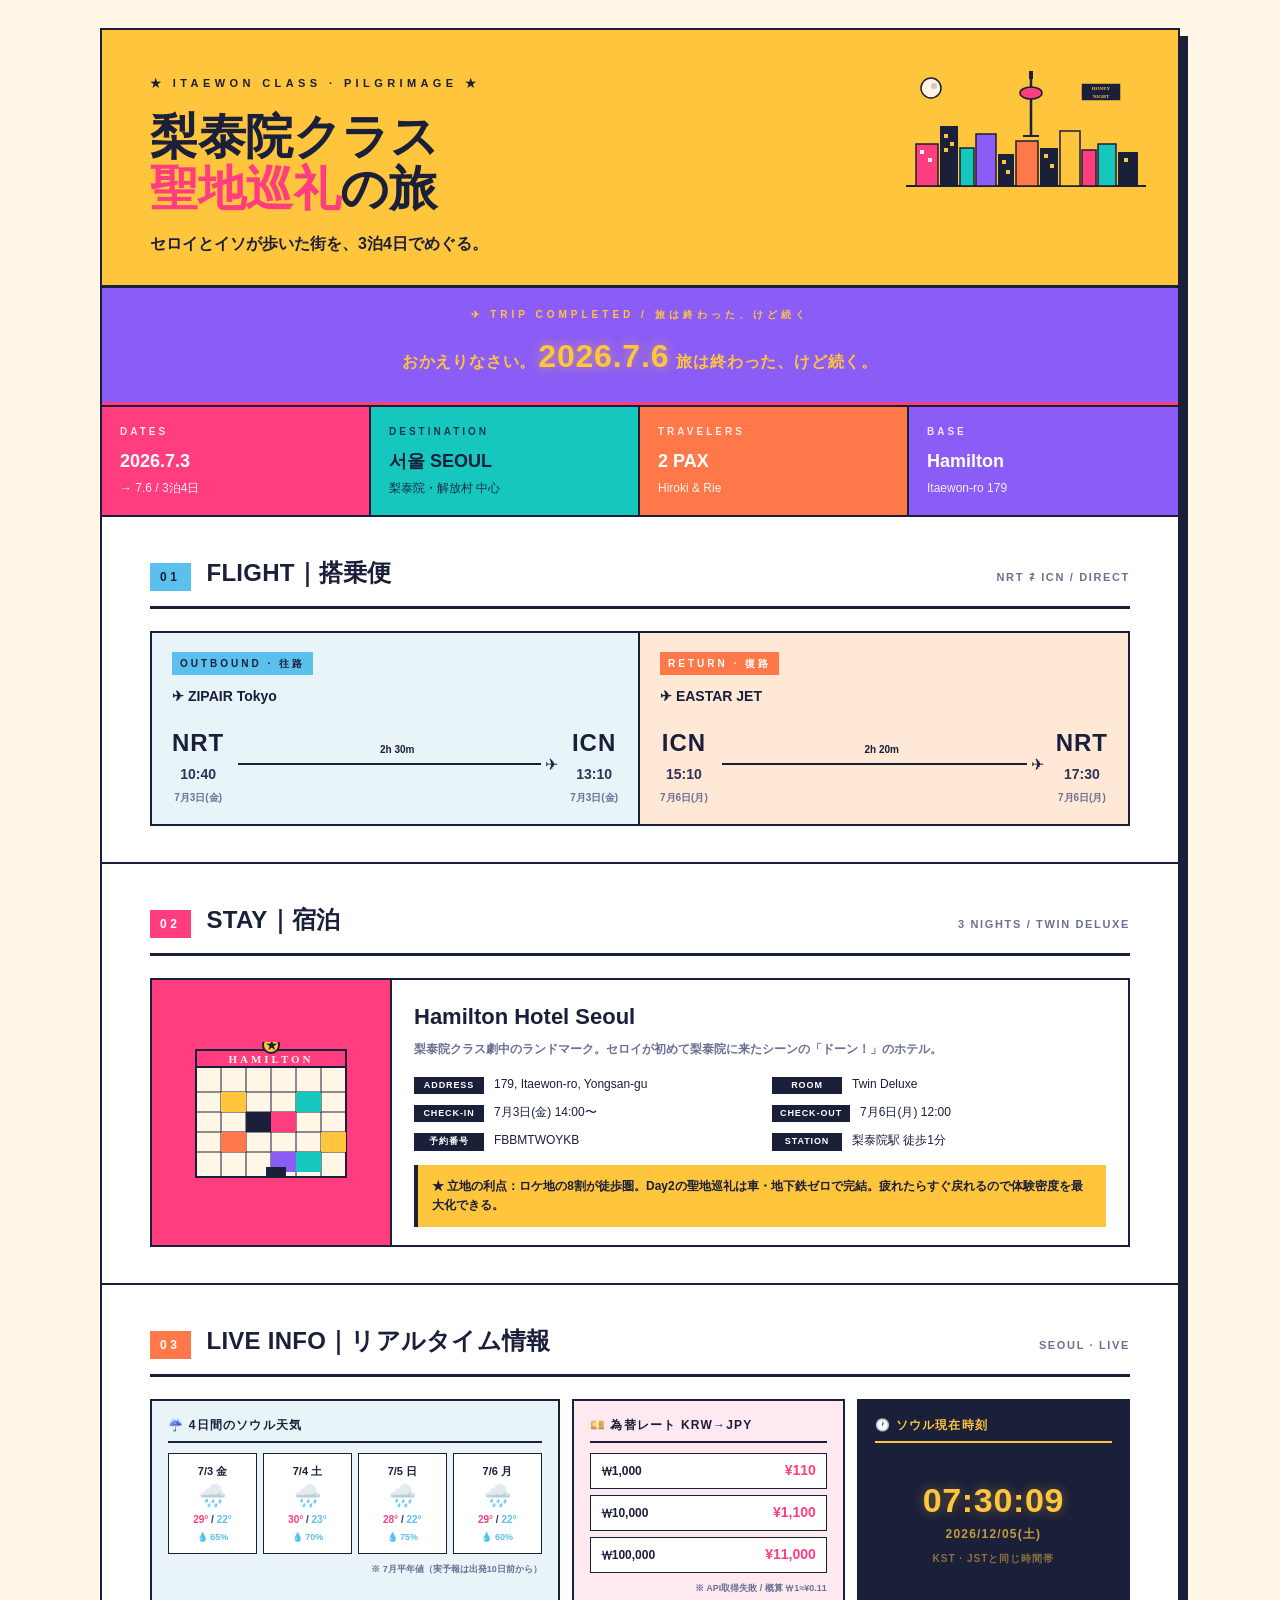
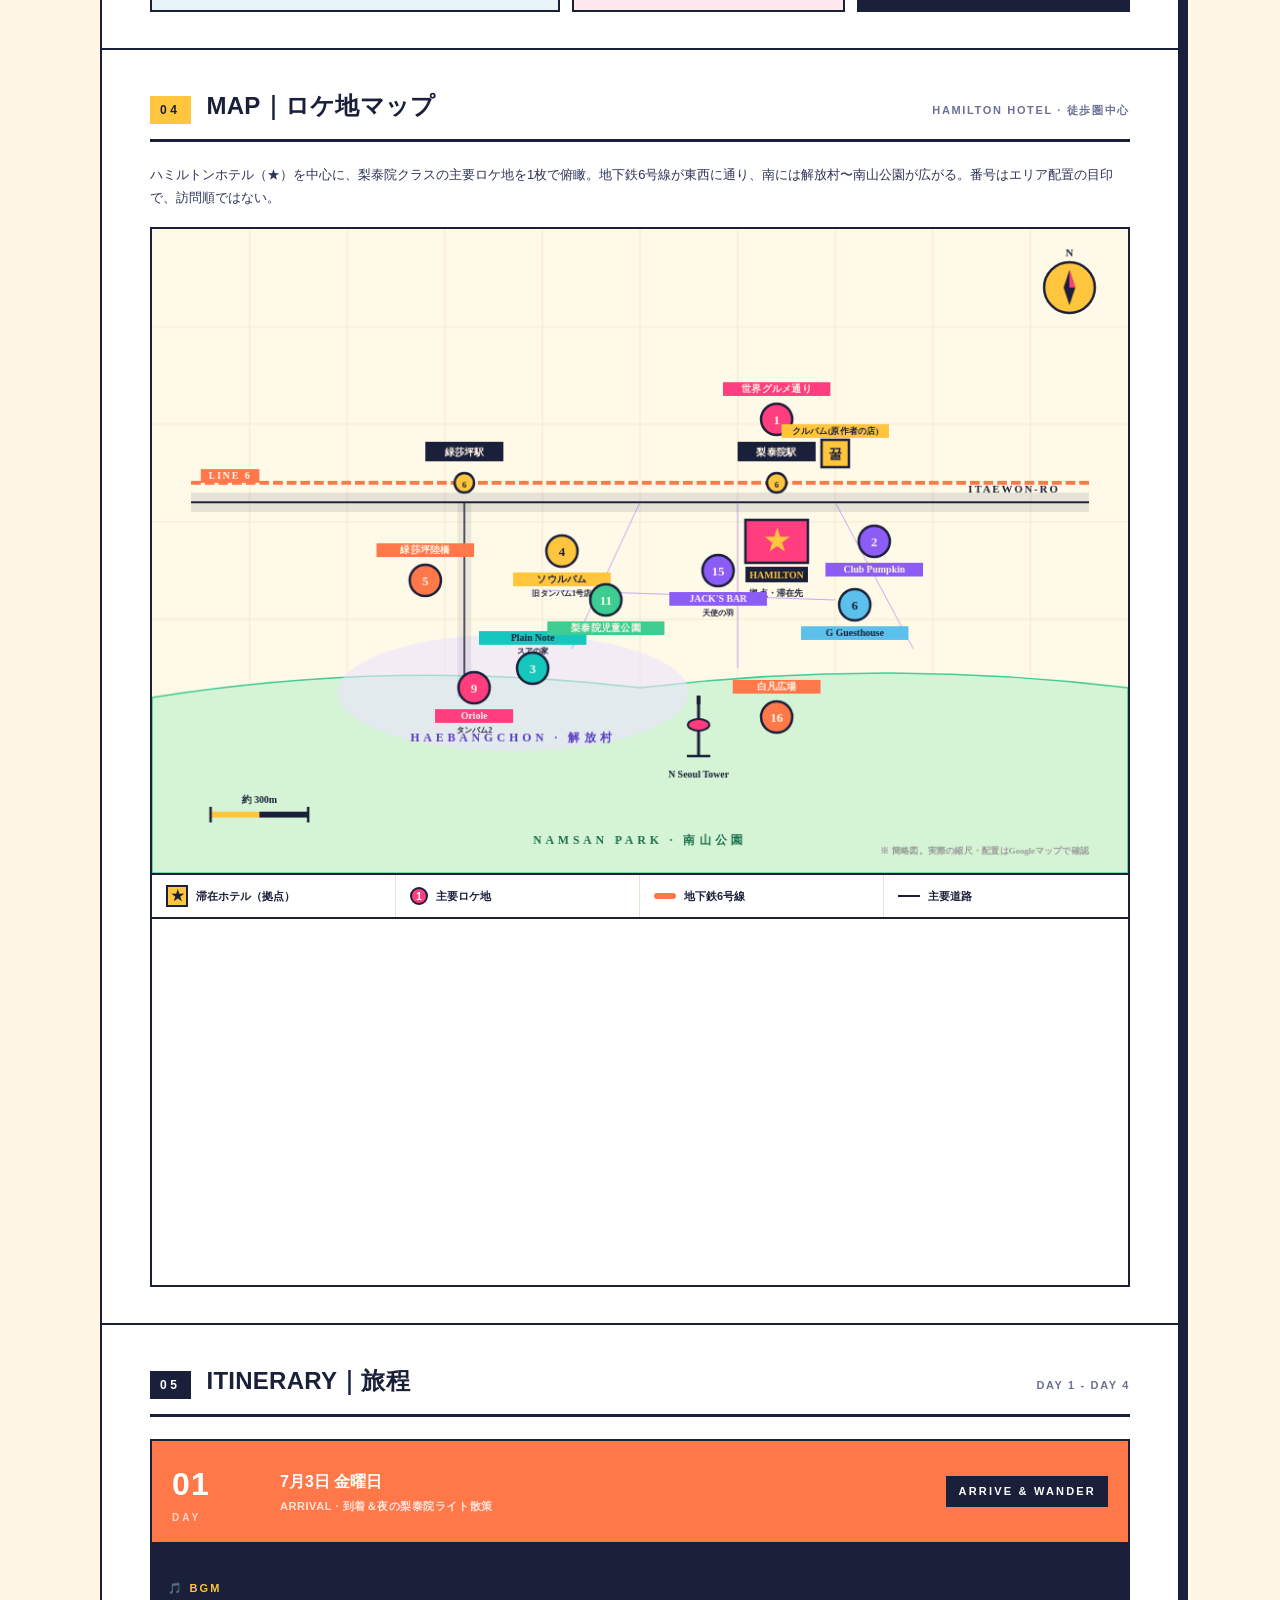
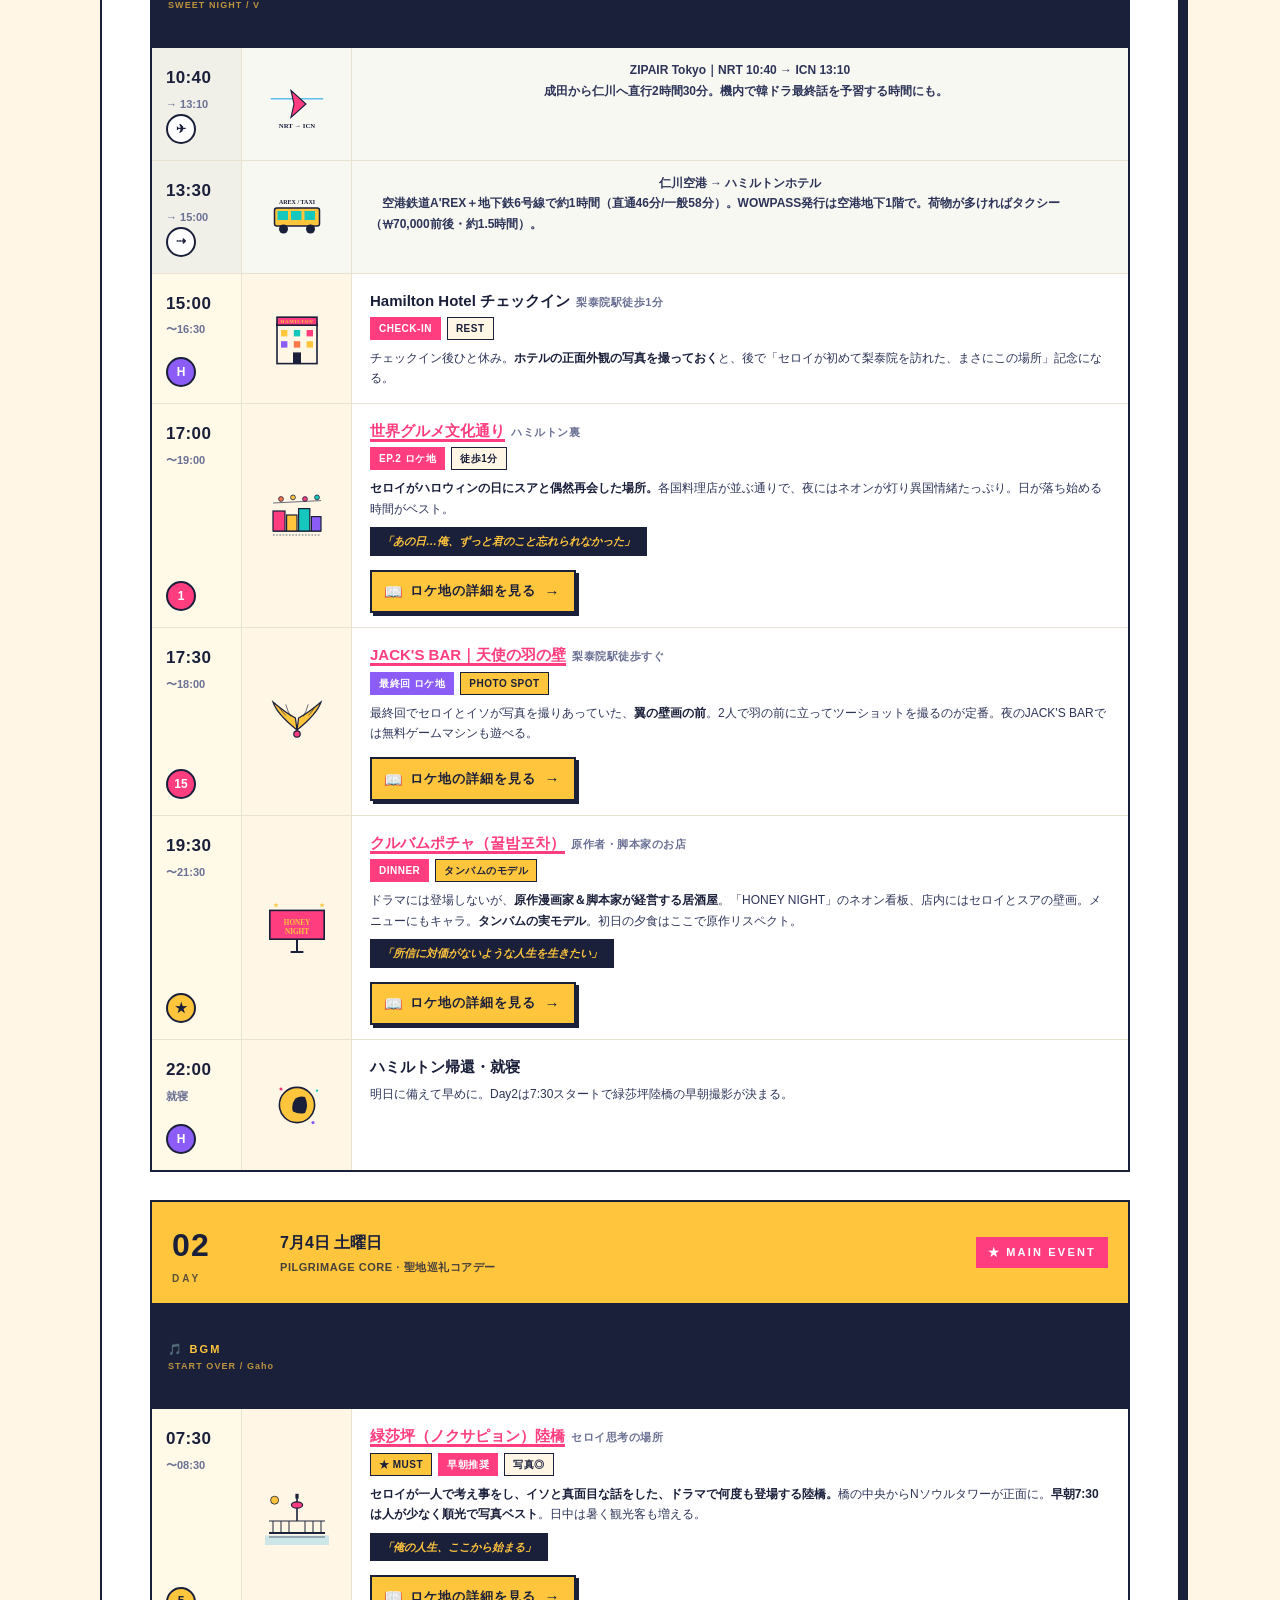
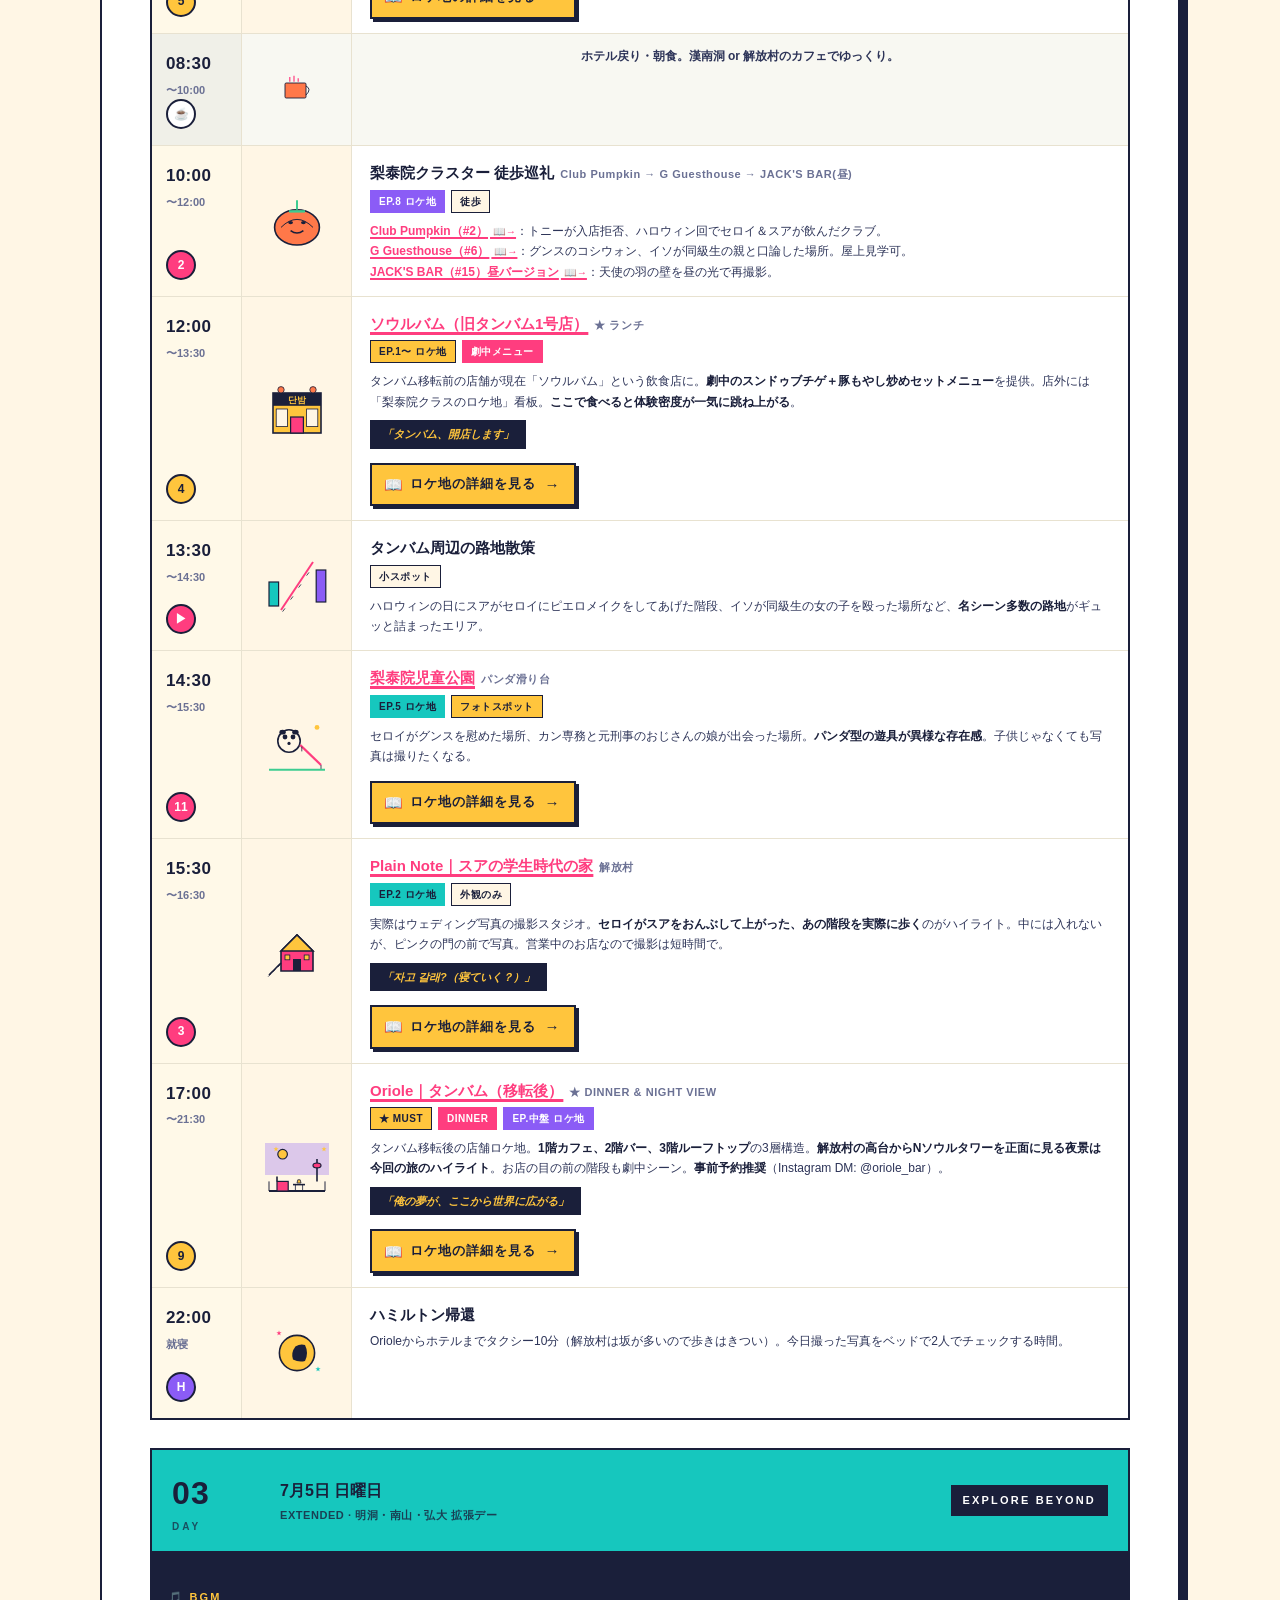
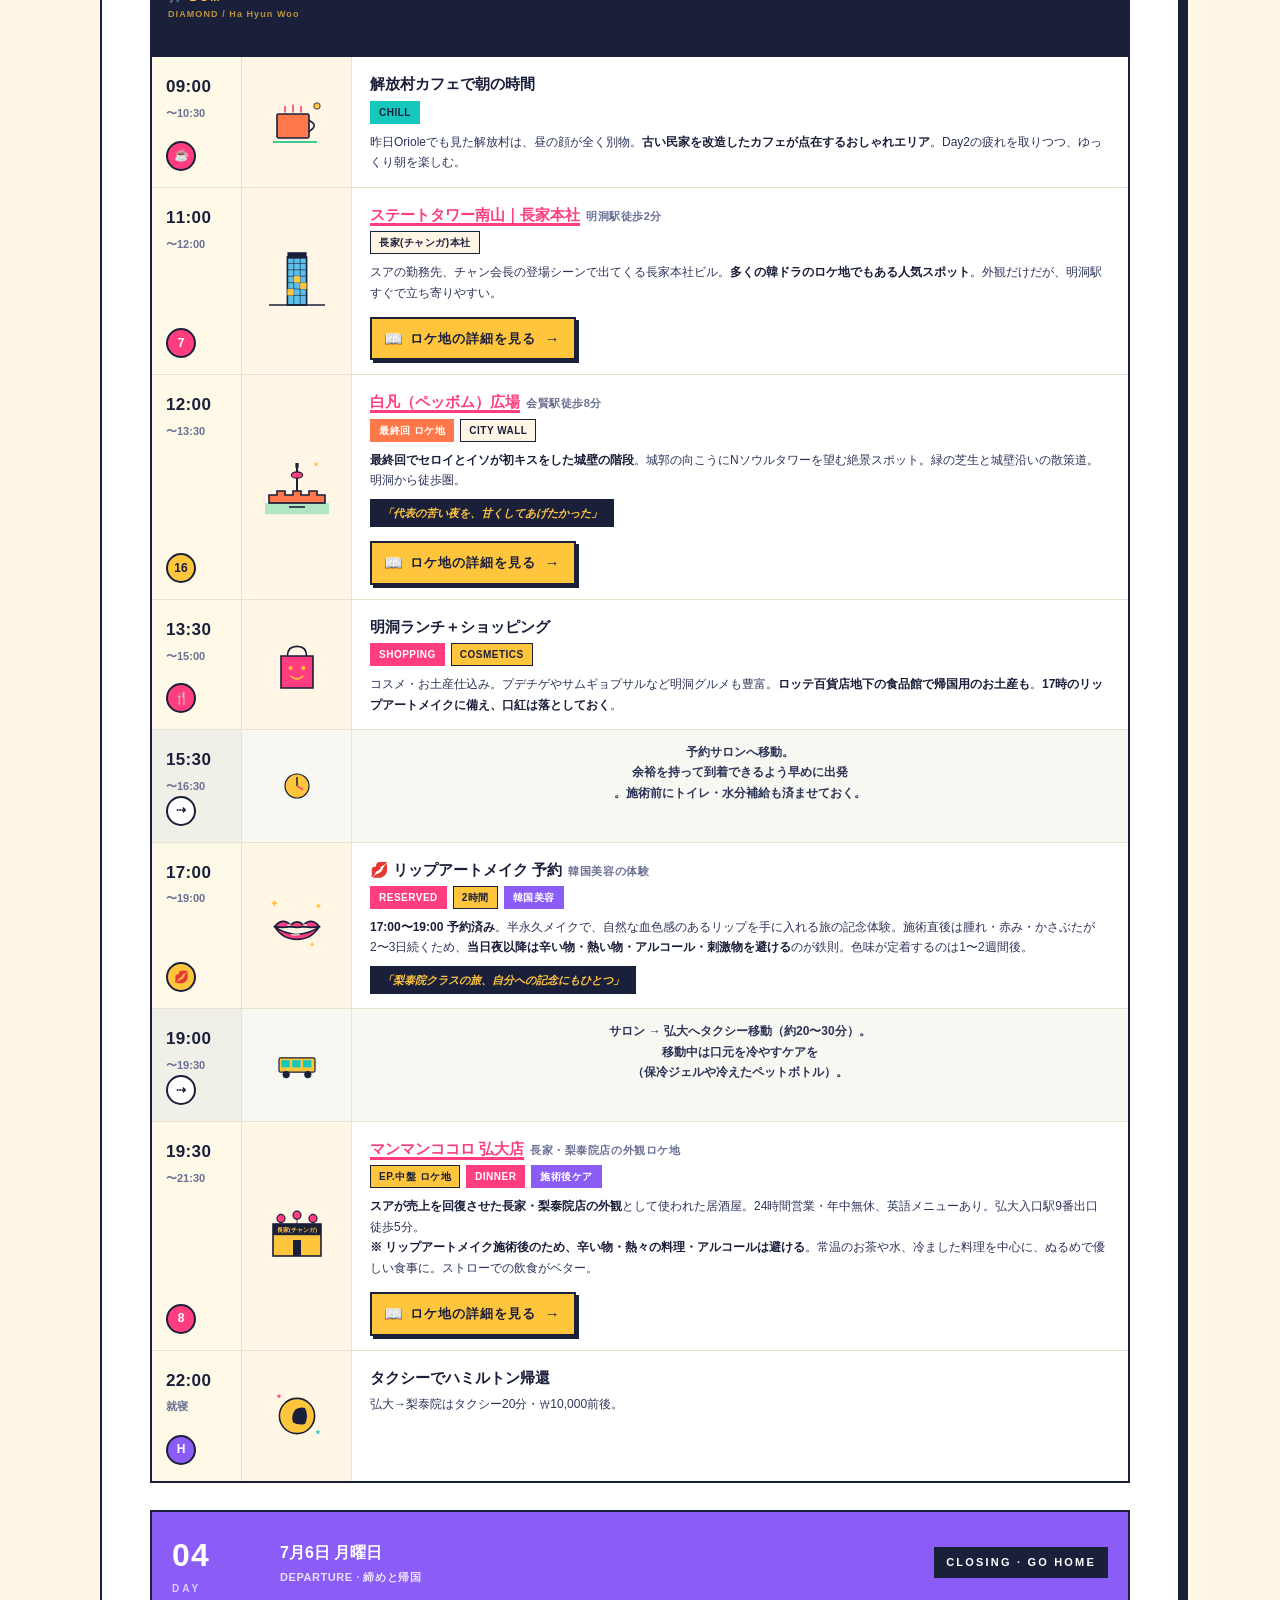
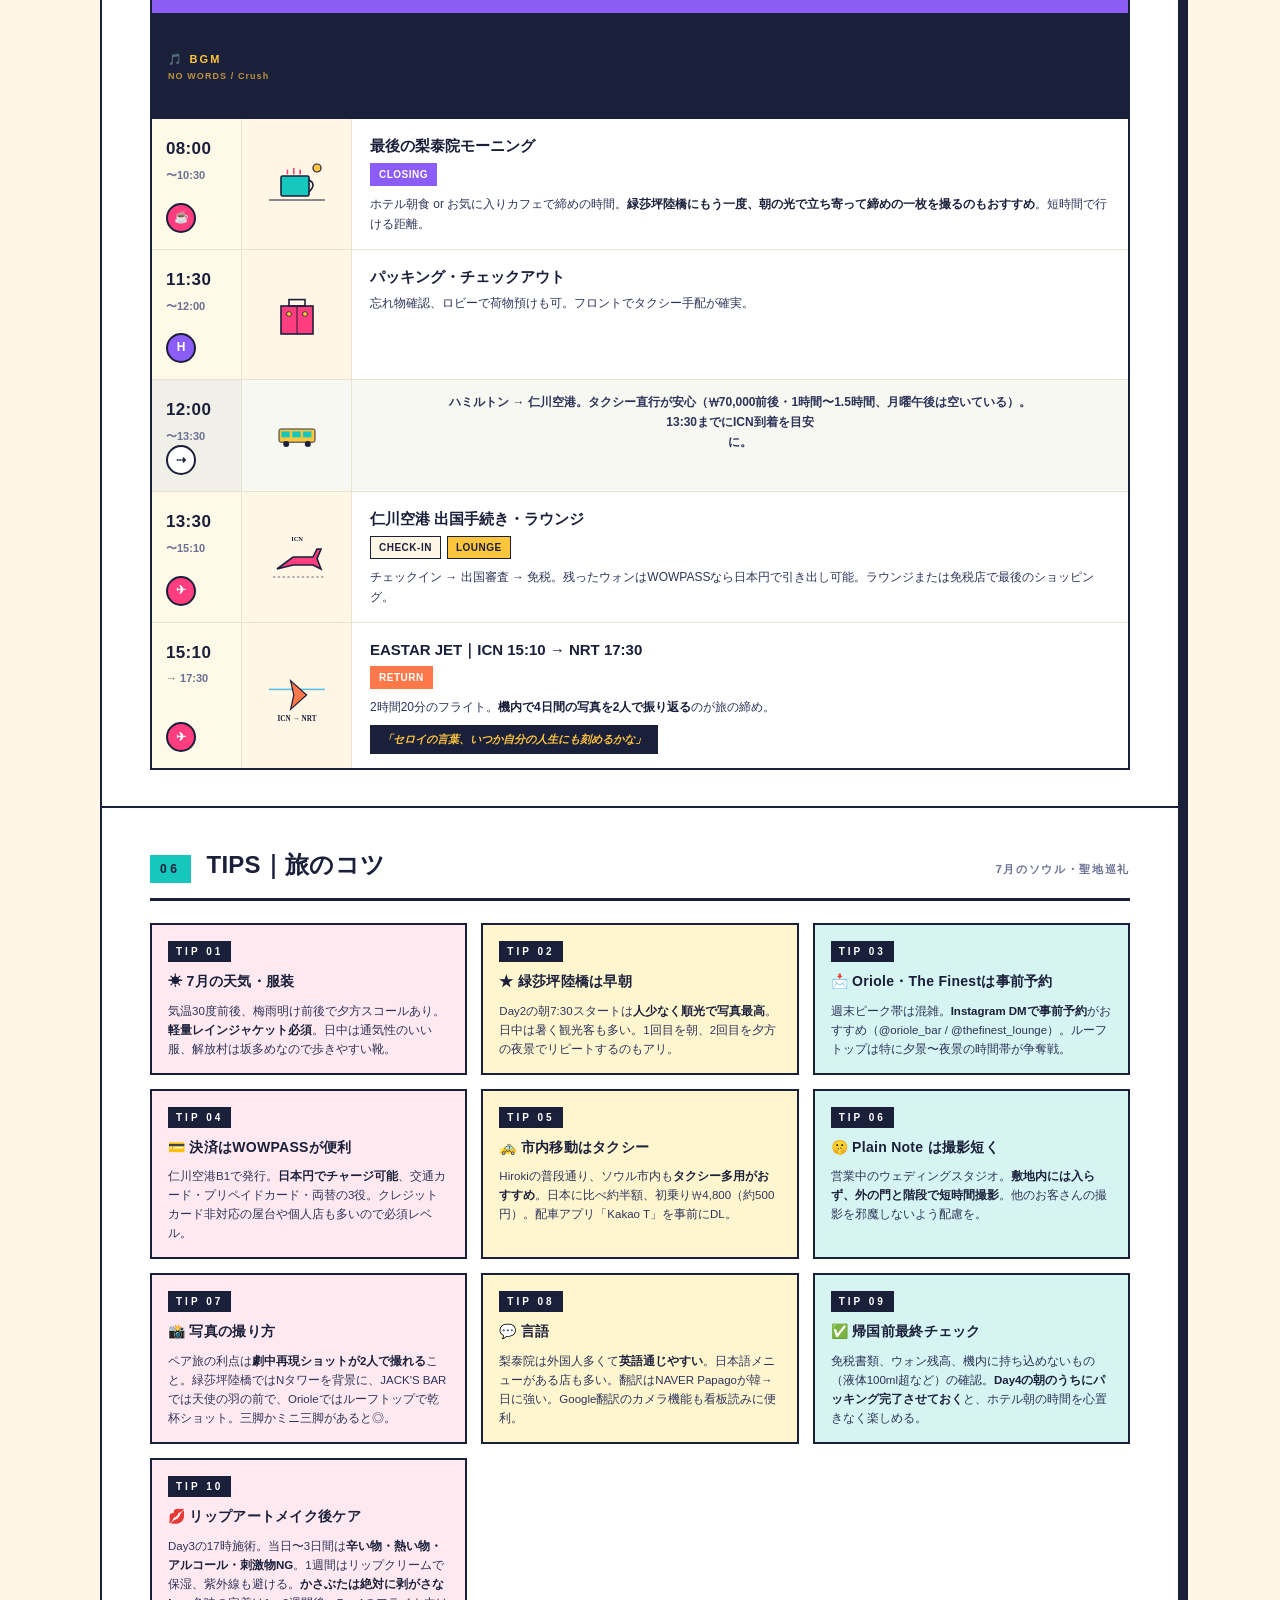
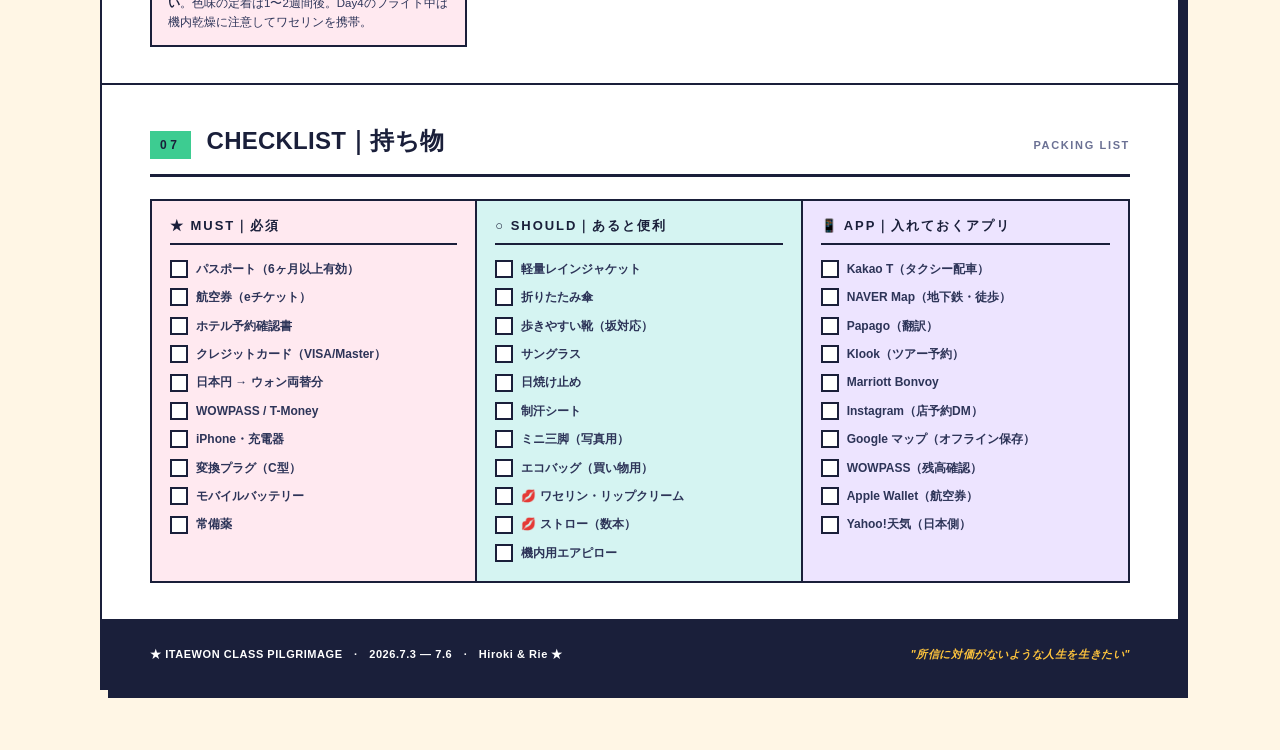
<file: index.html>
<!DOCTYPE html>
<html lang="ja">
<head>
<meta charset="UTF-8">
<meta name="viewport" content="width=device-width, initial-scale=1.0">
<meta name="robots" content="noindex, nofollow">
<title>梨泰院クラス 聖地巡礼 旅のしおり｜2026.7.3-7.6</title>

<!-- PWA / iOS Home Screen -->
<link rel="manifest" href="manifest.json">
<link rel="apple-touch-icon" href="apple-touch-icon.png">
<link rel="icon" type="image/png" sizes="192x192" href="icon-192.png">
<link rel="icon" type="image/png" sizes="512x512" href="icon-512.png">
<meta name="theme-color" content="#FFC53D">
<meta name="apple-mobile-web-app-capable" content="yes">
<meta name="apple-mobile-web-app-status-bar-style" content="black-translucent">
<meta name="apple-mobile-web-app-title" content="梨泰院旅">
<style>
  :root {
    /* Vibrant flat palette - Itaewon neon inspired */
    --cream: #FFF6E5;
    --paper: #FFFFFF;
    --ink: #1A1F3A;
    --ink-2: #2D3458;
    --muted: #6B7194;

    --pink: #FF3D7F;      /* HONEY NIGHT neon pink */
    --yellow: #FFC53D;    /* HONEY NIGHT yellow */
    --mint: #16C7BE;      /* Cool exploration */
    --purple: #8B5CF6;    /* Night mystery */
    --coral: #FF7849;     /* Sunset arrival */
    --navy: #1A1F3A;      /* Deep night */
    --sky: #5BC0EB;       /* Daytime */
    --leaf: #3DCC91;      /* Tasks/checklist */

    --line: #1A1F3A;
    --line-soft: #E8E2D0;
  }

  * { box-sizing: border-box; margin: 0; padding: 0; }

  html, body {
    background: var(--cream);
    color: var(--ink);
    font-family: "Meiryo UI", "メイリオ", Meiryo, "Hiragino Kaku Gothic ProN", sans-serif;
    font-size: 14px;
    line-height: 1.7;
    -webkit-font-smoothing: antialiased;
  }

  body {
    padding: 28px 20px 60px;
  }

  .page {
    max-width: 1080px;
    margin: 0 auto;
    background: var(--paper);
    border: 2px solid var(--navy);
    padding: 0;
    box-shadow: 8px 8px 0 var(--navy);
  }

  /* ===== Cover ===== */
  .cover {
    padding: 44px 48px 0;
    border-bottom: 2px solid var(--navy);
    position: relative;
    background: var(--yellow);
  }
  .cover-eyebrow {
    font-size: 11px;
    letter-spacing: 0.4em;
    color: var(--navy);
    margin-bottom: 18px;
    font-weight: 700;
  }
  .cover-title {
    font-size: 48px;
    font-weight: 900;
    letter-spacing: -0.01em;
    line-height: 1.1;
    margin-bottom: 14px;
    color: var(--navy);
  }
  .cover-title em {
    font-style: normal;
    color: var(--pink);
  }
  .cover-sub {
    font-size: 16px;
    color: var(--navy);
    margin-bottom: 28px;
    font-weight: 700;
  }
  .cover-meta {
    display: grid;
    grid-template-columns: repeat(4, 1fr);
    gap: 0;
    border-top: 2px solid var(--navy);
    margin: 0 -48px;
  }
  .cover-meta > div {
    padding: 16px 18px 16px;
    border-right: 2px solid var(--navy);
    background: var(--paper);
  }
  .cover-meta > div:nth-child(1) { background: var(--pink); color: var(--paper); }
  .cover-meta > div:nth-child(2) { background: var(--mint); color: var(--navy); }
  .cover-meta > div:nth-child(3) { background: var(--coral); color: var(--paper); }
  .cover-meta > div:nth-child(4) { background: var(--purple); color: var(--paper); }
  .cover-meta > div:last-child { border-right: none; }
  .cover-meta .lbl {
    font-size: 10px;
    letter-spacing: 0.3em;
    opacity: 0.85;
    margin-bottom: 6px;
    font-weight: 700;
  }
  .cover-meta .val {
    font-size: 18px;
    font-weight: 900;
  }
  .cover-meta .val small {
    font-size: 12px;
    font-weight: 400;
    opacity: 0.9;
    display: block;
    margin-top: 2px;
  }

  .cover-illust {
    position: absolute;
    right: 32px;
    top: 36px;
    width: 240px;
    height: 130px;
  }

  /* ===== Section ===== */
  .section {
    padding: 36px 48px;
    border-bottom: 2px solid var(--navy);
  }
  .section:last-child { border-bottom: none; }
  .section-head {
    display: flex;
    align-items: baseline;
    gap: 16px;
    margin-bottom: 22px;
    padding-bottom: 12px;
    border-bottom: 3px solid var(--navy);
    position: relative;
  }
  .section-num {
    font-size: 12px;
    letter-spacing: 0.3em;
    color: var(--paper);
    background: var(--navy);
    padding: 4px 10px;
    font-weight: 700;
  }
  .section-title {
    font-size: 24px;
    font-weight: 900;
    letter-spacing: 0.01em;
    color: var(--navy);
  }
  .section-sub {
    margin-left: auto;
    font-size: 11px;
    color: var(--muted);
    letter-spacing: 0.15em;
    font-weight: 700;
  }

  /* Section variants */
  .section.s-flight .section-num { background: var(--sky); color: var(--navy); }
  .section.s-stay .section-num { background: var(--pink); }
  .section.s-map .section-num { background: var(--yellow); color: var(--navy); }
  .section.s-tips .section-num { background: var(--mint); color: var(--navy); }
  .section.s-list .section-num { background: var(--leaf); color: var(--navy); }

  /* ===== Flight ===== */
  .flight {
    display: grid;
    grid-template-columns: 1fr 1fr;
    gap: 0;
    border: 2px solid var(--navy);
  }
  .flight-leg {
    padding: 18px 20px;
    border-right: 2px solid var(--navy);
    background: var(--paper);
  }
  .flight-leg:nth-child(1) { background: #E8F4F8; }
  .flight-leg:nth-child(2) { background: #FFE8D6; }
  .flight-leg:last-child { border-right: none; }
  .flight-leg .way {
    font-size: 10px;
    letter-spacing: 0.3em;
    color: var(--paper);
    margin-bottom: 10px;
    background: var(--navy);
    padding: 3px 8px;
    display: inline-block;
    font-weight: 700;
  }
  .flight-leg:nth-child(1) .way { background: var(--sky); color: var(--navy); }
  .flight-leg:nth-child(2) .way { background: var(--coral); }
  .flight-leg .carrier {
    font-weight: 900;
    font-size: 14px;
    margin-bottom: 14px;
    color: var(--navy);
  }
  .flight-route {
    display: flex;
    align-items: center;
    gap: 14px;
  }
  .flight-route .ap { text-align: center; }
  .flight-route .ap .iata {
    font-size: 24px;
    font-weight: 900;
    letter-spacing: 0.04em;
    color: var(--navy);
  }
  .flight-route .ap .time {
    font-size: 14px;
    color: var(--ink-2);
    font-weight: 700;
  }
  .flight-route .ap .date {
    font-size: 10px;
    color: var(--muted);
    margin-top: 2px;
    font-weight: 700;
  }
  .flight-route .arrow {
    flex: 1;
    height: 2px;
    background: var(--navy);
    position: relative;
  }
  .flight-route .arrow::after {
    content: "✈";
    position: absolute;
    top: -12px;
    right: -6px;
    font-size: 16px;
    background: inherit;
    padding: 0 4px;
    color: var(--navy);
  }
  .flight-leg:nth-child(1) .flight-route .arrow::after { background: #E8F4F8; }
  .flight-leg:nth-child(2) .flight-route .arrow::after { background: #FFE8D6; }
  .flight-route .arrow .duration {
    position: absolute;
    top: -22px;
    left: 50%;
    transform: translateX(-50%);
    font-size: 10px;
    color: var(--navy);
    padding: 0 6px;
    font-weight: 700;
    background: inherit;
  }
  .flight-leg:nth-child(1) .flight-route .arrow .duration { background: #E8F4F8; }
  .flight-leg:nth-child(2) .flight-route .arrow .duration { background: #FFE8D6; }

  /* ===== Hotel ===== */
  .hotel {
    display: grid;
    grid-template-columns: 240px 1fr;
    gap: 0;
    border: 2px solid var(--navy);
  }
  .hotel-illust {
    border-right: 2px solid var(--navy);
    background: var(--pink);
    display: flex;
    align-items: center;
    justify-content: center;
    padding: 16px;
  }
  .hotel-body {
    padding: 18px 22px;
    background: var(--paper);
  }
  .hotel-name {
    font-size: 22px;
    font-weight: 900;
    margin-bottom: 4px;
    color: var(--navy);
  }
  .hotel-sub {
    font-size: 12px;
    color: var(--muted);
    margin-bottom: 14px;
    font-weight: 700;
  }
  .hotel-meta {
    display: grid;
    grid-template-columns: repeat(2, 1fr);
    gap: 8px 24px;
    font-size: 12px;
  }
  .hotel-meta .row {
    display: flex;
    gap: 10px;
    align-items: baseline;
  }
  .hotel-meta .row .k {
    color: var(--paper);
    background: var(--navy);
    padding: 1px 8px;
    font-size: 9px;
    letter-spacing: 0.1em;
    font-weight: 700;
    min-width: 70px;
    text-align: center;
  }
  .hotel-note {
    margin-top: 14px;
    padding: 12px 14px;
    background: var(--yellow);
    font-size: 12px;
    color: var(--navy);
    line-height: 1.6;
    border-left: 4px solid var(--navy);
    font-weight: 700;
  }

  /* ===== Map ===== */
  .map-wrap {
    border: 2px solid var(--navy);
    background: var(--paper);
  }
  .map-svg {
    display: block;
    width: 100%;
    height: auto;
    background: #FFF9E8;
  }
  .map-legend {
    display: grid;
    grid-template-columns: repeat(4, 1fr);
    border-top: 2px solid var(--navy);
    font-size: 11px;
    font-weight: 700;
  }
  .map-legend > div {
    padding: 10px 14px;
    border-right: 1px solid var(--line-soft);
    display: flex;
    align-items: center;
    gap: 8px;
    color: var(--navy);
  }
  .map-legend > div:last-child { border-right: none; }
  .legend-dot {
    width: 18px;
    height: 18px;
    border-radius: 50%;
    background: var(--pink);
    color: white;
    display: flex;
    align-items: center;
    justify-content: center;
    font-size: 10px;
    font-weight: 700;
    flex-shrink: 0;
    border: 2px solid var(--navy);
  }
  .legend-star {
    width: 22px;
    height: 22px;
    background: var(--yellow);
    color: var(--navy);
    display: flex;
    align-items: center;
    justify-content: center;
    font-size: 13px;
    flex-shrink: 0;
    border: 2px solid var(--navy);
    font-weight: 900;
  }

  /* ===== Day ===== */
  .day {
    margin-bottom: 28px;
  }
  .day:last-child { margin-bottom: 0; }
  .day-head {
    display: grid;
    grid-template-columns: 90px 1fr auto;
    gap: 18px;
    align-items: center;
    padding: 16px 20px;
    color: var(--navy);
    border: 2px solid var(--navy);
  }
  .day-1 .day-head { background: var(--coral); color: var(--paper); }
  .day-2 .day-head { background: var(--yellow); color: var(--navy); }
  .day-3 .day-head { background: var(--mint); color: var(--navy); }
  .day-4 .day-head { background: var(--purple); color: var(--paper); }

  .day-head .num {
    font-size: 32px;
    font-weight: 900;
    letter-spacing: 0.04em;
  }
  .day-head .num small {
    display: block;
    font-size: 10px;
    letter-spacing: 0.3em;
    font-weight: 700;
    opacity: 0.7;
    margin-top: -2px;
  }
  .day-head .date {
    font-size: 16px;
    font-weight: 900;
  }
  .day-head .date small {
    display: block;
    font-size: 11px;
    font-weight: 700;
    opacity: 0.8;
    margin-top: 2px;
    letter-spacing: 0.05em;
  }
  .day-head .theme {
    text-align: right;
    font-size: 11px;
    letter-spacing: 0.2em;
    font-weight: 900;
    background: var(--navy);
    color: var(--paper);
    padding: 6px 12px;
  }
  .day-2 .day-head .theme { background: var(--pink); }

  /* Timeline */
  .timeline {
    border: 2px solid var(--navy);
    border-top: none;
    background: var(--paper);
  }
  .stop {
    display: grid;
    grid-template-columns: 90px 110px 1fr;
    gap: 0;
    border-bottom: 1px solid var(--line-soft);
    min-height: 130px;
  }
  .stop:last-child { border-bottom: none; }
  .stop-time {
    padding: 16px 14px;
    border-right: 1px solid var(--line-soft);
    background: #FFF9E8;
    display: flex;
    flex-direction: column;
    align-items: flex-start;
  }
  .stop-time .t {
    font-size: 17px;
    font-weight: 900;
    letter-spacing: 0.02em;
    color: var(--navy);
  }
  .stop-time .end {
    font-size: 11px;
    color: var(--muted);
    margin-top: 2px;
    font-weight: 700;
  }
  .stop-time .marker {
    margin-top: auto;
    width: 30px;
    height: 30px;
    border-radius: 50%;
    background: var(--pink);
    color: white;
    display: flex;
    align-items: center;
    justify-content: center;
    font-size: 12px;
    font-weight: 900;
    border: 2px solid var(--navy);
  }
  .stop-time .marker.must { background: var(--yellow); color: var(--navy); }
  .stop-time .marker.travel {
    background: var(--paper);
    color: var(--navy);
    border: 2px solid var(--navy);
  }
  .stop-time .marker.hotel { background: var(--purple); }
  .stop-icon {
    border-right: 1px solid var(--line-soft);
    background: var(--cream);
    display: flex;
    align-items: center;
    justify-content: center;
    padding: 12px;
  }
  .stop-body {
    padding: 14px 18px 14px;
    display: flex;
    flex-direction: column;
    align-items: flex-start;
  }
  .stop-body > .stop-name,
  .stop-body > .stop-tags,
  .stop-body > .stop-desc { align-self: stretch; }
  .stop-name {
    font-size: 15px;
    font-weight: 900;
    margin-bottom: 4px;
    color: var(--navy);
  }
  .stop-name small {
    font-weight: 700;
    color: var(--muted);
    font-size: 11px;
    margin-left: 6px;
    letter-spacing: 0.05em;
  }
  .stop-name a {
    color: var(--pink);
    text-decoration: underline;
    text-decoration-thickness: 2.5px;
    text-decoration-color: var(--pink);
    text-underline-offset: 3px;
    padding-bottom: 1px;
    transition: all 0.2s;
  }
  .stop-name a:hover {
    color: var(--navy);
    text-decoration-color: var(--yellow);
    background: var(--yellow);
  }
  /* Spot detail CTA button - prominent, distinct from tags */
  a.spot-cta-btn {
    order: 99;
    align-self: flex-start;
    display: inline-flex;
    align-items: center;
    gap: 6px;
    margin-top: 14px;
    background: var(--yellow);
    color: var(--navy);
    border: 2px solid var(--navy);
    font-size: 13px;
    font-weight: 900;
    letter-spacing: 0.08em;
    padding: 7px 14px 7px 12px;
    text-decoration: none;
    box-shadow: 3px 3px 0 var(--navy);
    transition: transform 0.12s, box-shadow 0.12s, background 0.15s, color 0.15s;
  }
  a.spot-cta-btn::before {
    content: "📖";
    font-size: 15px;
    line-height: 1;
  }
  a.spot-cta-btn::after {
    content: "→";
    font-size: 15px;
    font-weight: 900;
    margin-left: 2px;
    transition: transform 0.15s;
  }
  a.spot-cta-btn:hover {
    background: var(--pink);
    color: var(--paper);
    transform: translate(-1px, -1px);
    box-shadow: 4px 4px 0 var(--navy);
  }
  a.spot-cta-btn:hover::after {
    transform: translateX(3px);
  }
  a.spot-cta-btn:active {
    transform: translate(1px, 1px);
    box-shadow: 1px 1px 0 var(--navy);
  }
  /* inline spot links in description */
  .stop-desc a.spot-link {
    color: var(--pink);
    font-weight: 900;
    text-decoration: underline;
    text-decoration-thickness: 2px;
    text-decoration-color: var(--pink);
    text-underline-offset: 2px;
    transition: all 0.2s;
  }
  .stop-desc a.spot-link::after {
    content: " 📖→";
    font-size: 0.85em;
    margin-left: 2px;
  }
  .stop-desc a.spot-link:hover {
    color: var(--navy);
    background: var(--yellow);
  }
  .stop-tags {
    display: flex;
    gap: 6px;
    margin-bottom: 8px;
    flex-wrap: wrap;
  }
  .tag {
    font-size: 10px;
    padding: 2px 8px;
    background: var(--cream);
    color: var(--navy);
    border: 1.5px solid var(--navy);
    letter-spacing: 0.05em;
    font-weight: 700;
  }
  .tag.pink { background: var(--pink); color: white; border-color: var(--pink); }
  .tag.yellow { background: var(--yellow); color: var(--navy); border-color: var(--navy); }
  .tag.mint { background: var(--mint); color: var(--navy); border-color: var(--mint); }
  .tag.purple { background: var(--purple); color: white; border-color: var(--purple); }
  .tag.coral { background: var(--coral); color: white; border-color: var(--coral); }
  .stop-desc {
    font-size: 12px;
    color: var(--ink-2);
    line-height: 1.7;
  }
  .stop-desc strong { font-weight: 900; color: var(--navy); }
  .stop-quote {
    margin-top: 8px;
    padding: 6px 12px;
    background: var(--navy);
    color: var(--yellow);
    font-size: 11px;
    line-height: 1.5;
    font-style: italic;
    font-weight: 700;
    display: inline-block;
  }

  /* Travel row (transit between stops) */
  .stop.travel {
    min-height: 60px;
    background: #F8F8F2;
  }
  .stop.travel .stop-icon { background: #F8F8F2; }
  .stop.travel .stop-time { background: #F0F0E8; }
  .stop.travel .stop-body { padding: 12px 18px; font-size: 12px; color: var(--ink-2); display: flex; align-items: center; font-weight: 700; }

  /* ===== Tips Grid ===== */
  .grid-3 {
    display: grid;
    grid-template-columns: repeat(3, 1fr);
    gap: 14px;
  }
  .tip {
    border: 2px solid var(--navy);
    padding: 14px 16px;
    background: var(--paper);
  }
  .tip:nth-child(3n+1) { background: #FFE9F0; }
  .tip:nth-child(3n+2) { background: #FFF6D0; }
  .tip:nth-child(3n+3) { background: #D5F4F2; }
  .tip h4 {
    font-size: 14px;
    margin-bottom: 8px;
    letter-spacing: 0.02em;
    color: var(--navy);
    font-weight: 900;
  }
  .tip p {
    font-size: 11.5px;
    color: var(--ink-2);
    line-height: 1.65;
    font-weight: 500;
  }
  .tip p strong { color: var(--navy); font-weight: 900; }
  .tip .tip-num {
    font-size: 10px;
    letter-spacing: 0.3em;
    color: var(--paper);
    background: var(--navy);
    padding: 2px 8px;
    display: inline-block;
    margin-bottom: 8px;
    font-weight: 700;
  }

  /* ===== Checklist ===== */
  .checklist {
    display: grid;
    grid-template-columns: repeat(3, 1fr);
    gap: 0;
    border: 2px solid var(--navy);
  }
  .checklist .col {
    padding: 14px 18px;
    border-right: 2px solid var(--navy);
  }
  .checklist .col:nth-child(1) { background: #FFE9F0; }
  .checklist .col:nth-child(2) { background: #D5F4F2; }
  .checklist .col:nth-child(3) { background: #EDE4FF; }
  .checklist .col:last-child { border-right: none; }
  .checklist h4 {
    font-size: 13px;
    letter-spacing: 0.15em;
    margin-bottom: 10px;
    padding-bottom: 6px;
    border-bottom: 2px solid var(--navy);
    color: var(--navy);
    font-weight: 900;
  }
  .checklist ul {
    list-style: none;
    font-size: 12px;
  }
  .checklist li {
    padding: 4px 0;
    display: flex;
    align-items: center;
    gap: 8px;
    color: var(--ink-2);
    font-weight: 700;
  }
  .checklist li::before {
    content: "";
    width: 14px;
    height: 14px;
    border: 2px solid var(--navy);
    flex-shrink: 0;
    background: var(--paper);
  }

  /* ===== Footer ===== */
  .footer {
    padding: 24px 48px;
    background: var(--navy);
    color: var(--paper);
    font-size: 11px;
    letter-spacing: 0.05em;
    display: flex;
    justify-content: space-between;
    align-items: center;
    font-weight: 700;
  }
  .footer .quote {
    font-style: italic;
    color: var(--yellow);
  }

  /* ===== Misc ===== */
  .lead {
    font-size: 13px;
    color: var(--ink-2);
    margin-bottom: 18px;
    line-height: 1.75;
    font-weight: 500;
  }

  .gmap-embed {
    width: 100%;
    height: 360px;
    border: none;
    border-top: 2px solid var(--navy);
  }

  /* Responsive */
  @media (max-width: 900px) {
    .section, .cover { padding: 28px 22px; }
    .cover-illust { display: none; }
    .cover-title { font-size: 32px; }
    .cover-meta { grid-template-columns: repeat(2, 1fr); margin: 0 -22px; }
    .cover-meta > div { border-bottom: 2px solid var(--navy); }
    .flight { grid-template-columns: 1fr; }
    .flight-leg { border-right: none; border-bottom: 2px solid var(--navy); }
    .flight-leg:last-child { border-bottom: none; }
    .hotel { grid-template-columns: 1fr; }
    .hotel-illust { border-right: none; border-bottom: 2px solid var(--navy); }
    .stop { grid-template-columns: 70px 80px 1fr; }
    .stop-time { padding: 12px 8px; }
    .stop-time .t { font-size: 13px; }
    .grid-3, .checklist, .map-legend { grid-template-columns: 1fr 1fr; }
    .map-legend > div { border-bottom: 1px solid var(--line-soft); }
  }
  @media (max-width: 600px) {
    .stop { grid-template-columns: 60px 1fr; }
    .stop-icon { display: none; }
    .grid-3, .checklist { grid-template-columns: 1fr; }
    .footer { flex-direction: column; gap: 8px; text-align: center; }
  }

  /* ===== Animations (intro + glow) ===== */
  @keyframes coverFadeIn {
    from { opacity: 0; transform: translateY(-24px); }
    to { opacity: 1; transform: translateY(0); }
  }
  @keyframes coverFadeUp {
    from { opacity: 0; transform: translateY(24px); }
    to { opacity: 1; transform: translateY(0); }
  }
  @keyframes windowBlink {
    0%, 88%, 100% { opacity: 1; }
    91% { opacity: 0.2; }
    94% { opacity: 1; }
    97% { opacity: 0.4; }
  }
  @keyframes neonPulse {
    0%, 100% { filter: drop-shadow(0 0 2px #FFC53D); }
    50% { filter: drop-shadow(0 0 10px #FFC53D) drop-shadow(0 0 14px #FF3D7F); }
  }
  @keyframes towerGlow {
    0%, 100% { filter: drop-shadow(0 0 0 #FF3D7F); }
    50% { filter: drop-shadow(0 0 10px #FF3D7F); }
  }

  .cover-eyebrow { animation: coverFadeIn 0.6s ease-out both; }
  .cover-title { animation: coverFadeIn 1.0s ease-out 0.2s both; }
  .cover-sub { animation: coverFadeIn 1.2s ease-out 0.4s both; }
  .countdown-banner { animation: coverFadeUp 1.0s ease-out 0.6s both; }
  .cover-meta > div:nth-child(1) { animation: coverFadeUp 0.8s ease-out 0.8s both; }
  .cover-meta > div:nth-child(2) { animation: coverFadeUp 0.8s ease-out 0.95s both; }
  .cover-meta > div:nth-child(3) { animation: coverFadeUp 0.8s ease-out 1.1s both; }
  .cover-meta > div:nth-child(4) { animation: coverFadeUp 0.8s ease-out 1.25s both; }

  /* SVG window flicker + neon */
  .cover-illust rect[fill="#FFC53D"] { animation: windowBlink 7s infinite; }
  .cover-illust rect[fill="#FFC53D"]:nth-of-type(odd) { animation-delay: -2s; }
  .cover-illust rect[fill="#FFC53D"]:nth-of-type(3n) { animation-delay: -4.5s; }
  .cover-illust g[transform="translate(195, 25)"] rect { animation: neonPulse 2.6s ease-in-out infinite; }
  .cover-illust g[transform="translate(125, 5)"] ellipse { animation: towerGlow 3s ease-in-out infinite; }

  /* Scroll fade-in (sections + day blocks) */
  .section, .day {
    opacity: 0;
    transform: translateY(36px);
    transition: opacity 0.7s ease-out, transform 0.7s ease-out;
    will-change: opacity, transform;
  }
  .section.in-view, .day.in-view {
    opacity: 1;
    transform: translateY(0);
  }

  /* Hover lift on day headers & subtle stop highlight */
  .day-head { transition: transform 0.2s ease-out, box-shadow 0.2s; cursor: default; }
  .day-head:hover { transform: translateY(-2px); box-shadow: 4px 4px 0 var(--navy); }
  .stop { transition: background-color 0.15s; }
  .stop:hover:not(.travel) { background-color: #FFFBF0; }

  /* ===== Countdown Banner ===== */
  .countdown-banner {
    margin: 24px -48px 0;
    padding: 18px 48px;
    background: var(--navy);
    color: var(--yellow);
    text-align: center;
    border-top: 3px solid var(--navy);
    border-bottom: 3px solid var(--pink);
  }
  .countdown-banner::before {
    content: "⏰ COUNTDOWN TO DEPARTURE";
    display: block;
    font-size: 10px;
    letter-spacing: 0.4em;
    color: var(--pink);
    margin-bottom: 6px;
    font-weight: 900;
  }
  .countdown-banner #countdown {
    font-size: 16px;
    font-weight: 900;
    letter-spacing: 0.05em;
    font-variant-numeric: tabular-nums;
  }
  .countdown-banner #countdown strong {
    color: var(--yellow);
    font-size: 32px;
    margin: 0 2px;
    text-shadow: 0 0 12px rgba(255, 197, 61, 0.6);
  }
  .countdown-banner #countdown small {
    font-size: 11px;
    color: rgba(255, 197, 61, 0.65);
    font-weight: 700;
    margin: 0 8px 0 2px;
  }
  .countdown-banner.arrived {
    background: var(--pink);
  }
  .countdown-banner.arrived::before { content: "🎉 NOW IN SEOUL / 旅行中"; color: var(--yellow); }
  .countdown-banner.ended { background: var(--purple); }
  .countdown-banner.ended::before { content: "✈ TRIP COMPLETED / 旅は終わった、けど続く"; color: var(--yellow); }

  /* ===== LIVE INFO Section ===== */
  .section.s-live .section-num { background: var(--coral); }
  .live-grid {
    display: grid;
    grid-template-columns: 1.5fr 1fr 1fr;
    gap: 12px;
  }
  .live-card {
    border: 2px solid var(--navy);
    background: var(--paper);
    padding: 14px 16px;
    display: flex;
    flex-direction: column;
  }
  .live-card.live-weather { background: #E8F4F8; }
  .live-card.live-fx { background: #FFE9F0; }
  .live-card.live-clock { background: var(--navy); color: var(--yellow); }
  .live-card h4 {
    font-size: 12px;
    margin-bottom: 10px;
    padding-bottom: 6px;
    border-bottom: 2px solid var(--navy);
    color: var(--navy);
    font-weight: 900;
    letter-spacing: 0.1em;
  }
  .live-card.live-clock h4 { color: var(--yellow); border-bottom-color: var(--yellow); }

  /* Weather days */
  .weather-days {
    display: grid;
    grid-template-columns: repeat(4, 1fr);
    gap: 6px;
  }
  .weather-day {
    background: var(--paper);
    border: 1.5px solid var(--navy);
    padding: 8px 4px;
    text-align: center;
    font-weight: 700;
  }
  .weather-day .wd-date { color: var(--navy); font-weight: 900; font-size: 11px; }
  .weather-day .wd-icon { font-size: 22px; margin: 4px 0; line-height: 1; }
  .weather-day .wd-temp { color: var(--ink-2); font-size: 10px; font-variant-numeric: tabular-nums; }
  .weather-day .wd-temp .hi { color: var(--pink); font-weight: 900; }
  .weather-day .wd-temp .lo { color: var(--sky); font-weight: 900; }
  .weather-day .wd-rain { color: var(--sky); font-size: 9px; margin-top: 2px; font-weight: 700; }
  .weather-source { font-size: 9px; color: var(--muted); margin-top: 8px; text-align: right; font-weight: 700; }

  /* FX rates */
  .fx-list { display: flex; flex-direction: column; gap: 6px; flex: 1; }
  .fx-row {
    display: flex;
    justify-content: space-between;
    align-items: baseline;
    padding: 5px 10px;
    background: var(--paper);
    border: 1.5px solid var(--navy);
    font-size: 12px;
    font-weight: 700;
  }
  .fx-row .from { color: var(--navy); }
  .fx-row .to { color: var(--pink); font-size: 14px; font-weight: 900; font-variant-numeric: tabular-nums; }
  .fx-updated { font-size: 9px; color: var(--muted); margin-top: 8px; text-align: right; font-weight: 700; }

  /* Seoul clock */
  .clock-display {
    flex: 1;
    display: flex;
    flex-direction: column;
    justify-content: center;
    align-items: center;
    text-align: center;
  }
  #seoul-clock {
    font-size: 34px;
    font-weight: 900;
    letter-spacing: 0.02em;
    font-variant-numeric: tabular-nums;
    color: var(--yellow);
    text-shadow: 0 0 12px rgba(255, 197, 61, 0.4);
    line-height: 1.1;
  }
  #seoul-date {
    font-size: 12px;
    color: rgba(255, 197, 61, 0.75);
    margin-top: 4px;
    font-weight: 700;
    letter-spacing: 0.1em;
  }
  .clock-diff {
    font-size: 10px;
    color: rgba(255, 197, 61, 0.5);
    margin-top: 6px;
    letter-spacing: 0.1em;
    font-weight: 700;
  }

  /* Live responsive */
  @media (max-width: 900px) {
    .live-grid { grid-template-columns: 1fr; }
    .countdown-banner { margin: 20px -22px 0; padding: 14px 22px; }
    .countdown-banner #countdown { font-size: 14px; }
    .countdown-banner #countdown strong { font-size: 24px; }
    #seoul-clock { font-size: 28px; }
  }

  /* Reduce motion */
  @media (prefers-reduced-motion: reduce) {
    *, *::before, *::after {
      animation-duration: 0.001s !important;
      transition-duration: 0.001s !important;
    }
    .section, .day { opacity: 1 !important; transform: none !important; }
  }

  /* ===== Day OST (Spotify embed) ===== */
  .day-ost {
    background: var(--navy);
    border-left: 2px solid var(--navy);
    border-right: 2px solid var(--navy);
    padding: 12px 16px;
    display: flex;
    align-items: center;
    gap: 16px;
  }
  .day-ost-label {
    flex-shrink: 0;
    color: var(--yellow);
    font-size: 11px;
    font-weight: 900;
    letter-spacing: 0.2em;
    line-height: 1.4;
    min-width: 78px;
  }
  .day-ost-label small {
    display: block;
    font-size: 9px;
    letter-spacing: 0.12em;
    opacity: 0.7;
    margin-top: 3px;
    font-weight: 700;
  }
  .day-ost-frame {
    flex: 1;
    border: 0;
    border-radius: 8px;
    min-width: 0;
    height: 80px;
  }
  @media (max-width: 600px) {
    .day-ost { flex-direction: column; align-items: stretch; gap: 8px; padding: 10px 12px; }
    .day-ost-label { min-width: 0; text-align: center; }
  }

  /* Print */
  @media print {
    body { background: white; padding: 0; }
    .page { border: none; box-shadow: none; }
    .section { page-break-inside: avoid; opacity: 1 !important; transform: none !important; }
    .countdown-banner, .section.s-live, .day-ost { display: none; }
  }
</style>
</head>
<body>

<div class="page">

  <!-- ====== COVER ====== -->
  <section class="cover">
    <svg class="cover-illust" viewBox="0 0 240 130" xmlns="http://www.w3.org/2000/svg">
      <!-- Itaewon skyline with neon -->
      <line x1="0" y1="120" x2="240" y2="120" stroke="#1A1F3A" stroke-width="2"/>
      <!-- buildings -->
      <rect x="10" y="78" width="22" height="42" fill="#FF3D7F" stroke="#1A1F3A" stroke-width="1.5"/>
      <rect x="34" y="60" width="18" height="60" fill="#1A1F3A"/>
      <rect x="54" y="82" width="14" height="38" fill="#16C7BE" stroke="#1A1F3A" stroke-width="1.5"/>
      <rect x="70" y="68" width="20" height="52" fill="#8B5CF6" stroke="#1A1F3A" stroke-width="1.5"/>
      <rect x="92" y="88" width="16" height="32" fill="#1A1F3A"/>
      <rect x="110" y="75" width="22" height="45" fill="#FF7849" stroke="#1A1F3A" stroke-width="1.5"/>
      <rect x="134" y="82" width="18" height="38" fill="#1A1F3A"/>
      <rect x="154" y="65" width="20" height="55" fill="#FFC53D" stroke="#1A1F3A" stroke-width="1.5"/>
      <rect x="176" y="84" width="14" height="36" fill="#FF3D7F" stroke="#1A1F3A" stroke-width="1.5"/>
      <rect x="192" y="78" width="18" height="42" fill="#16C7BE" stroke="#1A1F3A" stroke-width="1.5"/>
      <rect x="212" y="86" width="20" height="34" fill="#1A1F3A"/>
      <!-- windows -->
      <rect x="14" y="84" width="4" height="4" fill="#FFF6E5"/>
      <rect x="22" y="92" width="4" height="4" fill="#FFF6E5"/>
      <rect x="38" y="68" width="4" height="4" fill="#FFC53D"/>
      <rect x="38" y="82" width="4" height="4" fill="#FFC53D"/>
      <rect x="44" y="76" width="4" height="4" fill="#FFC53D"/>
      <rect x="96" y="94" width="4" height="4" fill="#FFC53D"/>
      <rect x="100" y="104" width="4" height="4" fill="#FFC53D"/>
      <rect x="138" y="88" width="4" height="4" fill="#FFC53D"/>
      <rect x="144" y="98" width="4" height="4" fill="#FFC53D"/>
      <rect x="218" y="92" width="4" height="4" fill="#FFC53D"/>
      <!-- N Seoul Tower -->
      <g transform="translate(125, 5)">
        <line x1="0" y1="0" x2="0" y2="65" stroke="#1A1F3A" stroke-width="2.5"/>
        <ellipse cx="0" cy="22" rx="11" ry="6" fill="#FF3D7F" stroke="#1A1F3A" stroke-width="1.5"/>
        <rect x="-2" y="0" width="4" height="8" fill="#1A1F3A"/>
        <line x1="-8" y1="65" x2="8" y2="65" stroke="#1A1F3A" stroke-width="2"/>
      </g>
      <!-- HONEY NIGHT sign -->
      <g transform="translate(195, 25)">
        <rect x="-20" y="-8" width="40" height="18" fill="#1A1F3A" stroke="#FFC53D" stroke-width="1.5"/>
        <text x="0" y="-1" text-anchor="middle" fill="#FFC53D" font-family="Meiryo UI" font-size="5" font-weight="900">HONEY</text>
        <text x="0" y="7" text-anchor="middle" fill="#FFC53D" font-family="Meiryo UI" font-size="5" font-weight="900">NIGHT</text>
      </g>
      <!-- Moon -->
      <circle cx="25" cy="22" r="10" fill="#FFF6E5" stroke="#1A1F3A" stroke-width="1.5"/>
      <circle cx="28" cy="20" r="3" fill="#1A1F3A" opacity="0.2"/>
    </svg>

    <div class="cover-eyebrow">★ ITAEWON CLASS · PILGRIMAGE ★</div>
    <div class="cover-title">梨泰院クラス<br><em>聖地巡礼</em>の旅</div>
    <div class="cover-sub">セロイとイソが歩いた街を、3泊4日でめぐる。</div>

    <div class="countdown-banner">
      <div id="countdown">計測中...</div>
    </div>

    <div class="cover-meta">
      <div>
        <div class="lbl">DATES</div>
        <div class="val">2026.7.3<small>→ 7.6 / 3泊4日</small></div>
      </div>
      <div>
        <div class="lbl">DESTINATION</div>
        <div class="val">서울 SEOUL<small>梨泰院・解放村 中心</small></div>
      </div>
      <div>
        <div class="lbl">TRAVELERS</div>
        <div class="val">2 PAX<small>Hiroki &amp; Rie</small></div>
      </div>
      <div>
        <div class="lbl">BASE</div>
        <div class="val">Hamilton<small>Itaewon-ro 179</small></div>
      </div>
    </div>
  </section>

  <!-- ====== FLIGHT ====== -->
  <section class="section s-flight">
    <div class="section-head">
      <div class="section-num">01</div>
      <div class="section-title">FLIGHT｜搭乗便</div>
      <div class="section-sub">NRT ⇄ ICN / DIRECT</div>
    </div>

    <div class="flight">
      <div class="flight-leg">
        <div class="way">OUTBOUND · 往路</div>
        <div class="carrier">✈ ZIPAIR Tokyo</div>
        <div class="flight-route">
          <div class="ap">
            <div class="iata">NRT</div>
            <div class="time">10:40</div>
            <div class="date">7月3日(金)</div>
          </div>
          <div class="arrow"><div class="duration">2h 30m</div></div>
          <div class="ap">
            <div class="iata">ICN</div>
            <div class="time">13:10</div>
            <div class="date">7月3日(金)</div>
          </div>
        </div>
      </div>
      <div class="flight-leg">
        <div class="way">RETURN · 復路</div>
        <div class="carrier">✈ EASTAR JET</div>
        <div class="flight-route">
          <div class="ap">
            <div class="iata">ICN</div>
            <div class="time">15:10</div>
            <div class="date">7月6日(月)</div>
          </div>
          <div class="arrow"><div class="duration">2h 20m</div></div>
          <div class="ap">
            <div class="iata">NRT</div>
            <div class="time">17:30</div>
            <div class="date">7月6日(月)</div>
          </div>
        </div>
      </div>
    </div>
  </section>

  <!-- ====== HOTEL ====== -->
  <section class="section s-stay">
    <div class="section-head">
      <div class="section-num">02</div>
      <div class="section-title">STAY｜宿泊</div>
      <div class="section-sub">3 NIGHTS / TWIN DELUXE</div>
    </div>

    <div class="hotel">
      <div class="hotel-illust">
        <svg viewBox="0 0 200 140" xmlns="http://www.w3.org/2000/svg" width="200" height="140">
          <!-- Hamilton Hotel stylized colorful -->
          <rect x="25" y="25" width="150" height="110" fill="#FFF6E5" stroke="#1A1F3A" stroke-width="2"/>
          <!-- windows grid -->
          <g stroke="#1A1F3A" stroke-width="1" fill="none">
            <line x1="50" y1="25" x2="50" y2="135"/>
            <line x1="75" y1="25" x2="75" y2="135"/>
            <line x1="100" y1="25" x2="100" y2="135"/>
            <line x1="125" y1="25" x2="125" y2="135"/>
            <line x1="150" y1="25" x2="150" y2="135"/>
            <line x1="25" y1="50" x2="175" y2="50"/>
            <line x1="25" y1="70" x2="175" y2="70"/>
            <line x1="25" y1="90" x2="175" y2="90"/>
            <line x1="25" y1="110" x2="175" y2="110"/>
          </g>
          <!-- colorful lit windows -->
          <rect x="50" y="50" width="25" height="20" fill="#FFC53D"/>
          <rect x="100" y="70" width="25" height="20" fill="#FF3D7F"/>
          <rect x="125" y="50" width="25" height="20" fill="#16C7BE"/>
          <rect x="50" y="90" width="25" height="20" fill="#FF7849"/>
          <rect x="100" y="110" width="25" height="20" fill="#8B5CF6"/>
          <rect x="150" y="90" width="25" height="20" fill="#FFC53D"/>
          <rect x="75" y="70" width="25" height="20" fill="#1A1F3A"/>
          <rect x="125" y="110" width="25" height="20" fill="#16C7BE"/>
          <!-- entrance -->
          <rect x="95" y="125" width="20" height="10" fill="#1A1F3A"/>
          <!-- HAMILTON sign band -->
          <rect x="25" y="8" width="150" height="17" fill="#FF3D7F" stroke="#1A1F3A" stroke-width="2"/>
          <text x="100" y="21" text-anchor="middle" fill="#FFF6E5" font-family="Meiryo UI" font-size="11" font-weight="900" letter-spacing="3">HAMILTON</text>
          <!-- star marker -->
          <circle cx="100" cy="3" r="8" fill="#FFC53D" stroke="#1A1F3A" stroke-width="2"/>
          <text x="100" y="7" text-anchor="middle" fill="#1A1F3A" font-family="Meiryo UI" font-size="11" font-weight="900">★</text>
        </svg>
      </div>
      <div class="hotel-body">
        <div class="hotel-name">Hamilton Hotel Seoul</div>
        <div class="hotel-sub">梨泰院クラス劇中のランドマーク。セロイが初めて梨泰院に来たシーンの「ドーン！」のホテル。</div>
        <div class="hotel-meta">
          <div class="row"><span class="k">ADDRESS</span><span>179, Itaewon-ro, Yongsan-gu</span></div>
          <div class="row"><span class="k">ROOM</span><span>Twin Deluxe</span></div>
          <div class="row"><span class="k">CHECK-IN</span><span>7月3日(金) 14:00〜</span></div>
          <div class="row"><span class="k">CHECK-OUT</span><span>7月6日(月) 12:00</span></div>
          <div class="row"><span class="k">予約番号</span><span>FBBMTWOYKB</span></div>
          <div class="row"><span class="k">STATION</span><span>梨泰院駅 徒歩1分</span></div>
        </div>
        <div class="hotel-note">
          ★ 立地の利点：ロケ地の8割が徒歩圏。Day2の聖地巡礼は車・地下鉄ゼロで完結。疲れたらすぐ戻れるので体験密度を最大化できる。
        </div>
      </div>
    </div>
  </section>

  <!-- ====== LIVE INFO ====== -->
  <section class="section s-live">
    <div class="section-head">
      <div class="section-num">03</div>
      <div class="section-title">LIVE INFO｜リアルタイム情報</div>
      <div class="section-sub">SEOUL · LIVE</div>
    </div>
    <div class="live-grid">
      <div class="live-card live-weather">
        <h4>☔ 4日間のソウル天気</h4>
        <div class="weather-days" id="weather-days">
          <div class="weather-day"><div class="wd-date">7/3</div><div class="wd-icon">…</div><div class="wd-temp">読込中</div></div>
          <div class="weather-day"><div class="wd-date">7/4</div><div class="wd-icon">…</div><div class="wd-temp">読込中</div></div>
          <div class="weather-day"><div class="wd-date">7/5</div><div class="wd-icon">…</div><div class="wd-temp">読込中</div></div>
          <div class="weather-day"><div class="wd-date">7/6</div><div class="wd-icon">…</div><div class="wd-temp">読込中</div></div>
        </div>
        <div class="weather-source" id="weather-source">Open-Meteo / Asia/Seoul</div>
      </div>

      <div class="live-card live-fx">
        <h4>💴 為替レート KRW→JPY</h4>
        <div class="fx-list" id="fx-list">
          <div class="fx-row"><span class="from">₩1,000</span><span class="to">読込中</span></div>
          <div class="fx-row"><span class="from">₩10,000</span><span class="to">読込中</span></div>
          <div class="fx-row"><span class="from">₩100,000</span><span class="to">読込中</span></div>
        </div>
        <div class="fx-updated" id="fx-updated">Frankfurter API</div>
      </div>

      <div class="live-card live-clock">
        <h4>🕐 ソウル現在時刻</h4>
        <div class="clock-display">
          <div id="seoul-clock">--:--:--</div>
          <div id="seoul-date">----.--.--</div>
          <div class="clock-diff">KST · JSTと同じ時間帯</div>
        </div>
      </div>
    </div>
  </section>

  <!-- ====== MAP ====== -->
  <section class="section s-map">
    <div class="section-head">
      <div class="section-num">04</div>
      <div class="section-title">MAP｜ロケ地マップ</div>
      <div class="section-sub">HAMILTON HOTEL · 徒歩圏中心</div>
    </div>
    <p class="lead">ハミルトンホテル（★）を中心に、梨泰院クラスの主要ロケ地を1枚で俯瞰。地下鉄6号線が東西に通り、南には解放村〜南山公園が広がる。番号はエリア配置の目印で、訪問順ではない。</p>

    <div class="map-wrap">
      <svg class="map-svg" viewBox="0 0 1000 660" xmlns="http://www.w3.org/2000/svg">
        <!-- bg -->
        <rect x="0" y="0" width="1000" height="660" fill="#FFF9E8"/>

        <!-- Subtle grid -->
        <g stroke="#F0E8C8" stroke-width="0.8">
          <line x1="0" y1="100" x2="1000" y2="100"/>
          <line x1="0" y1="200" x2="1000" y2="200"/>
          <line x1="0" y1="300" x2="1000" y2="300"/>
          <line x1="0" y1="400" x2="1000" y2="400"/>
          <line x1="0" y1="500" x2="1000" y2="500"/>
          <line x1="0" y1="600" x2="1000" y2="600"/>
          <line x1="100" y1="0" x2="100" y2="660"/>
          <line x1="200" y1="0" x2="200" y2="660"/>
          <line x1="300" y1="0" x2="300" y2="660"/>
          <line x1="400" y1="0" x2="400" y2="660"/>
          <line x1="500" y1="0" x2="500" y2="660"/>
          <line x1="600" y1="0" x2="600" y2="660"/>
          <line x1="700" y1="0" x2="700" y2="660"/>
          <line x1="800" y1="0" x2="800" y2="660"/>
          <line x1="900" y1="0" x2="900" y2="660"/>
        </g>

        <!-- Namsan area (south) - green -->
        <path d="M 0,480 Q 250,440 500,470 Q 750,440 1000,470 L 1000,660 L 0,660 Z" fill="#D5F4D5" stroke="#3DCC91" stroke-width="1.5"/>
        <text x="500" y="630" text-anchor="middle" font-family="Meiryo UI" font-size="12" fill="#1A6F4F" letter-spacing="4" font-weight="900">NAMSAN PARK · 南山公園</text>

        <!-- N Seoul Tower colorful -->
        <g transform="translate(560, 540)">
          <line x1="0" y1="0" x2="0" y2="-55" stroke="#1A1F3A" stroke-width="3"/>
          <ellipse cx="0" cy="-32" rx="11" ry="6" fill="#FF3D7F" stroke="#1A1F3A" stroke-width="2"/>
          <rect x="-2" y="-62" width="4" height="9" fill="#1A1F3A"/>
          <line x1="-12" y1="0" x2="12" y2="0" stroke="#1A1F3A" stroke-width="2.5"/>
          <text x="0" y="22" text-anchor="middle" font-family="Meiryo UI" font-size="10" fill="#1A1F3A" font-weight="900">N Seoul Tower</text>
        </g>

        <!-- 解放村 area highlight -->
        <ellipse cx="370" cy="475" rx="180" ry="60" fill="#EDE4FF" opacity="0.6"/>

        <!-- Main Roads -->
        <line x1="40" y1="280" x2="960" y2="280" stroke="#1A1F3A" stroke-width="20" opacity="0.1"/>
        <line x1="40" y1="280" x2="960" y2="280" stroke="#1A1F3A" stroke-width="2"/>
        <text x="930" y="270" text-anchor="end" font-family="Meiryo UI" font-size="11" fill="#1A1F3A" font-weight="900" letter-spacing="2">ITAEWON-RO</text>

        <line x1="320" y1="280" x2="320" y2="480" stroke="#1A1F3A" stroke-width="14" opacity="0.08"/>
        <line x1="320" y1="280" x2="320" y2="480" stroke="#1A1F3A" stroke-width="1.5"/>

        <!-- Side streets -->
        <line x1="600" y1="280" x2="600" y2="450" stroke="#8B5CF6" stroke-width="1" opacity="0.5"/>
        <line x1="700" y1="280" x2="780" y2="430" stroke="#8B5CF6" stroke-width="1" opacity="0.5"/>
        <line x1="500" y1="280" x2="430" y2="430" stroke="#8B5CF6" stroke-width="1" opacity="0.5"/>
        <line x1="400" y1="370" x2="700" y2="380" stroke="#8B5CF6" stroke-width="1" opacity="0.5"/>

        <!-- Subway Line 6 -->
        <line x1="40" y1="260" x2="960" y2="260" stroke="#FF7849" stroke-width="4" stroke-dasharray="10 4"/>
        <rect x="50" y="246" width="60" height="14" fill="#FF7849"/>
        <text x="80" y="256" text-anchor="middle" font-family="Meiryo UI" font-size="10" fill="#FFF" letter-spacing="2" font-weight="900">LINE 6</text>

        <!-- Stations -->
        <g>
          <!-- Noksapyeong Station -->
          <circle cx="320" cy="260" r="10" fill="#FFC53D" stroke="#1A1F3A" stroke-width="2.5"/>
          <text x="320" y="265" text-anchor="middle" font-family="Meiryo UI" font-size="9" fill="#1A1F3A" font-weight="900">6</text>
          <rect x="280" y="218" width="80" height="20" fill="#1A1F3A"/>
          <text x="320" y="232" text-anchor="middle" font-family="Meiryo UI" font-size="10" font-weight="900" fill="#FFF6E5">緑莎坪駅</text>

          <!-- Itaewon Station -->
          <circle cx="640" cy="260" r="10" fill="#FFC53D" stroke="#1A1F3A" stroke-width="2.5"/>
          <text x="640" y="265" text-anchor="middle" font-family="Meiryo UI" font-size="9" fill="#1A1F3A" font-weight="900">6</text>
          <rect x="600" y="218" width="80" height="20" fill="#1A1F3A"/>
          <text x="640" y="232" text-anchor="middle" font-family="Meiryo UI" font-size="10" font-weight="900" fill="#FFF6E5">梨泰院駅</text>
        </g>

        <!-- HAMILTON HOTEL (star) -->
        <g transform="translate(640, 320)">
          <rect x="-32" y="-22" width="64" height="44" fill="#FF3D7F" stroke="#1A1F3A" stroke-width="2.5"/>
          <text x="0" y="8" text-anchor="middle" fill="#FFC53D" font-family="Meiryo UI" font-size="26" font-weight="900">★</text>
          <rect x="-32" y="26" width="64" height="16" fill="#1A1F3A"/>
          <text x="0" y="38" text-anchor="middle" font-family="Meiryo UI" font-size="10" font-weight="900" fill="#FFC53D">HAMILTON</text>
          <text x="0" y="56" text-anchor="middle" font-family="Meiryo UI" font-size="9" fill="#1A1F3A" font-weight="900">拠点・滞在先</text>
        </g>

        <!-- Locations as numbered markers with color coding -->
        <!-- 1: 世界グルメ文化通り (pink) -->
        <g transform="translate(640, 195)">
          <circle r="16" fill="#FF3D7F" stroke="#1A1F3A" stroke-width="2.5"/>
          <text y="5" text-anchor="middle" fill="#FFF6E5" font-family="Meiryo UI" font-size="13" font-weight="900">1</text>
          <rect x="-55" y="-38" width="110" height="14" fill="#FF3D7F"/>
          <text y="-28" text-anchor="middle" font-family="Meiryo UI" font-size="10" font-weight="900" fill="#FFF6E5">世界グルメ通り</text>
        </g>

        <!-- 2: Club Pumpkin (purple) -->
        <g transform="translate(740, 320)">
          <circle r="16" fill="#8B5CF6" stroke="#1A1F3A" stroke-width="2.5"/>
          <text y="5" text-anchor="middle" fill="#FFF6E5" font-family="Meiryo UI" font-size="13" font-weight="900">2</text>
          <rect x="-50" y="22" width="100" height="14" fill="#8B5CF6"/>
          <text y="32" text-anchor="middle" font-family="Meiryo UI" font-size="10" font-weight="900" fill="#FFF6E5">Club Pumpkin</text>
        </g>

        <!-- 3: Plain Note (mint) -->
        <g transform="translate(390, 450)">
          <circle r="16" fill="#16C7BE" stroke="#1A1F3A" stroke-width="2.5"/>
          <text y="5" text-anchor="middle" fill="#FFF6E5" font-family="Meiryo UI" font-size="13" font-weight="900">3</text>
          <rect x="-55" y="-38" width="110" height="14" fill="#16C7BE"/>
          <text y="-28" text-anchor="middle" font-family="Meiryo UI" font-size="10" font-weight="900" fill="#1A1F3A">Plain Note</text>
          <text y="-15" text-anchor="middle" font-family="Meiryo UI" font-size="8" fill="#1A1F3A" font-weight="900">スアの家</text>
        </g>

        <!-- 4: ソウルバム (yellow) -->
        <g transform="translate(420, 330)">
          <circle r="16" fill="#FFC53D" stroke="#1A1F3A" stroke-width="2.5"/>
          <text y="5" text-anchor="middle" fill="#1A1F3A" font-family="Meiryo UI" font-size="13" font-weight="900">4</text>
          <rect x="-50" y="22" width="100" height="14" fill="#FFC53D"/>
          <text y="32" text-anchor="middle" font-family="Meiryo UI" font-size="10" font-weight="900" fill="#1A1F3A">ソウルバム</text>
          <text y="46" text-anchor="middle" font-family="Meiryo UI" font-size="8" fill="#1A1F3A" font-weight="700">旧タンバム1号店</text>
        </g>

        <!-- 5: 緑莎坪歩道橋 (coral) -->
        <g transform="translate(280, 360)">
          <circle r="16" fill="#FF7849" stroke="#1A1F3A" stroke-width="2.5"/>
          <text y="5" text-anchor="middle" fill="#FFF6E5" font-family="Meiryo UI" font-size="13" font-weight="900">5</text>
          <rect x="-50" y="-38" width="100" height="14" fill="#FF7849"/>
          <text y="-28" text-anchor="middle" font-family="Meiryo UI" font-size="10" font-weight="900" fill="#FFF6E5">緑莎坪陸橋</text>
        </g>

        <!-- 6: G Guesthouse (sky) -->
        <g transform="translate(720, 385)">
          <circle r="16" fill="#5BC0EB" stroke="#1A1F3A" stroke-width="2.5"/>
          <text y="5" text-anchor="middle" fill="#1A1F3A" font-family="Meiryo UI" font-size="13" font-weight="900">6</text>
          <rect x="-55" y="22" width="110" height="14" fill="#5BC0EB"/>
          <text y="32" text-anchor="middle" font-family="Meiryo UI" font-size="10" font-weight="900" fill="#1A1F3A">G Guesthouse</text>
        </g>

        <!-- 9: Oriole (pink) -->
        <g transform="translate(330, 470)">
          <circle r="16" fill="#FF3D7F" stroke="#1A1F3A" stroke-width="2.5"/>
          <text y="5" text-anchor="middle" fill="#FFF6E5" font-family="Meiryo UI" font-size="13" font-weight="900">9</text>
          <rect x="-40" y="22" width="80" height="14" fill="#FF3D7F"/>
          <text y="32" text-anchor="middle" font-family="Meiryo UI" font-size="10" font-weight="900" fill="#FFF6E5">Oriole</text>
          <text y="46" text-anchor="middle" font-family="Meiryo UI" font-size="8" fill="#1A1F3A" font-weight="900">タンバム2</text>
        </g>

        <!-- 11: 梨泰院児童公園 (leaf green) -->
        <g transform="translate(465, 380)">
          <circle r="16" fill="#3DCC91" stroke="#1A1F3A" stroke-width="2.5"/>
          <text y="5" text-anchor="middle" fill="#FFF6E5" font-family="Meiryo UI" font-size="13" font-weight="900">11</text>
          <rect x="-60" y="22" width="120" height="14" fill="#3DCC91"/>
          <text y="32" text-anchor="middle" font-family="Meiryo UI" font-size="10" font-weight="900" fill="#FFF6E5">梨泰院児童公園</text>
        </g>

        <!-- 15: JACK'S BAR (purple) -->
        <g transform="translate(580, 350)">
          <circle r="16" fill="#8B5CF6" stroke="#1A1F3A" stroke-width="2.5"/>
          <text y="5" text-anchor="middle" fill="#FFF6E5" font-family="Meiryo UI" font-size="13" font-weight="900">15</text>
          <rect x="-50" y="22" width="100" height="14" fill="#8B5CF6"/>
          <text y="32" text-anchor="middle" font-family="Meiryo UI" font-size="10" font-weight="900" fill="#FFF6E5">JACK'S BAR</text>
          <text y="46" text-anchor="middle" font-family="Meiryo UI" font-size="8" fill="#1A1F3A" font-weight="900">天使の羽</text>
        </g>

        <!-- 16: 白凡広場 (coral) -->
        <g transform="translate(640, 500)">
          <circle r="16" fill="#FF7849" stroke="#1A1F3A" stroke-width="2.5"/>
          <text y="5" text-anchor="middle" fill="#FFF6E5" font-family="Meiryo UI" font-size="13" font-weight="900">16</text>
          <rect x="-45" y="-38" width="90" height="14" fill="#FF7849"/>
          <text y="-28" text-anchor="middle" font-family="Meiryo UI" font-size="10" font-weight="900" fill="#FFF6E5">白凡広場</text>
        </g>

        <!-- クルバム (extra) yellow square -->
        <g transform="translate(700, 230)">
          <rect x="-14" y="-14" width="28" height="28" fill="#FFC53D" stroke="#1A1F3A" stroke-width="2.5"/>
          <text y="5" text-anchor="middle" fill="#1A1F3A" font-family="Meiryo UI" font-size="14" font-weight="900">꿀</text>
          <rect x="-55" y="-30" width="110" height="14" fill="#FFC53D"/>
          <text y="-20" text-anchor="middle" font-family="Meiryo UI" font-size="9" font-weight="900" fill="#1A1F3A">クルバム(原作者の店)</text>
        </g>

        <!-- 解放村 area label -->
        <text x="370" y="525" text-anchor="middle" font-family="Meiryo UI" font-size="12" fill="#5A3DC0" letter-spacing="4" font-weight="900">HAEBANGCHON · 解放村</text>

        <!-- Compass -->
        <g transform="translate(940, 60)">
          <circle r="26" fill="#FFC53D" stroke="#1A1F3A" stroke-width="2.5"/>
          <polygon points="0,-18 6,0 0,18 -6,0" fill="#1A1F3A"/>
          <polygon points="0,-18 6,0 0,0" fill="#FF3D7F"/>
          <text y="-32" text-anchor="middle" font-family="Meiryo UI" font-size="11" font-weight="900" fill="#1A1F3A">N</text>
        </g>

        <!-- Scale bar -->
        <g transform="translate(60, 600)">
          <rect x="0" y="-3" width="100" height="6" fill="#1A1F3A"/>
          <rect x="0" y="-3" width="50" height="6" fill="#FFC53D"/>
          <line x1="0" y1="-8" x2="0" y2="8" stroke="#1A1F3A" stroke-width="2.5"/>
          <line x1="100" y1="-8" x2="100" y2="8" stroke="#1A1F3A" stroke-width="2.5"/>
          <text x="50" y="-12" text-anchor="middle" font-family="Meiryo UI" font-size="10" fill="#1A1F3A" font-weight="900">約 300m</text>
        </g>

        <text x="960" y="640" text-anchor="end" font-family="Meiryo UI" font-size="9" fill="#999" font-weight="700">※ 簡略図。実際の縮尺・配置はGoogleマップで確認</text>
      </svg>

      <div class="map-legend">
        <div><span class="legend-star">★</span><span>滞在ホテル（拠点）</span></div>
        <div><span class="legend-dot">1</span><span>主要ロケ地</span></div>
        <div><span style="width:22px;height:6px;background:#FF7849;border-radius:3px;"></span><span>地下鉄6号線</span></div>
        <div><span style="width:22px;height:2px;background:#1A1F3A;"></span><span>主要道路</span></div>
      </div>

      <iframe class="gmap-embed"
        src="https://maps.google.com/maps?q=Hamilton+Hotel+Itaewon+Seoul&t=&z=15&ie=UTF8&iwloc=&output=embed"
        loading="lazy"
        referrerpolicy="no-referrer-when-downgrade"></iframe>
    </div>
  </section>

  <!-- ====== ITINERARY ====== -->
  <section class="section">
    <div class="section-head">
      <div class="section-num">05</div>
      <div class="section-title">ITINERARY｜旅程</div>
      <div class="section-sub">DAY 1 - DAY 4</div>
    </div>

    <!-- DAY 1 -->
    <div class="day day-1">
      <div class="day-head">
        <div class="num">01<small>DAY</small></div>
        <div class="date">7月3日 金曜日<small>ARRIVAL · 到着＆夜の梨泰院ライト散策</small></div>
        <div class="theme">ARRIVE &amp; WANDER</div>
      </div>
      <div class="day-ost">
        <div class="day-ost-label">🎵 BGM<small>SWEET NIGHT / V</small></div>
        <iframe class="day-ost-frame" src="https://open.spotify.com/embed/track/3ljnXq6R4tlsoLcR094nUI?utm_source=generator&theme=0" loading="lazy" allow="autoplay; clipboard-write; encrypted-media; fullscreen; picture-in-picture" allowfullscreen></iframe>
      </div>
      <div class="timeline">

        <div class="stop travel">
          <div class="stop-time">
            <div class="t">10:40</div>
            <div class="end">→ 13:10</div>
            <div class="marker travel">✈</div>
          </div>
          <div class="stop-icon">
            <svg viewBox="0 0 80 80" width="60" height="60">
              <rect x="5" y="32" width="70" height="2" fill="#5BC0EB"/>
              <polygon points="32,22 52,40 32,58 36,40" fill="#FF3D7F" stroke="#1A1F3A" stroke-width="1.5"/>
              <text x="40" y="72" text-anchor="middle" font-family="Meiryo UI" font-size="9" fill="#1A1F3A" font-weight="900">NRT → ICN</text>
            </svg>
          </div>
          <div class="stop-body">
            <strong>ZIPAIR Tokyo｜NRT 10:40 → ICN 13:10</strong>　成田から仁川へ直行2時間30分。機内で韓ドラ最終話を予習する時間にも。
          </div>
        </div>

        <div class="stop travel">
          <div class="stop-time">
            <div class="t">13:30</div>
            <div class="end">→ 15:00</div>
            <div class="marker travel">⇢</div>
          </div>
          <div class="stop-icon">
            <svg viewBox="0 0 80 80" width="60" height="60">
              <rect x="10" y="28" width="60" height="24" fill="#FFC53D" stroke="#1A1F3A" stroke-width="2" rx="3"/>
              <circle cx="22" cy="56" r="6" fill="#1A1F3A"/>
              <circle cx="58" cy="56" r="6" fill="#1A1F3A"/>
              <rect x="14" y="32" width="14" height="12" fill="#16C7BE"/>
              <rect x="32" y="32" width="14" height="12" fill="#16C7BE"/>
              <rect x="50" y="32" width="14" height="12" fill="#16C7BE"/>
              <text x="40" y="22" text-anchor="middle" font-family="Meiryo UI" font-size="8" fill="#1A1F3A" font-weight="900">AREX / TAXI</text>
            </svg>
          </div>
          <div class="stop-body">
            <strong>仁川空港 → ハミルトンホテル</strong>　空港鉄道A'REX＋地下鉄6号線で約1時間（直通46分/一般58分）。WOWPASS発行は空港地下1階で。荷物が多ければタクシー（₩70,000前後・約1.5時間）。
          </div>
        </div>

        <div class="stop">
          <div class="stop-time">
            <div class="t">15:00</div>
            <div class="end">〜16:30</div>
            <div class="marker hotel">H</div>
          </div>
          <div class="stop-icon">
            <svg viewBox="0 0 80 80" width="64" height="64">
              <rect x="15" y="22" width="50" height="50" fill="#FFF6E5" stroke="#1A1F3A" stroke-width="2"/>
              <rect x="15" y="14" width="50" height="10" fill="#FF3D7F" stroke="#1A1F3A" stroke-width="2"/>
              <text x="40" y="21" text-anchor="middle" fill="#FFC53D" font-family="Meiryo UI" font-size="6" font-weight="900" letter-spacing="1">HAMILTON</text>
              <rect x="20" y="30" width="8" height="8" fill="#FFC53D"/>
              <rect x="36" y="30" width="8" height="8" fill="#16C7BE"/>
              <rect x="52" y="30" width="8" height="8" fill="#FF3D7F"/>
              <rect x="20" y="44" width="8" height="8" fill="#8B5CF6"/>
              <rect x="36" y="44" width="8" height="8" fill="#FF7849"/>
              <rect x="52" y="44" width="8" height="8" fill="#FFC53D"/>
              <rect x="35" y="58" width="10" height="14" fill="#1A1F3A"/>
            </svg>
          </div>
          <div class="stop-body">
            <div class="stop-name">Hamilton Hotel チェックイン<small>梨泰院駅徒歩1分</small></div>
            <div class="stop-tags"><span class="tag pink">CHECK-IN</span><span class="tag">REST</span></div>
            <div class="stop-desc">
              チェックイン後ひと休み。<strong>ホテルの正面外観の写真を撮っておく</strong>と、後で「セロイが初めて梨泰院を訪れた、まさにこの場所」記念になる。
            </div>
          </div>
        </div>

        <div class="stop">
          <div class="stop-time">
            <div class="t">17:00</div>
            <div class="end">〜19:00</div>
            <div class="marker">1</div>
          </div>
          <div class="stop-icon">
            <svg viewBox="0 0 80 80" width="64" height="64">
              <line x1="10" y1="60" x2="70" y2="60" stroke="#1A1F3A" stroke-width="2"/>
              <line x1="10" y1="65" x2="70" y2="65" stroke="#1A1F3A" stroke-width="0.8" stroke-dasharray="2 2"/>
              <rect x="10" y="35" width="15" height="25" fill="#FF3D7F" stroke="#1A1F3A" stroke-width="1.5"/>
              <rect x="27" y="40" width="13" height="20" fill="#FFC53D" stroke="#1A1F3A" stroke-width="1.5"/>
              <rect x="42" y="32" width="14" height="28" fill="#16C7BE" stroke="#1A1F3A" stroke-width="1.5"/>
              <rect x="58" y="42" width="12" height="18" fill="#8B5CF6" stroke="#1A1F3A" stroke-width="1.5"/>
              <circle cx="20" cy="20" r="3" fill="#FF7849" stroke="#1A1F3A" stroke-width="1"/>
              <circle cx="35" cy="18" r="3" fill="#FFC53D" stroke="#1A1F3A" stroke-width="1"/>
              <circle cx="50" cy="20" r="3" fill="#FF3D7F" stroke="#1A1F3A" stroke-width="1"/>
              <circle cx="65" cy="18" r="3" fill="#16C7BE" stroke="#1A1F3A" stroke-width="1"/>
              <line x1="10" y1="25" x2="70" y2="22" stroke="#1A1F3A" stroke-width="0.8"/>
            </svg>
          </div>
          <div class="stop-body">
            <div class="stop-name"><a href="spots/world-gourmet-street.html">世界グルメ文化通り</a><small>ハミルトン裏</small></div>
            <div class="stop-tags"><span class="tag pink">EP.2 ロケ地</span><span class="tag">徒歩1分</span></div>
            <a class="spot-cta-btn" href="spots/world-gourmet-street.html">ロケ地の詳細を見る</a>
            <div class="stop-desc">
              <strong>セロイがハロウィンの日にスアと偶然再会した場所。</strong>各国料理店が並ぶ通りで、夜にはネオンが灯り異国情緒たっぷり。日が落ち始める時間がベスト。
            </div>
            <div class="stop-quote">「あの日…俺、ずっと君のこと忘れられなかった」</div>
          </div>
        </div>

        <div class="stop">
          <div class="stop-time">
            <div class="t">17:30</div>
            <div class="end">〜18:00</div>
            <div class="marker">15</div>
          </div>
          <div class="stop-icon">
            <svg viewBox="0 0 80 80" width="64" height="64">
              <path d="M 40,50 Q 15,30 10,15 Q 25,28 38,35 Z" fill="#FFC53D" stroke="#1A1F3A" stroke-width="1.5"/>
              <path d="M 40,50 Q 65,30 70,15 Q 55,28 42,35 Z" fill="#FFC53D" stroke="#1A1F3A" stroke-width="1.5"/>
              <path d="M 18,22 Q 22,28 26,32" stroke="#1A1F3A" stroke-width="0.8" fill="none"/>
              <path d="M 26,18 Q 28,26 32,33" stroke="#1A1F3A" stroke-width="0.8" fill="none"/>
              <path d="M 62,22 Q 58,28 54,32" stroke="#1A1F3A" stroke-width="0.8" fill="none"/>
              <path d="M 54,18 Q 52,26 48,33" stroke="#1A1F3A" stroke-width="0.8" fill="none"/>
              <circle cx="40" cy="55" r="4" fill="#FF3D7F" stroke="#1A1F3A" stroke-width="1.5"/>
            </svg>
          </div>
          <div class="stop-body">
            <div class="stop-name"><a href="spots/jacks-bar.html">JACK'S BAR｜天使の羽の壁</a><small>梨泰院駅徒歩すぐ</small></div>
            <div class="stop-tags"><span class="tag purple">最終回 ロケ地</span><span class="tag yellow">PHOTO SPOT</span></div>
            <a class="spot-cta-btn" href="spots/jacks-bar.html">ロケ地の詳細を見る</a>
            <div class="stop-desc">
              最終回でセロイとイソが写真を撮りあっていた、<strong>翼の壁画の前</strong>。2人で羽の前に立ってツーショットを撮るのが定番。夜のJACK'S BARでは無料ゲームマシンも遊べる。
            </div>
          </div>
        </div>

        <div class="stop">
          <div class="stop-time">
            <div class="t">19:30</div>
            <div class="end">〜21:30</div>
            <div class="marker must">★</div>
          </div>
          <div class="stop-icon">
            <svg viewBox="0 0 80 80" width="64" height="64">
              <rect x="6" y="18" width="68" height="36" fill="#FF3D7F" stroke="#1A1F3A" stroke-width="2"/>
              <text x="40" y="36" text-anchor="middle" fill="#FFC53D" font-family="Meiryo UI" font-size="9" font-weight="900">HONEY</text>
              <text x="40" y="48" text-anchor="middle" fill="#FFC53D" font-family="Meiryo UI" font-size="9" font-weight="900">NIGHT</text>
              <line x1="40" y1="54" x2="40" y2="70" stroke="#1A1F3A" stroke-width="2.5"/>
              <line x1="32" y1="70" x2="48" y2="70" stroke="#1A1F3A" stroke-width="2.5"/>
              <!-- glow stars -->
              <text x="10" y="14" font-family="Meiryo UI" font-size="8" fill="#FFC53D">★</text>
              <text x="68" y="14" font-family="Meiryo UI" font-size="8" fill="#FFC53D">★</text>
            </svg>
          </div>
          <div class="stop-body">
            <div class="stop-name"><a href="spots/kkulbam.html">クルバムポチャ（꿀밤포차）</a><small>原作者・脚本家のお店</small></div>
            <div class="stop-tags"><span class="tag pink">DINNER</span><span class="tag yellow">タンバムのモデル</span></div>
            <a class="spot-cta-btn" href="spots/kkulbam.html">ロケ地の詳細を見る</a>
            <div class="stop-desc">
              ドラマには登場しないが、<strong>原作漫画家＆脚本家が経営する居酒屋</strong>。「HONEY NIGHT」のネオン看板、店内にはセロイとスアの壁画。メニューにもキャラ。<strong>タンバムの実モデル</strong>。初日の夕食はここで原作リスペクト。
            </div>
            <div class="stop-quote">「所信に対価がないような人生を生きたい」</div>
          </div>
        </div>

        <div class="stop">
          <div class="stop-time">
            <div class="t">22:00</div>
            <div class="end">就寝</div>
            <div class="marker hotel">H</div>
          </div>
          <div class="stop-icon">
            <svg viewBox="0 0 80 80" width="64" height="64">
              <circle cx="40" cy="40" r="22" fill="#FFC53D" stroke="#1A1F3A" stroke-width="2"/>
              <path d="M 50,30 Q 55,40 50,50 Q 42,52 35,48 Q 32,40 38,32 Q 44,28 50,30 Z" fill="#1A1F3A"/>
              <circle cx="20" cy="20" r="2" fill="#FF3D7F"/>
              <circle cx="60" cy="62" r="2" fill="#8B5CF6"/>
              <circle cx="65" cy="22" r="1.5" fill="#16C7BE"/>
            </svg>
          </div>
          <div class="stop-body">
            <div class="stop-name">ハミルトン帰還・就寝</div>
            <div class="stop-desc">明日に備えて早めに。Day2は7:30スタートで緑莎坪陸橋の早朝撮影が決まる。</div>
          </div>
        </div>

      </div>
    </div>

    <!-- DAY 2 -->
    <div class="day day-2">
      <div class="day-head">
        <div class="num">02<small>DAY</small></div>
        <div class="date">7月4日 土曜日<small>PILGRIMAGE CORE · 聖地巡礼コアデー</small></div>
        <div class="theme">★ MAIN EVENT</div>
      </div>
      <div class="day-ost">
        <div class="day-ost-label">🎵 BGM<small>START OVER / Gaho</small></div>
        <iframe class="day-ost-frame" src="https://open.spotify.com/embed/track/3e4tHEcyzEtngkCw8ZBSMS?utm_source=generator&theme=0" loading="lazy" allow="autoplay; clipboard-write; encrypted-media; fullscreen; picture-in-picture" allowfullscreen></iframe>
      </div>
      <div class="timeline">

        <div class="stop">
          <div class="stop-time">
            <div class="t">07:30</div>
            <div class="end">〜08:30</div>
            <div class="marker must">5</div>
          </div>
          <div class="stop-icon">
            <svg viewBox="0 0 80 80" width="64" height="64">
              <rect x="0" y="58" width="80" height="12" fill="#5BC0EB" opacity="0.3"/>
              <line x1="5" y1="55" x2="75" y2="55" stroke="#1A1F3A" stroke-width="2.5"/>
              <line x1="5" y1="60" x2="75" y2="60" stroke="#1A1F3A" stroke-width="0.8"/>
              <line x1="10" y1="55" x2="10" y2="40" stroke="#1A1F3A" stroke-width="1.2"/>
              <line x1="20" y1="55" x2="20" y2="40" stroke="#1A1F3A" stroke-width="1.2"/>
              <line x1="30" y1="55" x2="30" y2="40" stroke="#1A1F3A" stroke-width="1.2"/>
              <line x1="50" y1="55" x2="50" y2="40" stroke="#1A1F3A" stroke-width="1.2"/>
              <line x1="60" y1="55" x2="60" y2="40" stroke="#1A1F3A" stroke-width="1.2"/>
              <line x1="70" y1="55" x2="70" y2="40" stroke="#1A1F3A" stroke-width="1.2"/>
              <line x1="5" y1="40" x2="75" y2="40" stroke="#1A1F3A" stroke-width="1.2"/>
              <line x1="40" y1="40" x2="40" y2="10" stroke="#1A1F3A" stroke-width="2"/>
              <ellipse cx="40" cy="20" rx="7" ry="4" fill="#FF3D7F" stroke="#1A1F3A" stroke-width="1.5"/>
              <rect x="38" y="6" width="4" height="6" fill="#1A1F3A"/>
              <circle cx="12" cy="14" r="5" fill="#FFC53D" stroke="#1A1F3A" stroke-width="1"/>
            </svg>
          </div>
          <div class="stop-body">
            <div class="stop-name"><a href="spots/noksapyeong-bridge.html">緑莎坪（ノクサピョン）陸橋</a><small>セロイ思考の場所</small></div>
            <div class="stop-tags"><span class="tag yellow">★ MUST</span><span class="tag pink">早朝推奨</span><span class="tag">写真◎</span></div>
            <a class="spot-cta-btn" href="spots/noksapyeong-bridge.html">ロケ地の詳細を見る</a>
            <div class="stop-desc">
              <strong>セロイが一人で考え事をし、イソと真面目な話をした、ドラマで何度も登場する陸橋。</strong>橋の中央からNソウルタワーが正面に。<strong>早朝7:30は人が少なく順光で写真ベスト</strong>。日中は暑く観光客も増える。
            </div>
            <div class="stop-quote">「俺の人生、ここから始まる」</div>
          </div>
        </div>

        <div class="stop travel">
          <div class="stop-time">
            <div class="t">08:30</div>
            <div class="end">〜10:00</div>
            <div class="marker travel">☕</div>
          </div>
          <div class="stop-icon">
            <svg viewBox="0 0 80 80" width="48" height="48">
              <rect x="20" y="30" width="35" height="25" fill="#FF7849" stroke="#1A1F3A" stroke-width="1.5" rx="2"/>
              <path d="M 55,35 Q 65,40 55,50" fill="none" stroke="#1A1F3A" stroke-width="1.5"/>
              <line x1="28" y1="20" x2="28" y2="28" stroke="#FF3D7F" stroke-width="2"/>
              <line x1="35" y1="18" x2="35" y2="28" stroke="#FF3D7F" stroke-width="2"/>
              <line x1="42" y1="22" x2="42" y2="28" stroke="#FF3D7F" stroke-width="2"/>
            </svg>
          </div>
          <div class="stop-body">
            ホテル戻り・朝食。漢南洞 or 解放村のカフェでゆっくり。
          </div>
        </div>

        <div class="stop">
          <div class="stop-time">
            <div class="t">10:00</div>
            <div class="end">〜12:00</div>
            <div class="marker">2</div>
          </div>
          <div class="stop-icon">
            <svg viewBox="0 0 80 80" width="64" height="64">
              <ellipse cx="40" cy="48" rx="28" ry="22" fill="#FF7849" stroke="#1A1F3A" stroke-width="2"/>
              <path d="M 20,48 Q 40,28 60,48" fill="none" stroke="#1A1F3A" stroke-width="1.2"/>
              <line x1="40" y1="26" x2="40" y2="14" stroke="#3DCC91" stroke-width="2.5"/>
              <line x1="30" y1="28" x2="50" y2="28" stroke="#3DCC91" stroke-width="3"/>
              <ellipse cx="32" cy="42" rx="3" ry="2" fill="#1A1F3A"/>
              <ellipse cx="48" cy="42" rx="3" ry="2" fill="#1A1F3A"/>
              <path d="M 32,52 Q 40,58 48,52" fill="none" stroke="#1A1F3A" stroke-width="2"/>
            </svg>
          </div>
          <div class="stop-body">
            <div class="stop-name">梨泰院クラスター 徒歩巡礼<small>Club Pumpkin → G Guesthouse → JACK'S BAR(昼)</small></div>
            <div class="stop-tags"><span class="tag purple">EP.8 ロケ地</span><span class="tag">徒歩</span></div>
            <div class="stop-desc">
              <a class="spot-link" href="spots/club-pumpkin.html">Club Pumpkin（#2）</a>：トニーが入店拒否、ハロウィン回でセロイ＆スアが飲んだクラブ。<br>
              <a class="spot-link" href="spots/g-guesthouse.html">G Guesthouse（#6）</a>：グンスのコシウォン、イソが同級生の親と口論した場所。屋上見学可。<br>
              <a class="spot-link" href="spots/jacks-bar.html">JACK'S BAR（#15）昼バージョン</a>：天使の羽の壁を昼の光で再撮影。
            </div>
          </div>
        </div>

        <div class="stop">
          <div class="stop-time">
            <div class="t">12:00</div>
            <div class="end">〜13:30</div>
            <div class="marker must">4</div>
          </div>
          <div class="stop-icon">
            <svg viewBox="0 0 80 80" width="64" height="64">
              <rect x="10" y="20" width="60" height="50" fill="#FFC53D" stroke="#1A1F3A" stroke-width="2"/>
              <rect x="10" y="20" width="60" height="16" fill="#1A1F3A"/>
              <text x="40" y="32" text-anchor="middle" fill="#FFC53D" font-family="Meiryo UI" font-size="11" font-weight="900">단밤</text>
              <rect x="32" y="50" width="16" height="20" fill="#FF3D7F" stroke="#1A1F3A" stroke-width="1.5"/>
              <rect x="14" y="40" width="14" height="22" fill="#FFF6E5" stroke="#1A1F3A" stroke-width="1"/>
              <rect x="52" y="40" width="14" height="22" fill="#FFF6E5" stroke="#1A1F3A" stroke-width="1"/>
              <circle cx="20" cy="16" r="4" fill="#FF7849" stroke="#1A1F3A" stroke-width="1"/>
              <circle cx="60" cy="16" r="4" fill="#FF7849" stroke="#1A1F3A" stroke-width="1"/>
            </svg>
          </div>
          <div class="stop-body">
            <div class="stop-name"><a href="spots/seoulpam.html">ソウルバム（旧タンバム1号店）</a><small>★ ランチ</small></div>
            <div class="stop-tags"><span class="tag yellow">EP.1〜 ロケ地</span><span class="tag pink">劇中メニュー</span></div>
            <a class="spot-cta-btn" href="spots/seoulpam.html">ロケ地の詳細を見る</a>
            <div class="stop-desc">
              タンバム移転前の店舗が現在「ソウルバム」という飲食店に。<strong>劇中のスンドゥブチゲ＋豚もやし炒めセットメニュー</strong>を提供。店外には「梨泰院クラスのロケ地」看板。<strong>ここで食べると体験密度が一気に跳ね上がる</strong>。
            </div>
            <div class="stop-quote">「タンバム、開店します」</div>
          </div>
        </div>

        <div class="stop">
          <div class="stop-time">
            <div class="t">13:30</div>
            <div class="end">〜14:30</div>
            <div class="marker">▶</div>
          </div>
          <div class="stop-icon">
            <svg viewBox="0 0 80 80" width="64" height="64">
              <path d="M 20,70 L 30,55 L 40,40 L 50,25 L 60,10" stroke="#FF3D7F" stroke-width="2.5" fill="none"/>
              <path d="M 25,68 L 22,72 M 35,53 L 32,57 M 45,38 L 42,42 M 55,23 L 52,27" stroke="#1A1F3A" stroke-width="1"/>
              <rect x="5" y="35" width="12" height="30" fill="#16C7BE" stroke="#1A1F3A" stroke-width="1.5"/>
              <rect x="64" y="20" width="12" height="40" fill="#8B5CF6" stroke="#1A1F3A" stroke-width="1.5"/>
            </svg>
          </div>
          <div class="stop-body">
            <div class="stop-name">タンバム周辺の路地散策</div>
            <div class="stop-tags"><span class="tag">小スポット</span></div>
            <div class="stop-desc">
              ハロウィンの日にスアがセロイにピエロメイクをしてあげた階段、イソが同級生の女の子を殴った場所など、<strong>名シーン多数の路地</strong>がギュッと詰まったエリア。
            </div>
          </div>
        </div>

        <div class="stop">
          <div class="stop-time">
            <div class="t">14:30</div>
            <div class="end">〜15:30</div>
            <div class="marker">11</div>
          </div>
          <div class="stop-icon">
            <svg viewBox="0 0 80 80" width="64" height="64">
              <circle cx="30" cy="35" r="14" fill="#FFF6E5" stroke="#1A1F3A" stroke-width="2"/>
              <circle cx="25" cy="30" r="3" fill="#1A1F3A"/>
              <circle cx="35" cy="30" r="3" fill="#1A1F3A"/>
              <circle cx="30" cy="38" r="2" fill="#1A1F3A"/>
              <ellipse cx="22" cy="24" rx="4" ry="3" fill="#1A1F3A"/>
              <ellipse cx="38" cy="24" rx="4" ry="3" fill="#1A1F3A"/>
              <path d="M 44,40 L 70,65" stroke="#FF3D7F" stroke-width="3"/>
              <line x1="46" y1="42" x2="46" y2="48" stroke="#1A1F3A"/>
              <line x1="70" y1="65" x2="70" y2="71" stroke="#1A1F3A"/>
              <line x1="5" y1="71" x2="75" y2="71" stroke="#3DCC91" stroke-width="2.5"/>
              <circle cx="65" cy="18" r="3" fill="#FFC53D"/>
            </svg>
          </div>
          <div class="stop-body">
            <div class="stop-name"><a href="spots/itaewon-park.html">梨泰院児童公園</a><small>パンダ滑り台</small></div>
            <div class="stop-tags"><span class="tag mint">EP.5 ロケ地</span><span class="tag yellow">フォトスポット</span></div>
            <a class="spot-cta-btn" href="spots/itaewon-park.html">ロケ地の詳細を見る</a>
            <div class="stop-desc">
              セロイがグンスを慰めた場所、カン専務と元刑事のおじさんの娘が出会った場所。<strong>パンダ型の遊具が異様な存在感</strong>。子供じゃなくても写真は撮りたくなる。
            </div>
          </div>
        </div>

        <div class="stop">
          <div class="stop-time">
            <div class="t">15:30</div>
            <div class="end">〜16:30</div>
            <div class="marker">3</div>
          </div>
          <div class="stop-icon">
            <svg viewBox="0 0 80 80" width="64" height="64">
              <polygon points="20,40 40,20 60,40 60,65 20,65" fill="#FF3D7F" stroke="#1A1F3A" stroke-width="2"/>
              <rect x="35" y="50" width="10" height="15" fill="#1A1F3A"/>
              <rect x="25" y="45" width="6" height="6" fill="#FFC53D" stroke="#1A1F3A" stroke-width="1"/>
              <rect x="49" y="45" width="6" height="6" fill="#FFC53D" stroke="#1A1F3A" stroke-width="1"/>
              <polygon points="20,40 40,20 60,40" fill="#FFC53D" stroke="#1A1F3A" stroke-width="2"/>
              <path d="M 5,70 L 8,67 L 11,64 L 14,61 L 17,58 L 20,55" stroke="#1A1F3A" stroke-width="2" fill="none"/>
              <line x1="7" y1="69" x2="4" y2="72" stroke="#1A1F3A"/>
              <line x1="13" y1="63" x2="10" y2="66" stroke="#1A1F3A"/>
              <line x1="19" y1="57" x2="16" y2="60" stroke="#1A1F3A"/>
            </svg>
          </div>
          <div class="stop-body">
            <div class="stop-name"><a href="spots/plain-note.html">Plain Note｜スアの学生時代の家</a><small>解放村</small></div>
            <div class="stop-tags"><span class="tag mint">EP.2 ロケ地</span><span class="tag">外観のみ</span></div>
            <a class="spot-cta-btn" href="spots/plain-note.html">ロケ地の詳細を見る</a>
            <div class="stop-desc">
              実際はウェディング写真の撮影スタジオ。<strong>セロイがスアをおんぶして上がった、あの階段を実際に歩く</strong>のがハイライト。中には入れないが、ピンクの門の前で写真。営業中のお店なので撮影は短時間で。
            </div>
            <div class="stop-quote">「자고 갈래?（寝ていく？）」</div>
          </div>
        </div>

        <div class="stop">
          <div class="stop-time">
            <div class="t">17:00</div>
            <div class="end">〜21:30</div>
            <div class="marker must">9</div>
          </div>
          <div class="stop-icon">
            <svg viewBox="0 0 80 80" width="64" height="64">
              <rect x="0" y="0" width="80" height="40" fill="#8B5CF6" opacity="0.3"/>
              <line x1="5" y1="60" x2="75" y2="60" stroke="#1A1F3A" stroke-width="2.5"/>
              <line x1="5" y1="60" x2="5" y2="48" stroke="#1A1F3A" stroke-width="1.2"/>
              <line x1="75" y1="60" x2="75" y2="48" stroke="#1A1F3A" stroke-width="1.2"/>
              <rect x="15" y="48" width="14" height="12" fill="#FF3D7F" stroke="#1A1F3A" stroke-width="1.5"/>
              <line x1="15" y1="48" x2="15" y2="42" stroke="#1A1F3A" stroke-width="2"/>
              <line x1="35" y1="52" x2="50" y2="52" stroke="#1A1F3A" stroke-width="2"/>
              <line x1="38" y1="52" x2="38" y2="60" stroke="#1A1F3A"/>
              <line x1="47" y1="52" x2="47" y2="60" stroke="#1A1F3A"/>
              <path d="M 40,50 L 41,46 L 44,46 L 45,50 Z" fill="#FFC53D" stroke="#1A1F3A" stroke-width="1"/>
              <line x1="65" y1="48" x2="65" y2="20" stroke="#1A1F3A" stroke-width="2"/>
              <ellipse cx="65" cy="28" rx="5" ry="3" fill="#FF3D7F" stroke="#1A1F3A" stroke-width="1.5"/>
              <circle cx="22" cy="14" r="6" fill="#FFC53D" stroke="#1A1F3A" stroke-width="1.5"/>
              <text x="10" y="10" font-family="Meiryo UI" font-size="7" fill="#FFC53D">★</text>
              <text x="70" y="10" font-family="Meiryo UI" font-size="7" fill="#FFC53D">★</text>
            </svg>
          </div>
          <div class="stop-body">
            <div class="stop-name"><a href="spots/oriole.html">Oriole｜タンバム（移転後）</a><small>★ DINNER &amp; NIGHT VIEW</small></div>
            <div class="stop-tags"><span class="tag yellow">★ MUST</span><span class="tag pink">DINNER</span><span class="tag purple">EP.中盤 ロケ地</span></div>
            <a class="spot-cta-btn" href="spots/oriole.html">ロケ地の詳細を見る</a>
            <div class="stop-desc">
              タンバム移転後の店舗ロケ地。<strong>1階カフェ、2階バー、3階ルーフトップ</strong>の3層構造。<strong>解放村の高台からNソウルタワーを正面に見る夜景は今回の旅のハイライト</strong>。お店の目の前の階段も劇中シーン。<strong>事前予約推奨</strong>（Instagram DM: @oriole_bar）。
            </div>
            <div class="stop-quote">「俺の夢が、ここから世界に広がる」</div>
          </div>
        </div>

        <div class="stop">
          <div class="stop-time">
            <div class="t">22:00</div>
            <div class="end">就寝</div>
            <div class="marker hotel">H</div>
          </div>
          <div class="stop-icon">
            <svg viewBox="0 0 80 80" width="64" height="64">
              <circle cx="40" cy="40" r="22" fill="#FFC53D" stroke="#1A1F3A" stroke-width="2"/>
              <path d="M 50,30 Q 55,40 50,50 Q 42,52 35,48 Q 32,40 38,32 Q 44,28 50,30 Z" fill="#1A1F3A"/>
              <text x="14" y="18" font-family="Meiryo UI" font-size="8" fill="#FF3D7F">★</text>
              <text x="62" y="62" font-family="Meiryo UI" font-size="8" fill="#16C7BE">★</text>
            </svg>
          </div>
          <div class="stop-body">
            <div class="stop-name">ハミルトン帰還</div>
            <div class="stop-desc">Orioleからホテルまでタクシー10分（解放村は坂が多いので歩きはきつい）。今日撮った写真をベッドで2人でチェックする時間。</div>
          </div>
        </div>

      </div>
    </div>

    <!-- DAY 3 -->
    <div class="day day-3">
      <div class="day-head">
        <div class="num">03<small>DAY</small></div>
        <div class="date">7月5日 日曜日<small>EXTENDED · 明洞・南山・弘大 拡張デー</small></div>
        <div class="theme">EXPLORE BEYOND</div>
      </div>
      <div class="day-ost">
        <div class="day-ost-label">🎵 BGM<small>DIAMOND / Ha Hyun Woo</small></div>
        <iframe class="day-ost-frame" src="https://open.spotify.com/embed/track/5Ts430nKhjGr3ZUnPAQCgh?utm_source=generator&theme=0" loading="lazy" allow="autoplay; clipboard-write; encrypted-media; fullscreen; picture-in-picture" allowfullscreen></iframe>
      </div>
      <div class="timeline">

        <div class="stop">
          <div class="stop-time">
            <div class="t">09:00</div>
            <div class="end">〜10:30</div>
            <div class="marker">☕</div>
          </div>
          <div class="stop-icon">
            <svg viewBox="0 0 80 80" width="64" height="64">
              <rect x="15" y="30" width="40" height="30" fill="#FF7849" stroke="#1A1F3A" stroke-width="2" rx="2"/>
              <path d="M 55,38 Q 68,44 55,52" fill="none" stroke="#1A1F3A" stroke-width="2"/>
              <line x1="25" y1="20" x2="25" y2="28" stroke="#FF3D7F" stroke-width="2"/>
              <line x1="35" y1="18" x2="35" y2="28" stroke="#FF3D7F" stroke-width="2"/>
              <line x1="45" y1="20" x2="45" y2="28" stroke="#FF3D7F" stroke-width="2"/>
              <line x1="10" y1="65" x2="65" y2="65" stroke="#3DCC91" stroke-width="2.5"/>
              <circle cx="65" cy="20" r="4" fill="#FFC53D" stroke="#1A1F3A" stroke-width="1"/>
            </svg>
          </div>
          <div class="stop-body">
            <div class="stop-name">解放村カフェで朝の時間</div>
            <div class="stop-tags"><span class="tag mint">CHILL</span></div>
            <div class="stop-desc">
              昨日Orioleでも見た解放村は、昼の顔が全く別物。<strong>古い民家を改造したカフェが点在するおしゃれエリア</strong>。Day2の疲れを取りつつ、ゆっくり朝を楽しむ。
            </div>
          </div>
        </div>

        <div class="stop">
          <div class="stop-time">
            <div class="t">11:00</div>
            <div class="end">〜12:00</div>
            <div class="marker">7</div>
          </div>
          <div class="stop-icon">
            <svg viewBox="0 0 80 80" width="64" height="64">
              <rect x="28" y="10" width="24" height="60" fill="#5BC0EB" stroke="#1A1F3A" stroke-width="2"/>
              <g stroke="#1A1F3A" stroke-width="0.8">
                <line x1="28" y1="18" x2="52" y2="18"/>
                <line x1="28" y1="26" x2="52" y2="26"/>
                <line x1="28" y1="34" x2="52" y2="34"/>
                <line x1="28" y1="42" x2="52" y2="42"/>
                <line x1="28" y1="50" x2="52" y2="50"/>
                <line x1="28" y1="58" x2="52" y2="58"/>
                <line x1="36" y1="10" x2="36" y2="70"/>
                <line x1="44" y1="10" x2="44" y2="70"/>
              </g>
              <rect x="28" y="4" width="24" height="8" fill="#1A1F3A"/>
              <rect x="36" y="34" width="8" height="8" fill="#FFC53D"/>
              <rect x="28" y="50" width="8" height="8" fill="#FFC53D"/>
              <rect x="44" y="42" width="8" height="8" fill="#FFC53D"/>
              <line x1="5" y1="70" x2="75" y2="70" stroke="#1A1F3A" stroke-width="2"/>
            </svg>
          </div>
          <div class="stop-body">
            <div class="stop-name"><a href="spots/sky-tower-namsan.html">ステートタワー南山｜長家本社</a><small>明洞駅徒歩2分</small></div>
            <div class="stop-tags"><span class="tag">長家(チャンガ)本社</span></div>
            <a class="spot-cta-btn" href="spots/sky-tower-namsan.html">ロケ地の詳細を見る</a>
            <div class="stop-desc">
              スアの勤務先、チャン会長の登場シーンで出てくる長家本社ビル。<strong>多くの韓ドラのロケ地でもある人気スポット</strong>。外観だけだが、明洞駅すぐで立ち寄りやすい。
            </div>
          </div>
        </div>

        <div class="stop">
          <div class="stop-time">
            <div class="t">12:00</div>
            <div class="end">〜13:30</div>
            <div class="marker must">16</div>
          </div>
          <div class="stop-icon">
            <svg viewBox="0 0 80 80" width="64" height="64">
              <rect x="0" y="60" width="80" height="14" fill="#3DCC91" opacity="0.4"/>
              <path d="M 5,60 L 5,50 L 15,50 L 15,45 L 25,45 L 25,50 L 35,50 L 35,45 L 45,45 L 45,50 L 55,50 L 55,45 L 65,45 L 65,50 L 75,50 L 75,60 Z" fill="#FF7849" stroke="#1A1F3A" stroke-width="2"/>
              <line x1="5" y1="60" x2="75" y2="60" stroke="#1A1F3A" stroke-width="1.2"/>
              <line x1="40" y1="45" x2="40" y2="15" stroke="#1A1F3A" stroke-width="2.5"/>
              <ellipse cx="40" cy="25" rx="7" ry="4" fill="#FF3D7F" stroke="#1A1F3A" stroke-width="1.5"/>
              <rect x="38" y="10" width="4" height="6" fill="#1A1F3A"/>
              <line x1="30" y1="65" x2="50" y2="65" stroke="#1A1F3A" stroke-width="2"/>
              <text x="60" y="14" font-family="Meiryo UI" font-size="8" fill="#FFC53D">★</text>
            </svg>
          </div>
          <div class="stop-body">
            <div class="stop-name"><a href="spots/baekak.html">白凡（ペッボム）広場</a><small>会賢駅徒歩8分</small></div>
            <div class="stop-tags"><span class="tag coral">最終回 ロケ地</span><span class="tag">CITY WALL</span></div>
            <a class="spot-cta-btn" href="spots/baekak.html">ロケ地の詳細を見る</a>
            <div class="stop-desc">
              <strong>最終回でセロイとイソが初キスをした城壁の階段</strong>。城郭の向こうにNソウルタワーを望む絶景スポット。緑の芝生と城壁沿いの散策道。明洞から徒歩圏。
            </div>
            <div class="stop-quote">「代表の苦い夜を、甘くしてあげたかった」</div>
          </div>
        </div>

        <div class="stop">
          <div class="stop-time">
            <div class="t">13:30</div>
            <div class="end">〜15:00</div>
            <div class="marker">🍴</div>
          </div>
          <div class="stop-icon">
            <svg viewBox="0 0 80 80" width="64" height="64">
              <path d="M 20,70 L 20,30 L 60,30 L 60,70 Z" fill="#FF3D7F" stroke="#1A1F3A" stroke-width="2"/>
              <path d="M 28,30 Q 28,18 40,18 Q 52,18 52,30" fill="none" stroke="#1A1F3A" stroke-width="2"/>
              <circle cx="32" cy="45" r="2.5" fill="#FFC53D"/>
              <circle cx="48" cy="45" r="2.5" fill="#FFC53D"/>
              <path d="M 32,55 Q 40,62 48,55" fill="none" stroke="#FFC53D" stroke-width="2"/>
            </svg>
          </div>
          <div class="stop-body">
            <div class="stop-name">明洞ランチ＋ショッピング</div>
            <div class="stop-tags"><span class="tag pink">SHOPPING</span><span class="tag yellow">COSMETICS</span></div>
            <div class="stop-desc">
              コスメ・お土産仕込み。プデチゲやサムギョプサルなど明洞グルメも豊富。<strong>ロッテ百貨店地下の食品館で帰国用のお土産も</strong>。<strong>17時のリップアートメイクに備え、口紅は落としておく</strong>。
            </div>
          </div>
        </div>

        <div class="stop travel">
          <div class="stop-time">
            <div class="t">15:30</div>
            <div class="end">〜16:30</div>
            <div class="marker travel">⇢</div>
          </div>
          <div class="stop-icon">
            <svg viewBox="0 0 80 80" width="48" height="48">
              <circle cx="40" cy="40" r="20" fill="#FFC53D" stroke="#1A1F3A" stroke-width="2"/>
              <line x1="40" y1="25" x2="40" y2="40" stroke="#1A1F3A" stroke-width="2.5"/>
              <line x1="40" y1="40" x2="50" y2="46" stroke="#FF3D7F" stroke-width="2.5"/>
            </svg>
          </div>
          <div class="stop-body">
            予約サロンへ移動。<strong>余裕を持って到着できるよう早めに出発</strong>。施術前にトイレ・水分補給も済ませておく。
          </div>
        </div>

        <div class="stop">
          <div class="stop-time">
            <div class="t">17:00</div>
            <div class="end">〜19:00</div>
            <div class="marker must">💋</div>
          </div>
          <div class="stop-icon">
            <svg viewBox="0 0 80 80" width="64" height="64">
              <!-- Sparkle stars -->
              <text x="6" y="18" font-family="Meiryo UI" font-size="12" fill="#FFC53D" font-weight="900">✦</text>
              <text x="62" y="20" font-family="Meiryo UI" font-size="10" fill="#FFC53D" font-weight="900">✦</text>
              <text x="55" y="68" font-family="Meiryo UI" font-size="9" fill="#FFC53D" font-weight="900">✦</text>
              <!-- Upper lip -->
              <path d="M 12,42 Q 22,30 32,40 Q 40,32 48,40 Q 58,30 68,42 Q 58,44 48,42 Q 40,44 32,42 Q 22,44 12,42 Z" fill="#FF3D7F" stroke="#1A1F3A" stroke-width="2"/>
              <!-- Lower lip -->
              <path d="M 12,42 Q 22,58 40,58 Q 58,58 68,42 Q 58,50 40,52 Q 22,50 12,42 Z" fill="#FF3D7F" stroke="#1A1F3A" stroke-width="2"/>
              <!-- Highlights on lip -->
              <ellipse cx="30" cy="40" rx="3" ry="1" fill="#FFF6E5"/>
              <ellipse cx="50" cy="40" rx="3" ry="1" fill="#FFF6E5"/>
              <ellipse cx="38" cy="52" rx="6" ry="1.5" fill="#FFF6E5" opacity="0.7"/>
            </svg>
          </div>
          <div class="stop-body">
            <div class="stop-name">💋 リップアートメイク 予約<small>韓国美容の体験</small></div>
            <div class="stop-tags"><span class="tag pink">RESERVED</span><span class="tag yellow">2時間</span><span class="tag purple">韓国美容</span></div>
            <div class="stop-desc">
              <strong>17:00〜19:00 予約済み</strong>。半永久メイクで、自然な血色感のあるリップを手に入れる旅の記念体験。施術直後は腫れ・赤み・かさぶたが2〜3日続くため、<strong>当日夜以降は辛い物・熱い物・アルコール・刺激物を避ける</strong>のが鉄則。色味が定着するのは1〜2週間後。
            </div>
            <div class="stop-quote">「梨泰院クラスの旅、自分への記念にもひとつ」</div>
          </div>
        </div>

        <div class="stop travel">
          <div class="stop-time">
            <div class="t">19:00</div>
            <div class="end">〜19:30</div>
            <div class="marker travel">⇢</div>
          </div>
          <div class="stop-icon">
            <svg viewBox="0 0 80 80" width="48" height="48">
              <rect x="10" y="28" width="60" height="24" fill="#FFC53D" stroke="#1A1F3A" stroke-width="2" rx="3"/>
              <circle cx="22" cy="56" r="6" fill="#1A1F3A"/>
              <circle cx="58" cy="56" r="6" fill="#1A1F3A"/>
              <rect x="14" y="32" width="14" height="12" fill="#16C7BE"/>
              <rect x="32" y="32" width="14" height="12" fill="#16C7BE"/>
              <rect x="50" y="32" width="14" height="12" fill="#16C7BE"/>
            </svg>
          </div>
          <div class="stop-body">
            サロン → 弘大へタクシー移動（約20〜30分）。<strong>移動中は口元を冷やすケアを</strong>（保冷ジェルや冷えたペットボトル）。
          </div>
        </div>

        <div class="stop">
          <div class="stop-time">
            <div class="t">19:30</div>
            <div class="end">〜21:30</div>
            <div class="marker">8</div>
          </div>
          <div class="stop-icon">
            <svg viewBox="0 0 80 80" width="64" height="64">
              <rect x="10" y="25" width="60" height="40" fill="#FFC53D" stroke="#1A1F3A" stroke-width="2"/>
              <rect x="10" y="25" width="60" height="14" fill="#1A1F3A"/>
              <text x="40" y="35" text-anchor="middle" fill="#FFC53D" font-family="Meiryo UI" font-size="8" font-weight="900">長家(チャンガ)</text>
              <circle cx="20" cy="18" r="5" fill="#FF3D7F" stroke="#1A1F3A" stroke-width="1.5"/>
              <circle cx="40" cy="14" r="5" fill="#FF3D7F" stroke="#1A1F3A" stroke-width="1.5"/>
              <circle cx="60" cy="18" r="5" fill="#FF3D7F" stroke="#1A1F3A" stroke-width="1.5"/>
              <line x1="20" y1="23" x2="20" y2="25" stroke="#1A1F3A"/>
              <line x1="40" y1="19" x2="40" y2="25" stroke="#1A1F3A"/>
              <line x1="60" y1="23" x2="60" y2="25" stroke="#1A1F3A"/>
              <rect x="35" y="45" width="10" height="20" fill="#1A1F3A"/>
            </svg>
          </div>
          <div class="stop-body">
            <div class="stop-name"><a href="spots/nandong-konkoro.html">マンマンココロ 弘大店</a><small>長家・梨泰院店の外観ロケ地</small></div>
            <div class="stop-tags"><span class="tag yellow">EP.中盤 ロケ地</span><span class="tag pink">DINNER</span><span class="tag purple">施術後ケア</span></div>
            <a class="spot-cta-btn" href="spots/nandong-konkoro.html">ロケ地の詳細を見る</a>
            <div class="stop-desc">
              <strong>スアが売上を回復させた長家・梨泰院店の外観</strong>として使われた居酒屋。24時間営業・年中無休、英語メニューあり。弘大入口駅9番出口徒歩5分。<br>
              <strong>※ リップアートメイク施術後のため、辛い物・熱々の料理・アルコールは避ける</strong>。常温のお茶や水、冷ました料理を中心に、ぬるめで優しい食事に。ストローでの飲食がベター。
            </div>
          </div>
        </div>

        <div class="stop">
          <div class="stop-time">
            <div class="t">22:00</div>
            <div class="end">就寝</div>
            <div class="marker hotel">H</div>
          </div>
          <div class="stop-icon">
            <svg viewBox="0 0 80 80" width="64" height="64">
              <circle cx="40" cy="40" r="22" fill="#FFC53D" stroke="#1A1F3A" stroke-width="2"/>
              <path d="M 50,30 Q 55,40 50,50 Q 42,52 35,48 Q 32,40 38,32 Q 44,28 50,30 Z" fill="#1A1F3A"/>
              <text x="14" y="18" font-family="Meiryo UI" font-size="8" fill="#FF3D7F">★</text>
              <text x="62" y="62" font-family="Meiryo UI" font-size="8" fill="#16C7BE">★</text>
            </svg>
          </div>
          <div class="stop-body">
            <div class="stop-name">タクシーでハミルトン帰還</div>
            <div class="stop-desc">弘大→梨泰院はタクシー20分・₩10,000前後。</div>
          </div>
        </div>

      </div>
    </div>

    <!-- DAY 4 -->
    <div class="day day-4">
      <div class="day-head">
        <div class="num">04<small>DAY</small></div>
        <div class="date">7月6日 月曜日<small>DEPARTURE · 締めと帰国</small></div>
        <div class="theme">CLOSING · GO HOME</div>
      </div>
      <div class="day-ost">
        <div class="day-ost-label">🎵 BGM<small>NO WORDS / Crush</small></div>
        <iframe class="day-ost-frame" src="https://open.spotify.com/embed/track/7swBBMpW5XH6M3NTklhvUX?utm_source=generator&theme=0" loading="lazy" allow="autoplay; clipboard-write; encrypted-media; fullscreen; picture-in-picture" allowfullscreen></iframe>
      </div>
      <div class="timeline">

        <div class="stop">
          <div class="stop-time">
            <div class="t">08:00</div>
            <div class="end">〜10:30</div>
            <div class="marker">☕</div>
          </div>
          <div class="stop-icon">
            <svg viewBox="0 0 80 80" width="64" height="64">
              <rect x="20" y="30" width="35" height="25" fill="#16C7BE" stroke="#1A1F3A" stroke-width="2" rx="2"/>
              <path d="M 55,35 Q 65,40 55,50" fill="none" stroke="#1A1F3A" stroke-width="2"/>
              <line x1="28" y1="22" x2="28" y2="28" stroke="#FF3D7F" stroke-width="2"/>
              <line x1="36" y1="20" x2="36" y2="28" stroke="#FF3D7F" stroke-width="2"/>
              <line x1="44" y1="22" x2="44" y2="28" stroke="#FF3D7F" stroke-width="2"/>
              <line x1="5" y1="60" x2="75" y2="60" stroke="#1A1F3A" stroke-width="1.5"/>
              <circle cx="65" cy="20" r="5" fill="#FFC53D" stroke="#1A1F3A" stroke-width="1.5"/>
            </svg>
          </div>
          <div class="stop-body">
            <div class="stop-name">最後の梨泰院モーニング</div>
            <div class="stop-tags"><span class="tag purple">CLOSING</span></div>
            <div class="stop-desc">
              ホテル朝食 or お気に入りカフェで締めの時間。<strong>緑莎坪陸橋にもう一度、朝の光で立ち寄って締めの一枚を撮るのもおすすめ</strong>。短時間で行ける距離。
            </div>
          </div>
        </div>

        <div class="stop">
          <div class="stop-time">
            <div class="t">11:30</div>
            <div class="end">〜12:00</div>
            <div class="marker hotel">H</div>
          </div>
          <div class="stop-icon">
            <svg viewBox="0 0 80 80" width="64" height="64">
              <rect x="20" y="30" width="40" height="35" fill="#FF3D7F" stroke="#1A1F3A" stroke-width="2"/>
              <rect x="30" y="22" width="20" height="8" fill="none" stroke="#1A1F3A" stroke-width="2"/>
              <line x1="40" y1="30" x2="40" y2="65" stroke="#1A1F3A" stroke-width="1.2"/>
              <circle cx="30" cy="40" r="3" fill="#FFC53D" stroke="#1A1F3A" stroke-width="1"/>
              <circle cx="50" cy="40" r="3" fill="#FFC53D" stroke="#1A1F3A" stroke-width="1"/>
            </svg>
          </div>
          <div class="stop-body">
            <div class="stop-name">パッキング・チェックアウト</div>
            <div class="stop-desc">忘れ物確認、ロビーで荷物預けも可。フロントでタクシー手配が確実。</div>
          </div>
        </div>

        <div class="stop travel">
          <div class="stop-time">
            <div class="t">12:00</div>
            <div class="end">〜13:30</div>
            <div class="marker travel">⇢</div>
          </div>
          <div class="stop-icon">
            <svg viewBox="0 0 80 80" width="48" height="48">
              <rect x="10" y="30" width="60" height="22" fill="#FFC53D" stroke="#1A1F3A" stroke-width="1.5" rx="3"/>
              <circle cx="22" cy="55" r="5" fill="#1A1F3A"/>
              <circle cx="58" cy="55" r="5" fill="#1A1F3A"/>
              <rect x="14" y="34" width="14" height="10" fill="#16C7BE"/>
              <rect x="32" y="34" width="14" height="10" fill="#16C7BE"/>
              <rect x="50" y="34" width="14" height="10" fill="#16C7BE"/>
            </svg>
          </div>
          <div class="stop-body">
            ハミルトン → 仁川空港。タクシー直行が安心（₩70,000前後・1時間〜1.5時間、月曜午後は空いている）。<strong>13:30までにICN到着を目安</strong>に。
          </div>
        </div>

        <div class="stop">
          <div class="stop-time">
            <div class="t">13:30</div>
            <div class="end">〜15:10</div>
            <div class="marker">✈</div>
          </div>
          <div class="stop-icon">
            <svg viewBox="0 0 80 80" width="64" height="64">
              <path d="M 15,55 L 35,40 L 60,40 L 65,30 L 70,30 L 65,42 L 70,55 L 60,50 L 35,50 Z" fill="#FF3D7F" stroke="#1A1F3A" stroke-width="2"/>
              <line x1="10" y1="65" x2="75" y2="65" stroke="#1A1F3A" stroke-width="0.8" stroke-dasharray="3 3"/>
              <text x="40" y="20" text-anchor="middle" font-family="Meiryo UI" font-size="8" fill="#1A1F3A" font-weight="900">ICN</text>
            </svg>
          </div>
          <div class="stop-body">
            <div class="stop-name">仁川空港 出国手続き・ラウンジ</div>
            <div class="stop-tags"><span class="tag">CHECK-IN</span><span class="tag yellow">LOUNGE</span></div>
            <div class="stop-desc">
              チェックイン → 出国審査 → 免税。残ったウォンはWOWPASSなら日本円で引き出し可能。ラウンジまたは免税店で最後のショッピング。
            </div>
          </div>
        </div>

        <div class="stop">
          <div class="stop-time">
            <div class="t">15:10</div>
            <div class="end">→ 17:30</div>
            <div class="marker">✈</div>
          </div>
          <div class="stop-icon">
            <svg viewBox="0 0 80 80" width="64" height="64">
              <rect x="5" y="32" width="70" height="2" fill="#5BC0EB"/>
              <polygon points="32,22 52,40 32,58 36,40" fill="#FF7849" stroke="#1A1F3A" stroke-width="1.5"/>
              <text x="40" y="72" text-anchor="middle" font-family="Meiryo UI" font-size="9" fill="#1A1F3A" font-weight="900">ICN → NRT</text>
            </svg>
          </div>
          <div class="stop-body">
            <div class="stop-name">EASTAR JET｜ICN 15:10 → NRT 17:30</div>
            <div class="stop-tags"><span class="tag coral">RETURN</span></div>
            <div class="stop-desc">
              2時間20分のフライト。<strong>機内で4日間の写真を2人で振り返る</strong>のが旅の締め。
            </div>
            <div class="stop-quote">「セロイの言葉、いつか自分の人生にも刻めるかな」</div>
          </div>
        </div>

      </div>
    </div>

  </section>

  <!-- ====== TIPS ====== -->
  <section class="section s-tips">
    <div class="section-head">
      <div class="section-num">06</div>
      <div class="section-title">TIPS｜旅のコツ</div>
      <div class="section-sub">7月のソウル・聖地巡礼</div>
    </div>

    <div class="grid-3">
      <div class="tip">
        <div class="tip-num">TIP 01</div>
        <h4>☀ 7月の天気・服装</h4>
        <p>気温30度前後、梅雨明け前後で夕方スコールあり。<strong>軽量レインジャケット必須</strong>。日中は通気性のいい服、解放村は坂多めなので歩きやすい靴。</p>
      </div>
      <div class="tip">
        <div class="tip-num">TIP 02</div>
        <h4>★ 緑莎坪陸橋は早朝</h4>
        <p>Day2の朝7:30スタートは<strong>人少なく順光で写真最高</strong>。日中は暑く観光客も多い。1回目を朝、2回目を夕方の夜景でリピートするのもアリ。</p>
      </div>
      <div class="tip">
        <div class="tip-num">TIP 03</div>
        <h4>📩 Oriole・The Finestは事前予約</h4>
        <p>週末ピーク帯は混雑。<strong>Instagram DMで事前予約</strong>がおすすめ（@oriole_bar / @thefinest_lounge）。ルーフトップは特に夕景〜夜景の時間帯が争奪戦。</p>
      </div>
      <div class="tip">
        <div class="tip-num">TIP 04</div>
        <h4>💳 決済はWOWPASSが便利</h4>
        <p>仁川空港B1で発行。<strong>日本円でチャージ可能</strong>、交通カード・プリペイドカード・両替の3役。クレジットカード非対応の屋台や個人店も多いので必須レベル。</p>
      </div>
      <div class="tip">
        <div class="tip-num">TIP 05</div>
        <h4>🚕 市内移動はタクシー</h4>
        <p>Hirokiの普段通り、ソウル市内も<strong>タクシー多用がおすすめ</strong>。日本に比べ約半額、初乗り₩4,800（約500円）。配車アプリ「Kakao T」を事前にDL。</p>
      </div>
      <div class="tip">
        <div class="tip-num">TIP 06</div>
        <h4>🤫 Plain Note は撮影短く</h4>
        <p>営業中のウェディングスタジオ。<strong>敷地内には入らず、外の門と階段で短時間撮影</strong>。他のお客さんの撮影を邪魔しないよう配慮を。</p>
      </div>
      <div class="tip">
        <div class="tip-num">TIP 07</div>
        <h4>📸 写真の撮り方</h4>
        <p>ペア旅の利点は<strong>劇中再現ショットが2人で撮れる</strong>こと。緑莎坪陸橋ではNタワーを背景に、JACK'S BARでは天使の羽の前で、Orioleではルーフトップで乾杯ショット。三脚かミニ三脚があると◎。</p>
      </div>
      <div class="tip">
        <div class="tip-num">TIP 08</div>
        <h4>💬 言語</h4>
        <p>梨泰院は外国人多くて<strong>英語通じやすい</strong>。日本語メニューがある店も多い。翻訳はNAVER Papagoが韓→日に強い。Google翻訳のカメラ機能も看板読みに便利。</p>
      </div>
      <div class="tip">
        <div class="tip-num">TIP 09</div>
        <h4>✅ 帰国前最終チェック</h4>
        <p>免税書類、ウォン残高、機内に持ち込めないもの（液体100ml超など）の確認。<strong>Day4の朝のうちにパッキング完了させておく</strong>と、ホテル朝の時間を心置きなく楽しめる。</p>
      </div>
      <div class="tip">
        <div class="tip-num">TIP 10</div>
        <h4>💋 リップアートメイク後ケア</h4>
        <p>Day3の17時施術。当日〜3日間は<strong>辛い物・熱い物・アルコール・刺激物NG</strong>。1週間はリップクリームで保湿、紫外線も避ける。<strong>かさぶたは絶対に剥がさない</strong>。色味の定着は1〜2週間後。Day4のフライト中は機内乾燥に注意してワセリンを携帯。</p>
      </div>
    </div>
  </section>

  <!-- ====== CHECKLIST ====== -->
  <section class="section s-list">
    <div class="section-head">
      <div class="section-num">07</div>
      <div class="section-title">CHECKLIST｜持ち物</div>
      <div class="section-sub">PACKING LIST</div>
    </div>

    <div class="checklist">
      <div class="col">
        <h4>★ MUST｜必須</h4>
        <ul>
          <li>パスポート（6ヶ月以上有効）</li>
          <li>航空券（eチケット）</li>
          <li>ホテル予約確認書</li>
          <li>クレジットカード（VISA/Master）</li>
          <li>日本円 → ウォン両替分</li>
          <li>WOWPASS / T-Money</li>
          <li>iPhone・充電器</li>
          <li>変換プラグ（C型）</li>
          <li>モバイルバッテリー</li>
          <li>常備薬</li>
        </ul>
      </div>
      <div class="col">
        <h4>○ SHOULD｜あると便利</h4>
        <ul>
          <li>軽量レインジャケット</li>
          <li>折りたたみ傘</li>
          <li>歩きやすい靴（坂対応）</li>
          <li>サングラス</li>
          <li>日焼け止め</li>
          <li>制汗シート</li>
          <li>ミニ三脚（写真用）</li>
          <li>エコバッグ（買い物用）</li>
          <li>💋 ワセリン・リップクリーム</li>
          <li>💋 ストロー（数本）</li>
          <li>機内用エアピロー</li>
        </ul>
      </div>
      <div class="col">
        <h4>📱 APP｜入れておくアプリ</h4>
        <ul>
          <li>Kakao T（タクシー配車）</li>
          <li>NAVER Map（地下鉄・徒歩）</li>
          <li>Papago（翻訳）</li>
          <li>Klook（ツアー予約）</li>
          <li>Marriott Bonvoy</li>
          <li>Instagram（店予約DM）</li>
          <li>Google マップ（オフライン保存）</li>
          <li>WOWPASS（残高確認）</li>
          <li>Apple Wallet（航空券）</li>
          <li>Yahoo!天気（日本側）</li>
        </ul>
      </div>
    </div>
  </section>

  <!-- ====== FOOTER ====== -->
  <div class="footer">
    <div>★ ITAEWON CLASS PILGRIMAGE　·　2026.7.3 — 7.6　·　Hiroki &amp; Rie ★</div>
    <div class="quote">"所信に対価がないような人生を生きたい"</div>
  </div>

</div>

<script>
(function() {
  'use strict';

  // ===== Countdown to NRT departure (2026-07-03 10:40 JST) =====
  const TARGET = new Date('2026-07-03T10:40:00+09:00').getTime();
  const TRIP_END = new Date('2026-07-06T17:30:00+09:00').getTime();
  const cdEl = document.getElementById('countdown');
  const cdBanner = document.querySelector('.countdown-banner');

  function pad(n) { return n.toString().padStart(2, '0'); }

  function updateCountdown() {
    if (!cdEl) return;
    const now = Date.now();
    if (now >= TRIP_END) {
      cdBanner.classList.add('ended');
      cdEl.innerHTML = 'おかえりなさい。<strong>2026.7.6</strong> 旅は終わった、けど続く。';
      return;
    }
    if (now >= TARGET) {
      cdBanner.classList.add('arrived');
      const since = now - TARGET;
      const d = Math.floor(since / 86400000);
      const h = Math.floor(since % 86400000 / 3600000);
      const m = Math.floor(since % 3600000 / 60000);
      cdEl.innerHTML = `旅は <strong>${d}</strong><small>日</small> <strong>${pad(h)}</strong><small>時間</small> <strong>${pad(m)}</strong><small>分</small> 目`;
      return;
    }
    const diff = TARGET - now;
    const d = Math.floor(diff / 86400000);
    const h = Math.floor(diff % 86400000 / 3600000);
    const m = Math.floor(diff % 3600000 / 60000);
    const s = Math.floor(diff % 60000 / 1000);
    cdEl.innerHTML = `あと <strong>${d}</strong><small>日</small> <strong>${pad(h)}</strong><small>時間</small> <strong>${pad(m)}</strong><small>分</small> <strong>${pad(s)}</strong><small>秒</small>`;
  }
  updateCountdown();
  setInterval(updateCountdown, 1000);

  // ===== Scroll fade-in for sections + day blocks =====
  if ('IntersectionObserver' in window) {
    const io = new IntersectionObserver((entries) => {
      entries.forEach(e => {
        if (e.isIntersecting) {
          e.target.classList.add('in-view');
          io.unobserve(e.target);
        }
      });
    }, { threshold: 0.08, rootMargin: '0px 0px -40px 0px' });
    document.querySelectorAll('.section, .day').forEach(el => io.observe(el));
  } else {
    document.querySelectorAll('.section, .day').forEach(el => el.classList.add('in-view'));
  }

  // ===== Subtle parallax on cover illustration (desktop only) =====
  const coverIllust = document.querySelector('.cover-illust');
  if (coverIllust && window.matchMedia('(min-width: 901px)').matches) {
    let ticking = false;
    window.addEventListener('scroll', () => {
      if (!ticking) {
        requestAnimationFrame(() => {
          const y = window.scrollY;
          if (y < 700) {
            coverIllust.style.transform = `translateY(${y * 0.18}px)`;
          }
          ticking = false;
        });
        ticking = true;
      }
    }, { passive: true });
  }

  // ===== Seoul live clock (KST = JST, same timezone) =====
  const clockEl = document.getElementById('seoul-clock');
  const dateEl = document.getElementById('seoul-date');
  if (clockEl && dateEl) {
    const dtfTime = new Intl.DateTimeFormat('ja-JP', {
      timeZone: 'Asia/Seoul', hour: '2-digit', minute: '2-digit', second: '2-digit', hour12: false
    });
    const dtfDate = new Intl.DateTimeFormat('ja-JP', {
      timeZone: 'Asia/Seoul', year: 'numeric', month: '2-digit', day: '2-digit', weekday: 'short'
    });
    function tickClock() {
      const now = new Date();
      clockEl.textContent = dtfTime.format(now);
      dateEl.textContent = dtfDate.format(now);
    }
    tickClock();
    setInterval(tickClock, 1000);
  }

  // ===== Weather forecast (Open-Meteo, fallback to July climate normals) =====
  function weatherIcon(code) {
    if (code === 0) return '☀️';
    if (code <= 2) return '🌤️';
    if (code === 3) return '☁️';
    if (code >= 45 && code <= 48) return '🌫️';
    if (code >= 51 && code <= 57) return '🌦️';
    if (code >= 61 && code <= 67) return '🌧️';
    if (code >= 71 && code <= 77) return '🌨️';
    if (code >= 80 && code <= 82) return '🌧️';
    if (code >= 95) return '⛈️';
    return '☁️';
  }

  function renderWeather(daily, labels) {
    const el = document.getElementById('weather-days');
    if (!el) return;
    el.innerHTML = labels.map((label, i) => `
      <div class="weather-day">
        <div class="wd-date">${label}</div>
        <div class="wd-icon">${weatherIcon(daily.weather_code[i])}</div>
        <div class="wd-temp"><span class="hi">${Math.round(daily.temperature_2m_max[i])}°</span> / <span class="lo">${Math.round(daily.temperature_2m_min[i])}°</span></div>
        <div class="wd-rain">💧 ${daily.precipitation_probability_max[i]}%</div>
      </div>
    `).join('');
  }

  async function loadWeather() {
    const srcEl = document.getElementById('weather-source');
    const labels = ['7/3 金', '7/4 土', '7/5 日', '7/6 月'];
    try {
      const url = 'https://api.open-meteo.com/v1/forecast?latitude=37.5663&longitude=126.9779&daily=temperature_2m_max,temperature_2m_min,weather_code,precipitation_probability_max&timezone=Asia/Seoul&start_date=2026-07-03&end_date=2026-07-06';
      const r = await fetch(url);
      if (!r.ok) throw new Error('http ' + r.status);
      const data = await r.json();
      if (!data.daily || !data.daily.temperature_2m_max || data.daily.temperature_2m_max.some(v => v === null)) {
        throw new Error('no data in range');
      }
      renderWeather(data.daily, labels);
      if (srcEl) srcEl.textContent = 'Open-Meteo / 最新予報';
    } catch (e) {
      // Fallback: Seoul July climate normals (rainy season)
      renderWeather({
        temperature_2m_max: [29, 30, 28, 29],
        temperature_2m_min: [22, 23, 22, 22],
        weather_code: [63, 80, 65, 61],
        precipitation_probability_max: [65, 70, 75, 60]
      }, labels);
      if (srcEl) srcEl.textContent = '※ 7月平年値（実予報は出発10日前から）';
    }
  }
  loadWeather();

  // ===== Exchange rate (Frankfurter) =====
  async function loadFx() {
    const list = document.getElementById('fx-list');
    const upd = document.getElementById('fx-updated');
    if (!list) return;
    const fmt = (n) => '¥' + Math.round(n).toLocaleString('ja-JP');
    function paint(rate, src) {
      list.innerHTML = `
        <div class="fx-row"><span class="from">₩1,000</span><span class="to">${fmt(rate * 1000)}</span></div>
        <div class="fx-row"><span class="from">₩10,000</span><span class="to">${fmt(rate * 10000)}</span></div>
        <div class="fx-row"><span class="from">₩100,000</span><span class="to">${fmt(rate * 100000)}</span></div>
      `;
      if (upd) upd.textContent = src;
    }
    try {
      const r = await fetch('https://api.frankfurter.dev/v1/latest?base=KRW&symbols=JPY');
      if (!r.ok) throw new Error('http ' + r.status);
      const data = await r.json();
      paint(data.rates.JPY, `Frankfurter / ${data.date} 時点`);
    } catch (e) {
      paint(0.11, '※ API取得失敗 / 概算 ₩1≈¥0.11');
    }
  }
  loadFx();

  // ===== Service Worker (offline + PWA) =====
  if ('serviceWorker' in navigator) {
    window.addEventListener('load', () => {
      navigator.serviceWorker.register('sw.js').catch(() => {});
    });
  }
})();
</script>

</body>
</html>
</file>
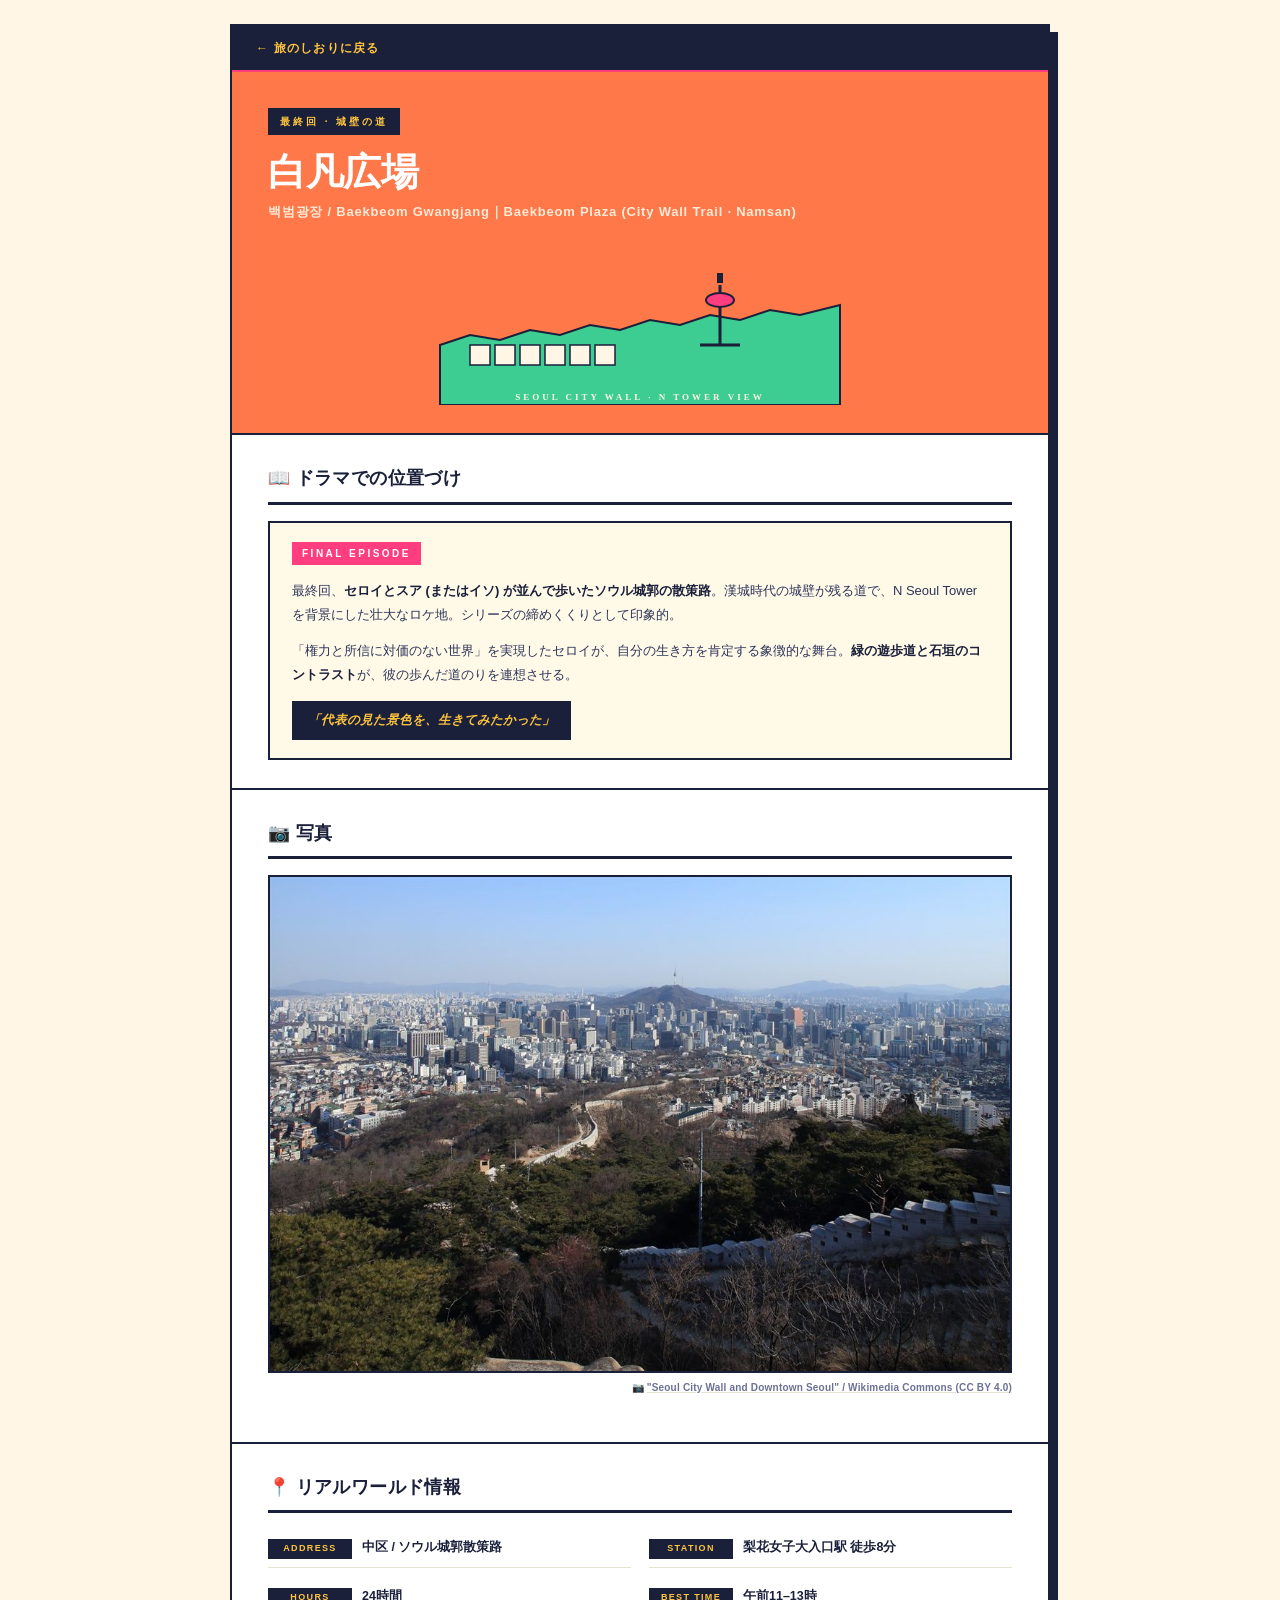
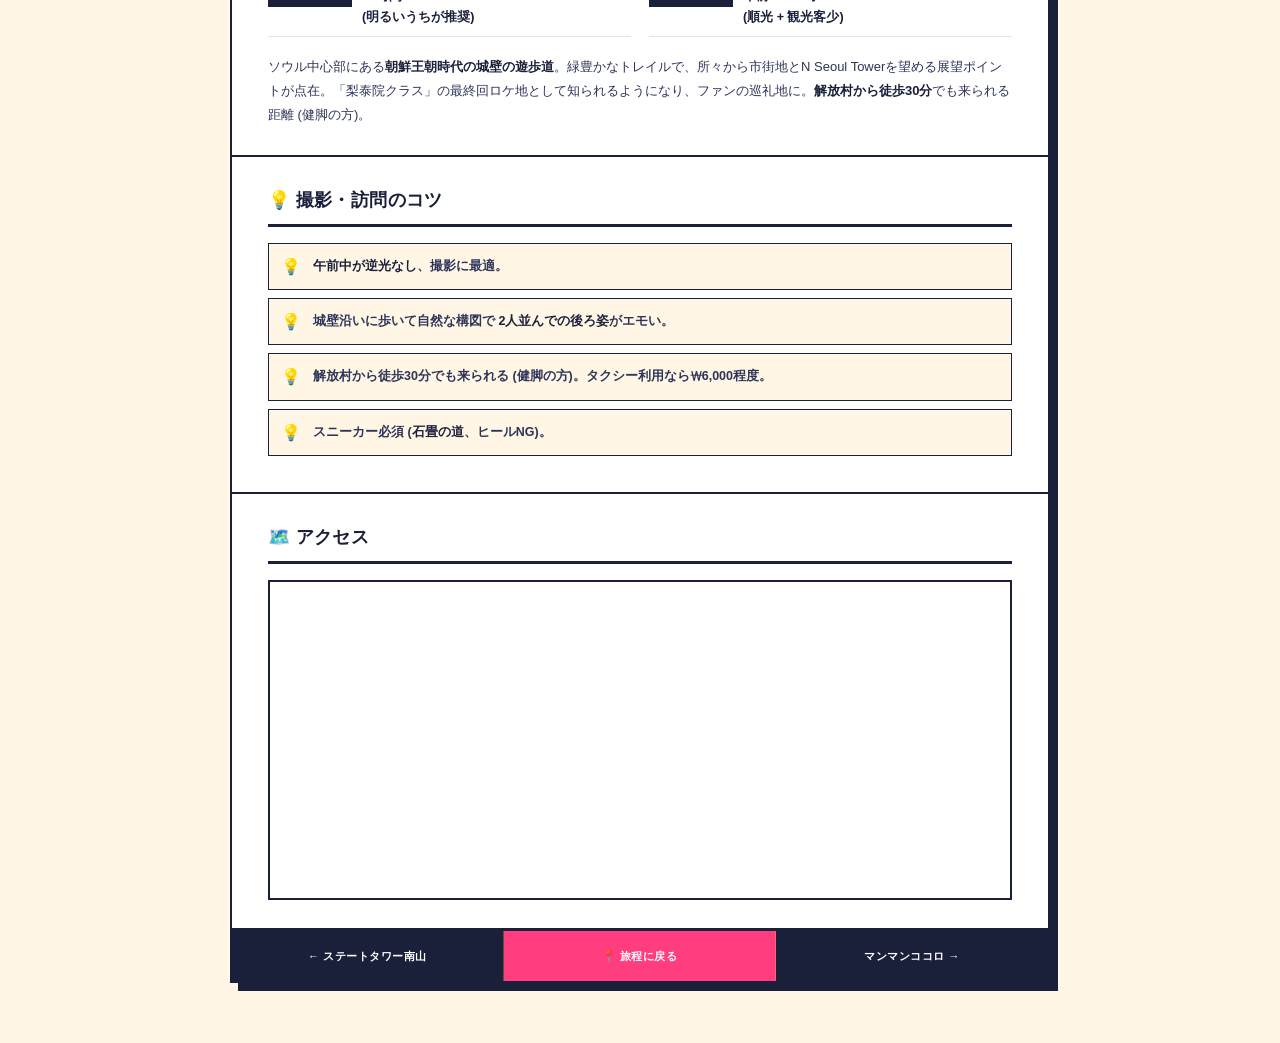
<file: spots/baekak.html>
<!DOCTYPE html>
<html lang="ja">
<head>
<meta charset="UTF-8">
<meta name="viewport" content="width=device-width, initial-scale=1.0">
<meta name="robots" content="noindex, nofollow">
<title>白凡広場｜梨泰院クラス聖地巡礼</title>
<link rel="stylesheet" href="style.css">
<link rel="apple-touch-icon" href="../apple-touch-icon.png">
<meta name="theme-color" content="#FF7849">
</head>
<body>
<div class="spot-page">
  <a href="../index.html#itinerary" class="back-link">← 旅のしおりに戻る</a>

  <section class="spot-hero h-coral">
    <div class="spot-ep">最終回 · 城壁の道</div>
    <h1 class="spot-title">白凡広場</h1>
    <div class="spot-subtitle">백범광장 / Baekbeom Gwangjang｜Baekbeom Plaza (City Wall Trail · Namsan)</div>
    <svg class="spot-illust" viewBox="0 0 400 160" xmlns="http://www.w3.org/2000/svg">
      <rect x="0" y="0" width="400" height="160" fill="#FF7849"/>
      <rect x="0" y="100" width="400" height="60" fill="#3DCC91" opacity="0.5"/>
      <path d="M 0,100 L 30,90 L 60,95 L 90,85 L 120,90 L 150,80 L 180,85 L 210,75 L 240,80 L 270,70 L 300,75 L 330,65 L 360,70 L 400,60 L 400,160 L 0,160 Z" fill="#3DCC91" stroke="#1A1F3A" stroke-width="2"/>
      <rect x="30" y="100" width="20" height="20" fill="#FFF6E5" stroke="#1A1F3A" stroke-width="1.5"/>
      <rect x="55" y="100" width="20" height="20" fill="#FFF6E5" stroke="#1A1F3A" stroke-width="1.5"/>
      <rect x="80" y="100" width="20" height="20" fill="#FFF6E5" stroke="#1A1F3A" stroke-width="1.5"/>
      <rect x="105" y="100" width="20" height="20" fill="#FFF6E5" stroke="#1A1F3A" stroke-width="1.5"/>
      <rect x="130" y="100" width="20" height="20" fill="#FFF6E5" stroke="#1A1F3A" stroke-width="1.5"/>
      <rect x="155" y="100" width="20" height="20" fill="#FFF6E5" stroke="#1A1F3A" stroke-width="1.5"/>
      <line x1="280" y1="100" x2="280" y2="40" stroke="#1A1F3A" stroke-width="3"/>
      <ellipse cx="280" cy="55" rx="14" ry="7" fill="#FF3D7F" stroke="#1A1F3A" stroke-width="2"/>
      <rect x="277" y="28" width="6" height="10" fill="#1A1F3A"/>
      <line x1="260" y1="100" x2="300" y2="100" stroke="#1A1F3A" stroke-width="3"/>
      <text x="200" y="155" text-anchor="middle" font-family="Meiryo UI" font-size="9" font-weight="900" fill="#FFF6E5" letter-spacing="3">SEOUL CITY WALL · N TOWER VIEW</text>
    </svg>
  </section>

  <section class="spot-section">
    <h2>📖 ドラマでの位置づけ</h2>
    <div class="ep-card">
      <div class="ep-label">FINAL EPISODE</div>
      <p>最終回、<strong>セロイとスア (またはイソ) が並んで歩いたソウル城郭の散策路</strong>。漢城時代の城壁が残る道で、N Seoul Towerを背景にした壮大なロケ地。シリーズの締めくくりとして印象的。</p>
      <p>「権力と所信に対価のない世界」を実現したセロイが、自分の生き方を肯定する象徴的な舞台。<strong>緑の遊歩道と石垣のコントラスト</strong>が、彼の歩んだ道のりを連想させる。</p>
      <div class="ep-quote">「代表の見た景色を、生きてみたかった」</div>
    </div>
  </section>

  <section class="spot-section">
    <h2>📷 写真</h2>
    <img class="spot-photo" src="photos/baekak.jpg" alt="ソウル城壁とダウンタウン（白凡広場周辺）">
    <div class="photo-credit">📷 <a href="https://commons.wikimedia.org/wiki/File:Seoul_City_Wall_and_Downtown_Seoul.jpg" target="_blank" rel="noopener">"Seoul City Wall and Downtown Seoul" / Wikimedia Commons (CC BY 4.0)</a></div>
  </section>

  <section class="spot-section">
    <h2>📍 リアルワールド情報</h2>
    <div class="info-grid">
      <div class="info-row"><span class="k">ADDRESS</span><span class="v">中区 / ソウル城郭散策路</span></div>
      <div class="info-row"><span class="k">STATION</span><span class="v">梨花女子大入口駅 徒歩8分</span></div>
      <div class="info-row"><span class="k">HOURS</span><span class="v">24時間<br>(明るいうちが推奨)</span></div>
      <div class="info-row"><span class="k">BEST TIME</span><span class="v">午前11–13時<br>(順光 + 観光客少)</span></div>
    </div>
    <p class="lead-text">ソウル中心部にある<strong>朝鮮王朝時代の城壁の遊歩道</strong>。緑豊かなトレイルで、所々から市街地とN Seoul Towerを望める展望ポイントが点在。「梨泰院クラス」の最終回ロケ地として知られるようになり、ファンの巡礼地に。<strong>解放村から徒歩30分</strong>でも来られる距離 (健脚の方)。</p>
  </section>

  <section class="spot-section">
    <h2>💡 撮影・訪問のコツ</h2>
    <ul class="tips-list">
      <li><strong>午前中が逆光なし</strong>、撮影に最適。</li>
      <li>城壁沿いに歩いて自然な構図で <strong>2人並んでの後ろ姿</strong>がエモい。</li>
      <li>解放村から徒歩30分でも来られる (健脚の方)。タクシー利用なら₩6,000程度。</li>
      <li>スニーカー必須 (<strong>石畳の道</strong>、ヒールNG)。</li>
    </ul>
  </section>

  <section class="spot-section">
    <h2>🗺️ アクセス</h2>
    <iframe class="spot-map" src="https://maps.google.com/maps?q=Seoul+City+Wall+Trail+Naksan&t=&z=15&ie=UTF8&iwloc=&output=embed" loading="lazy" referrerpolicy="no-referrer-when-downgrade"></iframe>
  </section>

  <nav class="spot-nav">
    <a href="sky-tower-namsan.html">← ステートタワー南山</a>
    <a href="../index.html#itinerary" class="nav-home">📍 旅程に戻る</a>
    <a href="nandong-konkoro.html">マンマンココロ →</a>
  </nav>
</div>
</body>
</html>
</file>
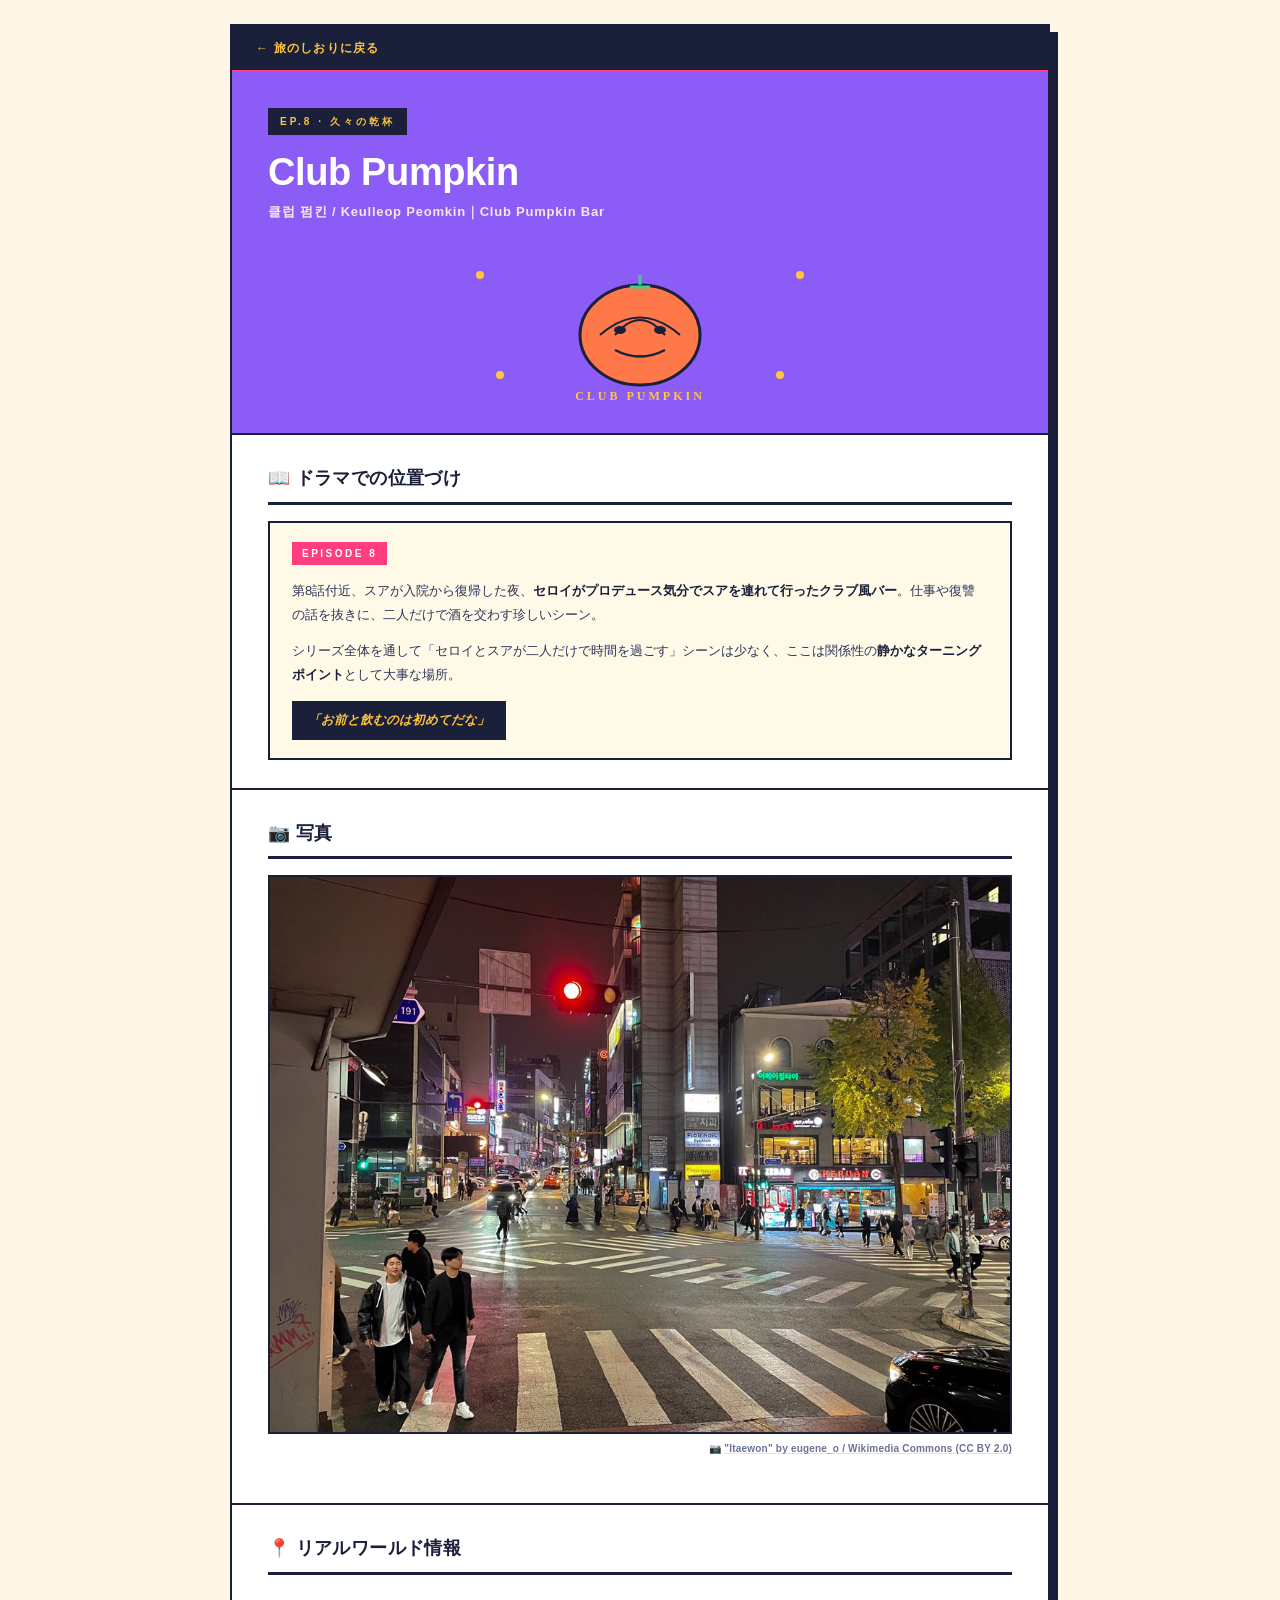
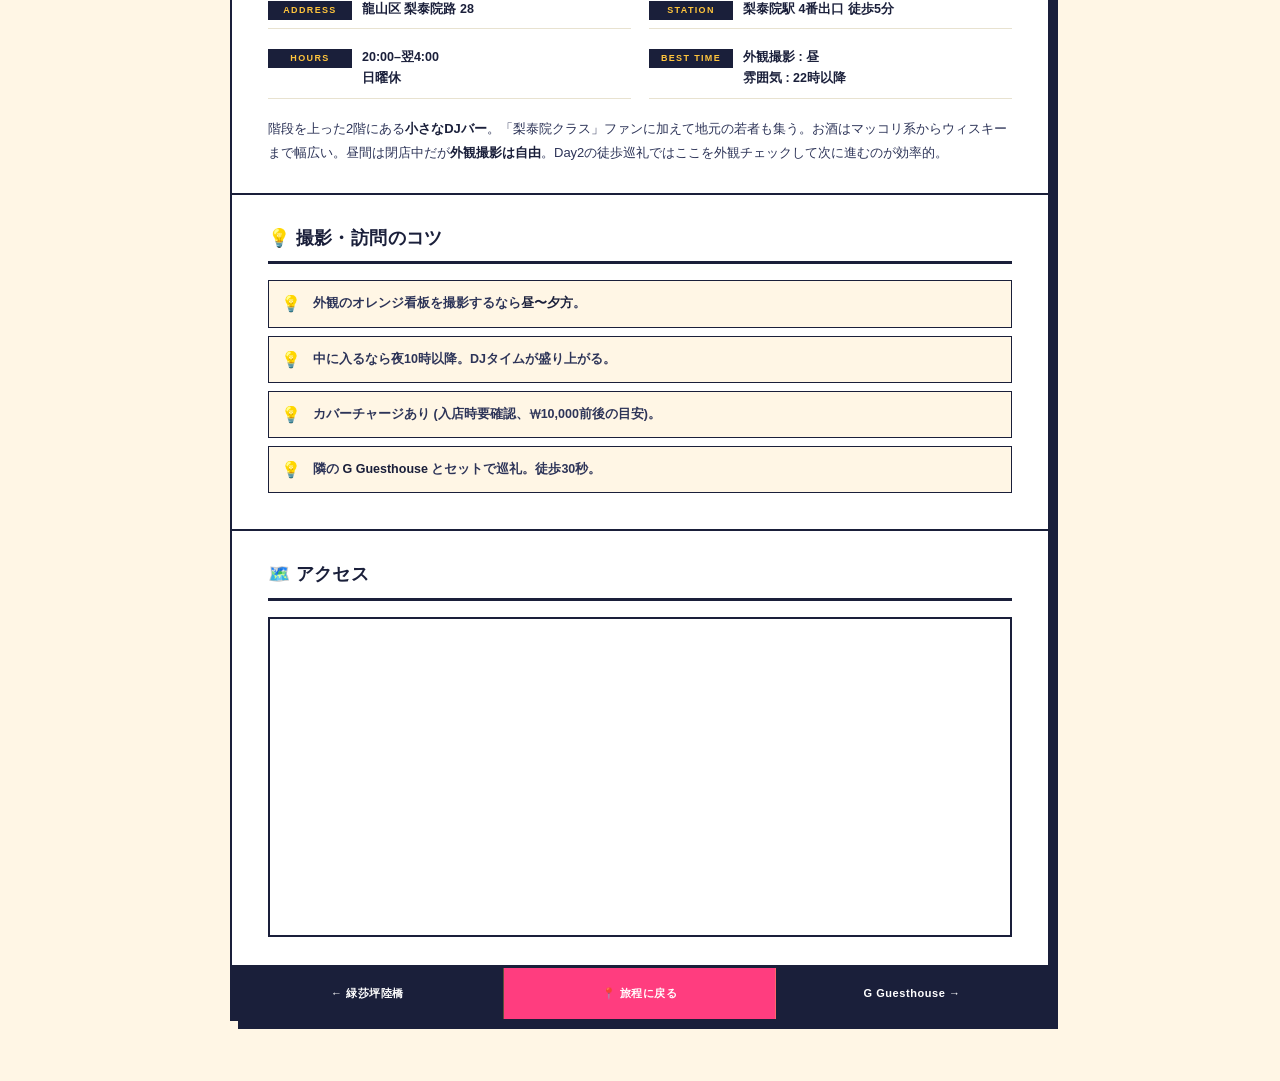
<file: spots/club-pumpkin.html>
<!DOCTYPE html>
<html lang="ja">
<head>
<meta charset="UTF-8">
<meta name="viewport" content="width=device-width, initial-scale=1.0">
<meta name="robots" content="noindex, nofollow">
<title>Club Pumpkin｜梨泰院クラス聖地巡礼</title>
<link rel="stylesheet" href="style.css">
<link rel="apple-touch-icon" href="../apple-touch-icon.png">
<meta name="theme-color" content="#8B5CF6">
</head>
<body>
<div class="spot-page">
  <a href="../index.html#itinerary" class="back-link">← 旅のしおりに戻る</a>

  <section class="spot-hero h-purple">
    <div class="spot-ep">EP.8 · 久々の乾杯</div>
    <h1 class="spot-title">Club Pumpkin</h1>
    <div class="spot-subtitle">클럽 펌킨 / Keulleop Peomkin｜Club Pumpkin Bar</div>
    <svg class="spot-illust" viewBox="0 0 400 160" xmlns="http://www.w3.org/2000/svg">
      <rect x="0" y="0" width="400" height="160" fill="#8B5CF6"/>
      <ellipse cx="200" cy="90" rx="60" ry="50" fill="#FF7849" stroke="#1A1F3A" stroke-width="3"/>
      <path d="M 160,90 Q 200,55 240,90" fill="none" stroke="#1A1F3A" stroke-width="2"/>
      <path d="M 175,90 Q 200,60 225,90" fill="none" stroke="#1A1F3A" stroke-width="2"/>
      <line x1="200" y1="40" x2="200" y2="30" stroke="#3DCC91" stroke-width="3"/>
      <line x1="190" y1="42" x2="210" y2="42" stroke="#3DCC91" stroke-width="3"/>
      <ellipse cx="180" cy="85" rx="6" ry="4" fill="#1A1F3A"/>
      <ellipse cx="220" cy="85" rx="6" ry="4" fill="#1A1F3A"/>
      <path d="M 175,105 Q 200,118 225,105" stroke="#1A1F3A" stroke-width="2.5" fill="none"/>
      <circle cx="40" cy="30" r="4" fill="#FFC53D"/>
      <circle cx="360" cy="30" r="4" fill="#FFC53D"/>
      <circle cx="60" cy="130" r="4" fill="#FFC53D"/>
      <circle cx="340" cy="130" r="4" fill="#FFC53D"/>
      <text x="200" y="155" text-anchor="middle" font-family="Meiryo UI" font-size="12" font-weight="900" fill="#FFC53D" letter-spacing="3">CLUB PUMPKIN</text>
    </svg>
  </section>

  <section class="spot-section">
    <h2>📖 ドラマでの位置づけ</h2>
    <div class="ep-card">
      <div class="ep-label">EPISODE 8</div>
      <p>第8話付近、スアが入院から復帰した夜、<strong>セロイがプロデュース気分でスアを連れて行ったクラブ風バー</strong>。仕事や復讐の話を抜きに、二人だけで酒を交わす珍しいシーン。</p>
      <p>シリーズ全体を通して「セロイとスアが二人だけで時間を過ごす」シーンは少なく、ここは関係性の<strong>静かなターニングポイント</strong>として大事な場所。</p>
      <div class="ep-quote">「お前と飲むのは初めてだな」</div>
    </div>
  </section>

  <section class="spot-section">
    <h2>📷 写真</h2>
    <img class="spot-photo" src="photos/club-pumpkin.jpg" alt="梨泰院の街並み（参考画像）">
    <div class="photo-credit">📷 <a href="https://commons.wikimedia.org/wiki/File:20231103_-_Itaewon_-_3.jpg" target="_blank" rel="noopener">"Itaewon" by eugene_o / Wikimedia Commons (CC BY 2.0)</a></div>
  </section>

  <section class="spot-section">
    <h2>📍 リアルワールド情報</h2>
    <div class="info-grid">
      <div class="info-row"><span class="k">ADDRESS</span><span class="v">龍山区 梨泰院路 28</span></div>
      <div class="info-row"><span class="k">STATION</span><span class="v">梨泰院駅 4番出口 徒歩5分</span></div>
      <div class="info-row"><span class="k">HOURS</span><span class="v">20:00–翌4:00<br>日曜休</span></div>
      <div class="info-row"><span class="k">BEST TIME</span><span class="v">外観撮影 : 昼<br>雰囲気 : 22時以降</span></div>
    </div>
    <p class="lead-text">階段を上った2階にある<strong>小さなDJバー</strong>。「梨泰院クラス」ファンに加えて地元の若者も集う。お酒はマッコリ系からウィスキーまで幅広い。昼間は閉店中だが<strong>外観撮影は自由</strong>。Day2の徒歩巡礼ではここを外観チェックして次に進むのが効率的。</p>
  </section>

  <section class="spot-section">
    <h2>💡 撮影・訪問のコツ</h2>
    <ul class="tips-list">
      <li>外観のオレンジ看板を撮影するなら<strong>昼〜夕方</strong>。</li>
      <li>中に入るなら夜10時以降。DJタイムが盛り上がる。</li>
      <li>カバーチャージあり (入店時要確認、₩10,000前後の目安)。</li>
      <li>隣の <strong>G Guesthouse</strong> とセットで巡礼。徒歩30秒。</li>
    </ul>
  </section>

  <section class="spot-section">
    <h2>🗺️ アクセス</h2>
    <iframe class="spot-map" src="https://maps.google.com/maps?q=Club+Pumpkin+Itaewon&t=&z=17&ie=UTF8&iwloc=&output=embed" loading="lazy" referrerpolicy="no-referrer-when-downgrade"></iframe>
  </section>

  <nav class="spot-nav">
    <a href="noksapyeong-bridge.html">← 緑莎坪陸橋</a>
    <a href="../index.html#itinerary" class="nav-home">📍 旅程に戻る</a>
    <a href="g-guesthouse.html">G Guesthouse →</a>
  </nav>
</div>
</body>
</html>
</file>
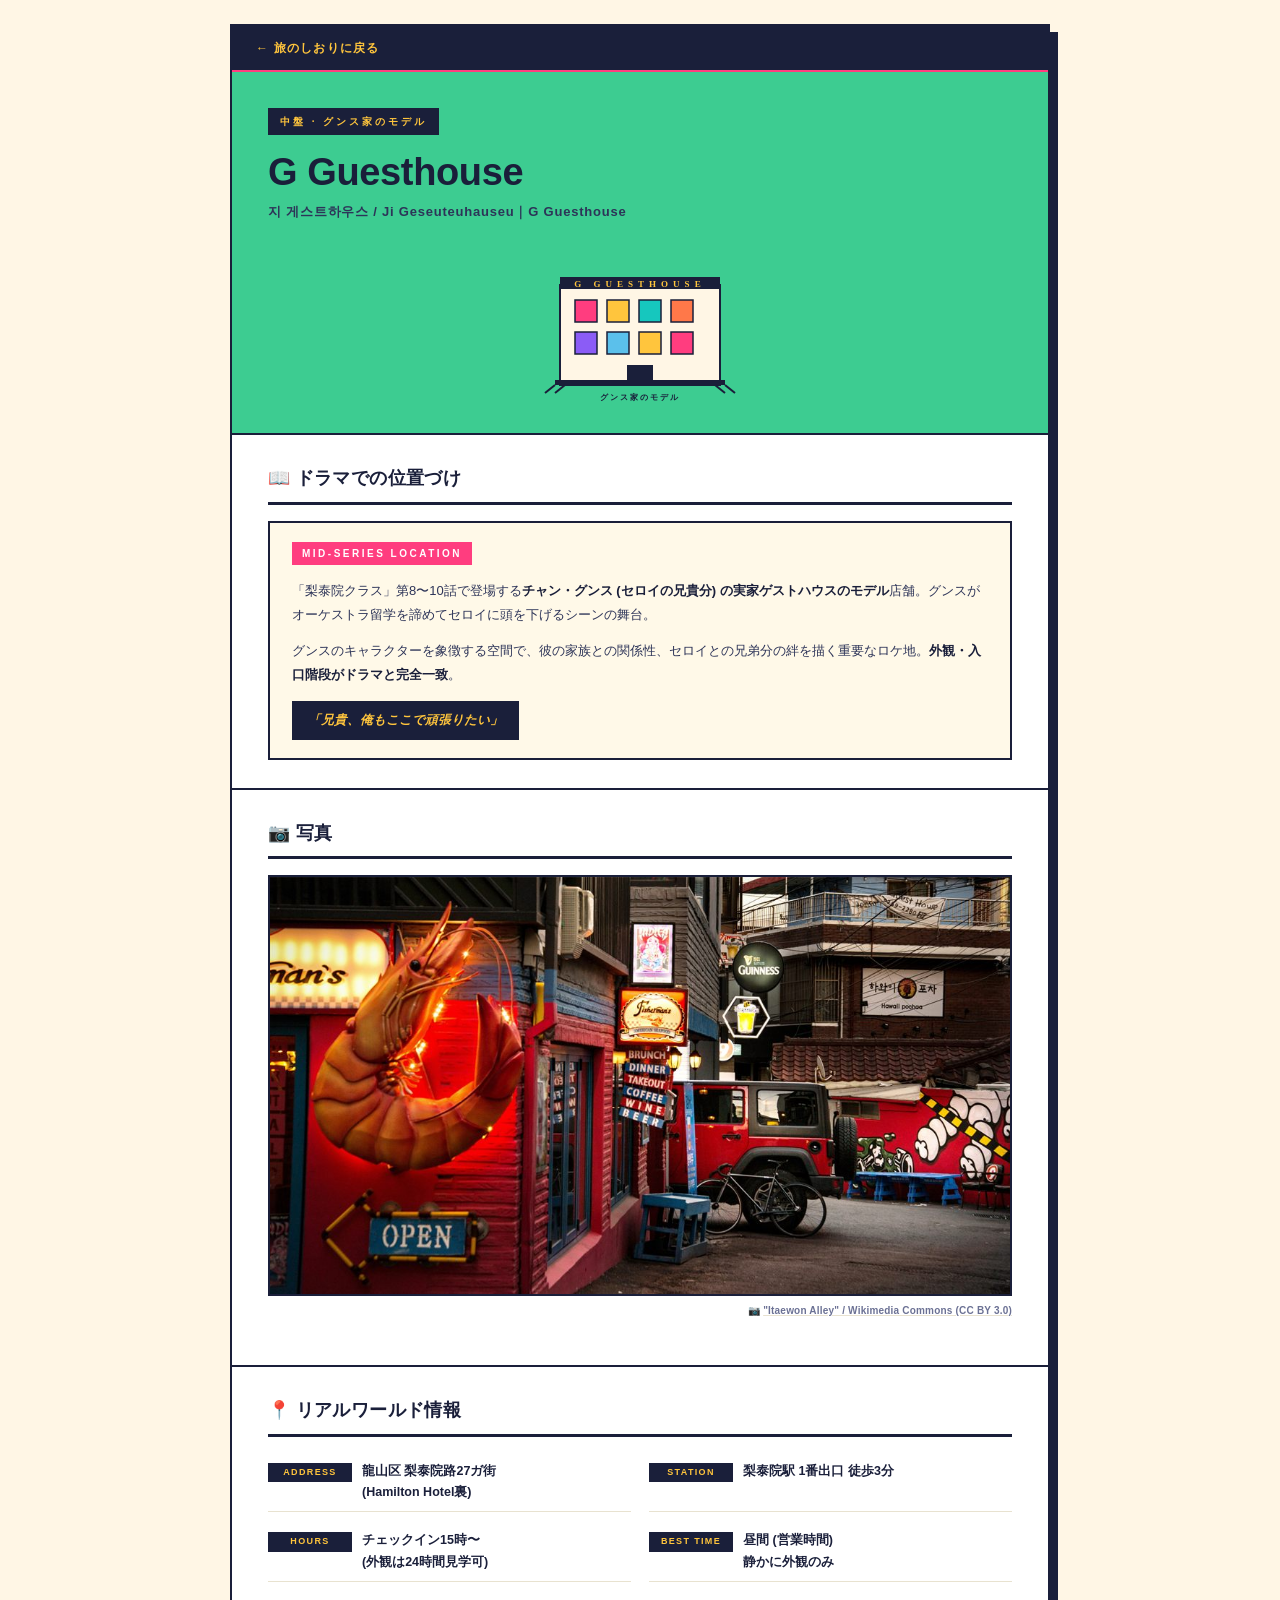
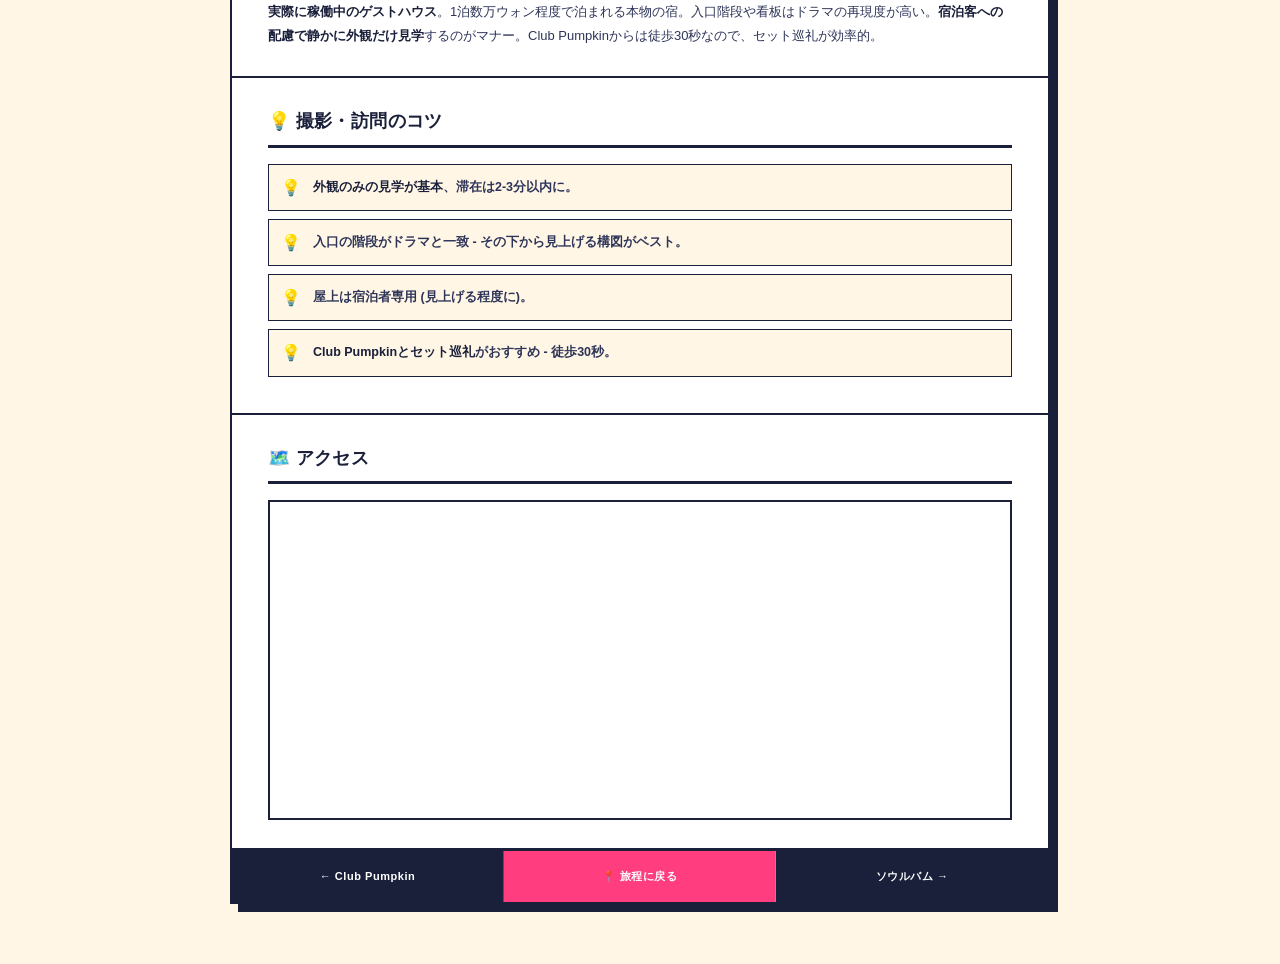
<file: spots/g-guesthouse.html>
<!DOCTYPE html>
<html lang="ja">
<head>
<meta charset="UTF-8">
<meta name="viewport" content="width=device-width, initial-scale=1.0">
<meta name="robots" content="noindex, nofollow">
<title>G Guesthouse｜梨泰院クラス聖地巡礼</title>
<link rel="stylesheet" href="style.css">
<link rel="apple-touch-icon" href="../apple-touch-icon.png">
<meta name="theme-color" content="#3DCC91">
</head>
<body>
<div class="spot-page">
  <a href="../index.html#itinerary" class="back-link">← 旅のしおりに戻る</a>

  <section class="spot-hero h-leaf">
    <div class="spot-ep">中盤 · グンス家のモデル</div>
    <h1 class="spot-title">G Guesthouse</h1>
    <div class="spot-subtitle">지 게스트하우스 / Ji Geseuteuhauseu｜G Guesthouse</div>
    <svg class="spot-illust" viewBox="0 0 400 160" xmlns="http://www.w3.org/2000/svg">
      <rect x="0" y="0" width="400" height="160" fill="#3DCC91"/>
      <rect x="120" y="40" width="160" height="100" fill="#FFF6E5" stroke="#1A1F3A" stroke-width="2"/>
      <rect x="120" y="32" width="160" height="12" fill="#1A1F3A"/>
      <text x="200" y="42" text-anchor="middle" font-family="Meiryo UI" font-size="9" font-weight="900" fill="#FFC53D" letter-spacing="5">G GUESTHOUSE</text>
      <rect x="135" y="55" width="22" height="22" fill="#FF3D7F" stroke="#1A1F3A" stroke-width="1.5"/>
      <rect x="167" y="55" width="22" height="22" fill="#FFC53D" stroke="#1A1F3A" stroke-width="1.5"/>
      <rect x="199" y="55" width="22" height="22" fill="#16C7BE" stroke="#1A1F3A" stroke-width="1.5"/>
      <rect x="231" y="55" width="22" height="22" fill="#FF7849" stroke="#1A1F3A" stroke-width="1.5"/>
      <rect x="135" y="87" width="22" height="22" fill="#8B5CF6" stroke="#1A1F3A" stroke-width="1.5"/>
      <rect x="167" y="87" width="22" height="22" fill="#5BC0EB" stroke="#1A1F3A" stroke-width="1.5"/>
      <rect x="199" y="87" width="22" height="22" fill="#FFC53D" stroke="#1A1F3A" stroke-width="1.5"/>
      <rect x="231" y="87" width="22" height="22" fill="#FF3D7F" stroke="#1A1F3A" stroke-width="1.5"/>
      <rect x="187" y="120" width="26" height="20" fill="#1A1F3A"/>
      <rect x="115" y="135" width="170" height="5" fill="#1A1F3A"/>
      <line x1="115" y1="140" x2="105" y2="148" stroke="#1A1F3A" stroke-width="2"/>
      <line x1="125" y1="140" x2="115" y2="148" stroke="#1A1F3A" stroke-width="2"/>
      <line x1="285" y1="140" x2="295" y2="148" stroke="#1A1F3A" stroke-width="2"/>
      <line x1="275" y1="140" x2="285" y2="148" stroke="#1A1F3A" stroke-width="2"/>
      <text x="200" y="155" text-anchor="middle" font-family="Meiryo UI" font-size="8" font-weight="900" fill="#1A1F3A" letter-spacing="2">グンス家のモデル</text>
    </svg>
  </section>

  <section class="spot-section">
    <h2>📖 ドラマでの位置づけ</h2>
    <div class="ep-card">
      <div class="ep-label">MID-SERIES LOCATION</div>
      <p>「梨泰院クラス」第8〜10話で登場する<strong>チャン・グンス (セロイの兄貴分) の実家ゲストハウスのモデル</strong>店舗。グンスがオーケストラ留学を諦めてセロイに頭を下げるシーンの舞台。</p>
      <p>グンスのキャラクターを象徴する空間で、彼の家族との関係性、セロイとの兄弟分の絆を描く重要なロケ地。<strong>外観・入口階段がドラマと完全一致</strong>。</p>
      <div class="ep-quote">「兄貴、俺もここで頑張りたい」</div>
    </div>
  </section>

  <section class="spot-section">
    <h2>📷 写真</h2>
    <img class="spot-photo" src="photos/g-guesthouse.jpg" alt="梨泰院の路地（参考画像）">
    <div class="photo-credit">📷 <a href="https://commons.wikimedia.org/wiki/File:Itaewon_Alley_(228316479).jpeg" target="_blank" rel="noopener">"Itaewon Alley" / Wikimedia Commons (CC BY 3.0)</a></div>
  </section>

  <section class="spot-section">
    <h2>📍 リアルワールド情報</h2>
    <div class="info-grid">
      <div class="info-row"><span class="k">ADDRESS</span><span class="v">龍山区 梨泰院路27ガ街<br>(Hamilton Hotel裏)</span></div>
      <div class="info-row"><span class="k">STATION</span><span class="v">梨泰院駅 1番出口 徒歩3分</span></div>
      <div class="info-row"><span class="k">HOURS</span><span class="v">チェックイン15時〜<br>(外観は24時間見学可)</span></div>
      <div class="info-row"><span class="k">BEST TIME</span><span class="v">昼間 (営業時間)<br>静かに外観のみ</span></div>
    </div>
    <p class="lead-text"><strong>実際に稼働中のゲストハウス</strong>。1泊数万ウォン程度で泊まれる本物の宿。入口階段や看板はドラマの再現度が高い。<strong>宿泊客への配慮で静かに外観だけ見学</strong>するのがマナー。Club Pumpkinからは徒歩30秒なので、セット巡礼が効率的。</p>
  </section>

  <section class="spot-section">
    <h2>💡 撮影・訪問のコツ</h2>
    <ul class="tips-list">
      <li><strong>外観のみの見学が基本</strong>、滞在は2-3分以内に。</li>
      <li>入口の階段がドラマと一致 - その下から見上げる構図がベスト。</li>
      <li>屋上は宿泊者専用 (見上げる程度に)。</li>
      <li><strong>Club Pumpkinとセット巡礼</strong>がおすすめ - 徒歩30秒。</li>
    </ul>
  </section>

  <section class="spot-section">
    <h2>🗺️ アクセス</h2>
    <iframe class="spot-map" src="https://maps.google.com/maps?q=G+Guesthouse+Itaewon+Seoul&t=&z=17&ie=UTF8&iwloc=&output=embed" loading="lazy" referrerpolicy="no-referrer-when-downgrade"></iframe>
  </section>

  <nav class="spot-nav">
    <a href="club-pumpkin.html">← Club Pumpkin</a>
    <a href="../index.html#itinerary" class="nav-home">📍 旅程に戻る</a>
    <a href="seoulpam.html">ソウルバム →</a>
  </nav>
</div>
</body>
</html>
</file>
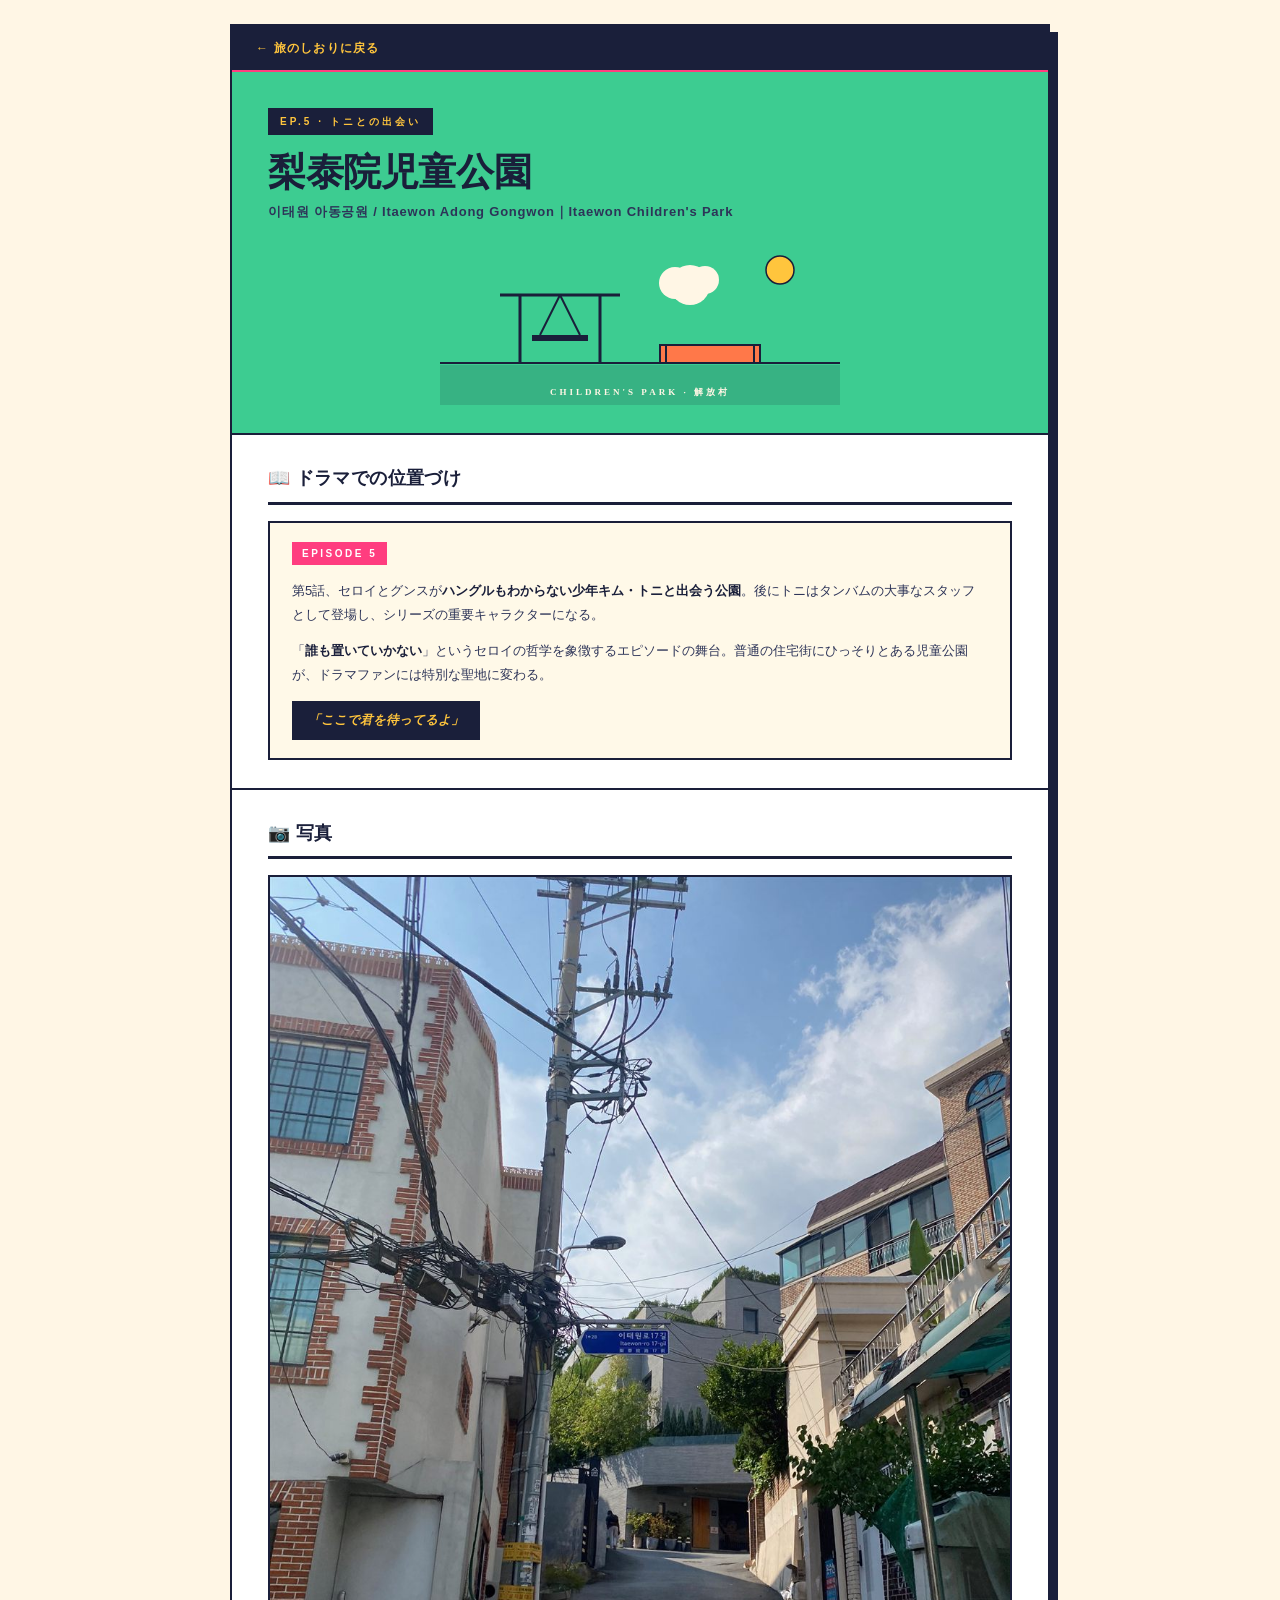
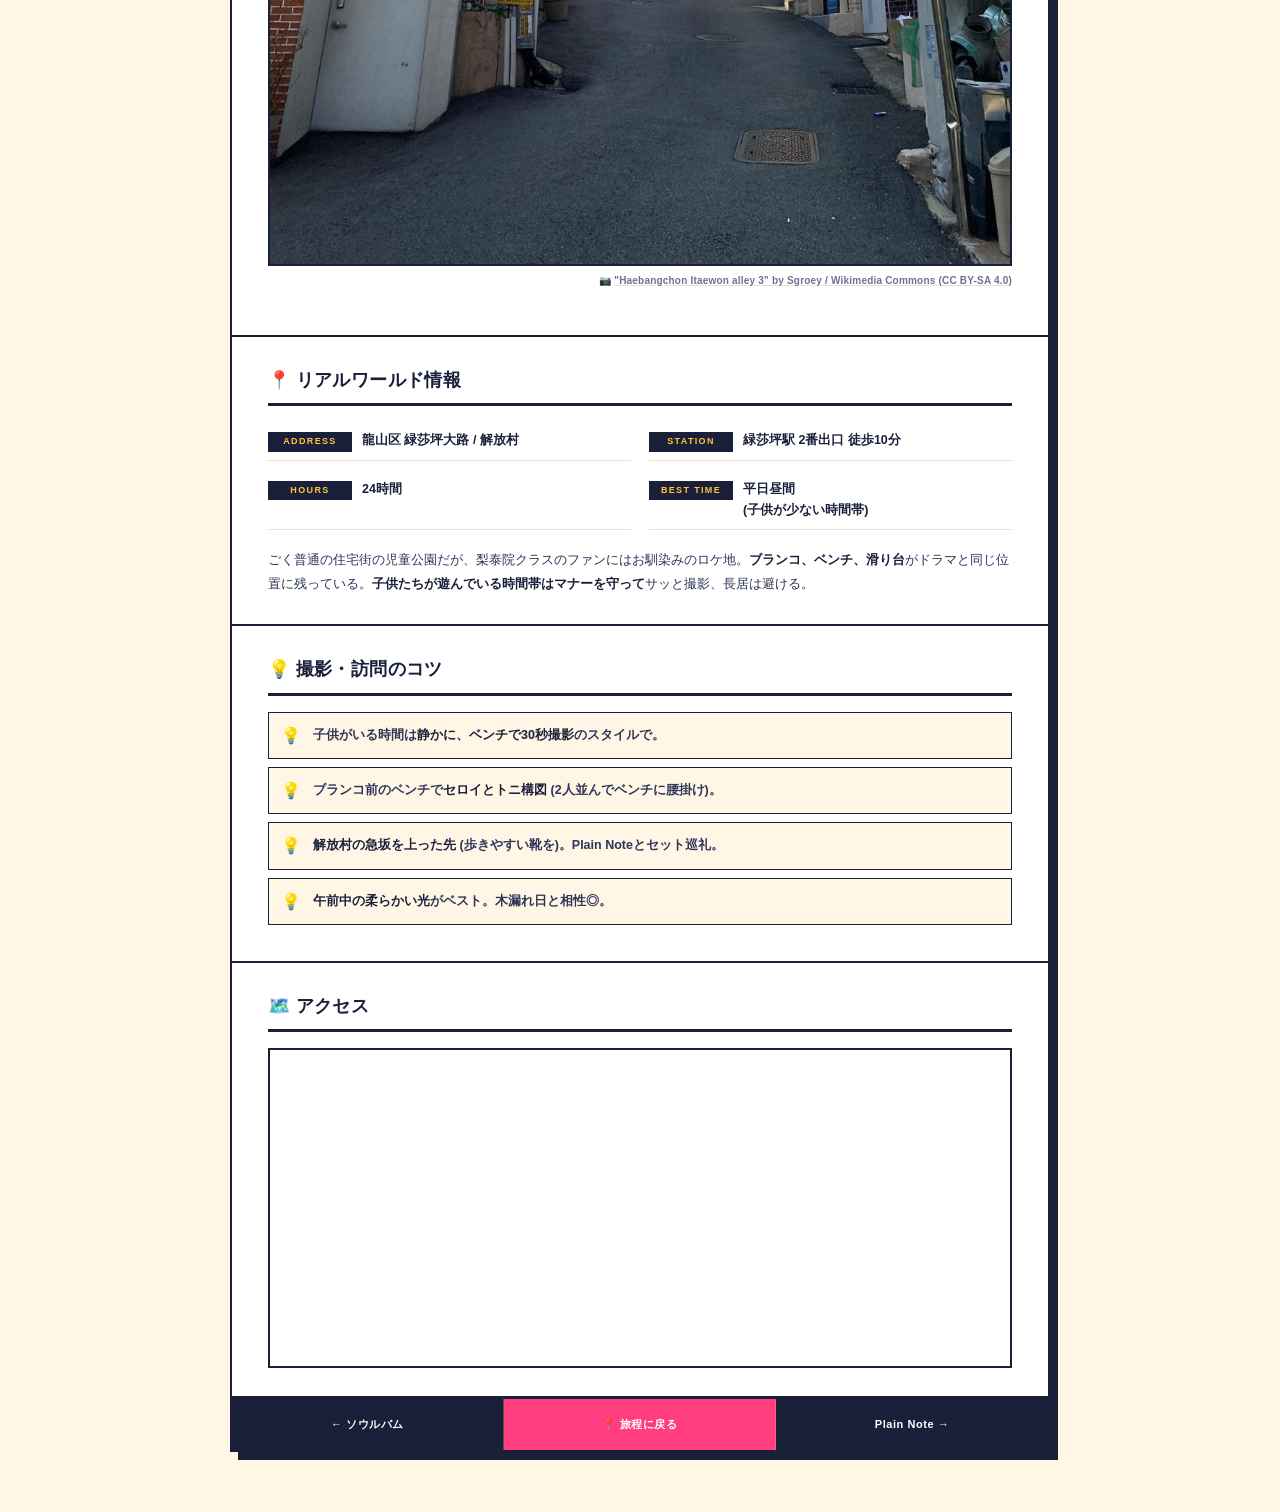
<file: spots/itaewon-park.html>
<!DOCTYPE html>
<html lang="ja">
<head>
<meta charset="UTF-8">
<meta name="viewport" content="width=device-width, initial-scale=1.0">
<meta name="robots" content="noindex, nofollow">
<title>梨泰院児童公園｜梨泰院クラス聖地巡礼</title>
<link rel="stylesheet" href="style.css">
<link rel="apple-touch-icon" href="../apple-touch-icon.png">
<meta name="theme-color" content="#3DCC91">
</head>
<body>
<div class="spot-page">
  <a href="../index.html#itinerary" class="back-link">← 旅のしおりに戻る</a>

  <section class="spot-hero h-leaf">
    <div class="spot-ep">EP.5 · トニとの出会い</div>
    <h1 class="spot-title">梨泰院児童公園</h1>
    <div class="spot-subtitle">이태원 아동공원 / Itaewon Adong Gongwon｜Itaewon Children's Park</div>
    <svg class="spot-illust" viewBox="0 0 400 160" xmlns="http://www.w3.org/2000/svg">
      <rect x="0" y="0" width="400" height="160" fill="#3DCC91"/>
      <rect x="0" y="120" width="400" height="40" fill="#1A1F3A" opacity="0.15"/>
      <line x1="0" y1="118" x2="400" y2="118" stroke="#1A1F3A" stroke-width="2"/>
      <line x1="80" y1="118" x2="80" y2="50" stroke="#1A1F3A" stroke-width="3"/>
      <line x1="160" y1="118" x2="160" y2="50" stroke="#1A1F3A" stroke-width="3"/>
      <line x1="60" y1="50" x2="180" y2="50" stroke="#1A1F3A" stroke-width="3"/>
      <line x1="120" y1="50" x2="100" y2="90" stroke="#1A1F3A" stroke-width="2"/>
      <line x1="120" y1="50" x2="140" y2="90" stroke="#1A1F3A" stroke-width="2"/>
      <rect x="92" y="90" width="56" height="6" fill="#1A1F3A"/>
      <rect x="220" y="100" width="100" height="18" fill="#FF7849" stroke="#1A1F3A" stroke-width="2"/>
      <line x1="226" y1="100" x2="226" y2="118" stroke="#1A1F3A" stroke-width="2"/>
      <line x1="314" y1="100" x2="314" y2="118" stroke="#1A1F3A" stroke-width="2"/>
      <circle cx="250" cy="40" r="20" fill="#FFF6E5"/>
      <circle cx="265" cy="35" r="14" fill="#FFF6E5"/>
      <circle cx="235" cy="38" r="16" fill="#FFF6E5"/>
      <circle cx="340" cy="25" r="14" fill="#FFC53D" stroke="#1A1F3A" stroke-width="1.5"/>
      <text x="200" y="150" text-anchor="middle" font-family="Meiryo UI" font-size="9" font-weight="900" fill="#FFF6E5" letter-spacing="3">CHILDREN'S PARK · 解放村</text>
    </svg>
  </section>

  <section class="spot-section">
    <h2>📖 ドラマでの位置づけ</h2>
    <div class="ep-card">
      <div class="ep-label">EPISODE 5</div>
      <p>第5話、セロイとグンスが<strong>ハングルもわからない少年キム・トニと出会う公園</strong>。後にトニはタンバムの大事なスタッフとして登場し、シリーズの重要キャラクターになる。</p>
      <p>「<strong>誰も置いていかない</strong>」というセロイの哲学を象徴するエピソードの舞台。普通の住宅街にひっそりとある児童公園が、ドラマファンには特別な聖地に変わる。</p>
      <div class="ep-quote">「ここで君を待ってるよ」</div>
    </div>
  </section>

  <section class="spot-section">
    <h2>📷 写真</h2>
    <img class="spot-photo" src="photos/itaewon-park.jpg" alt="解放村エリアの路地（参考画像）">
    <div class="photo-credit">📷 <a href="https://commons.wikimedia.org/wiki/File:Haebangchon_itaewon_alley_3.jpg" target="_blank" rel="noopener">"Haebangchon Itaewon alley 3" by Sgroey / Wikimedia Commons (CC BY-SA 4.0)</a></div>
  </section>

  <section class="spot-section">
    <h2>📍 リアルワールド情報</h2>
    <div class="info-grid">
      <div class="info-row"><span class="k">ADDRESS</span><span class="v">龍山区 緑莎坪大路 / 解放村</span></div>
      <div class="info-row"><span class="k">STATION</span><span class="v">緑莎坪駅 2番出口 徒歩10分</span></div>
      <div class="info-row"><span class="k">HOURS</span><span class="v">24時間</span></div>
      <div class="info-row"><span class="k">BEST TIME</span><span class="v">平日昼間<br>(子供が少ない時間帯)</span></div>
    </div>
    <p class="lead-text">ごく普通の住宅街の児童公園だが、梨泰院クラスのファンにはお馴染みのロケ地。<strong>ブランコ、ベンチ、滑り台</strong>がドラマと同じ位置に残っている。<strong>子供たちが遊んでいる時間帯はマナーを守って</strong>サッと撮影、長居は避ける。</p>
  </section>

  <section class="spot-section">
    <h2>💡 撮影・訪問のコツ</h2>
    <ul class="tips-list">
      <li>子供がいる時間は<strong>静かに、ベンチで30秒撮影</strong>のスタイルで。</li>
      <li>ブランコ前のベンチで<strong>セロイとトニ構図</strong> (2人並んでベンチに腰掛け)。</li>
      <li><strong>解放村の急坂を上った先</strong> (歩きやすい靴を)。Plain Noteとセット巡礼。</li>
      <li><strong>午前中の柔らかい光</strong>がベスト。木漏れ日と相性◎。</li>
    </ul>
  </section>

  <section class="spot-section">
    <h2>🗺️ アクセス</h2>
    <iframe class="spot-map" src="https://maps.google.com/maps?q=Itaewon+Children's+Park+Haebangchon&t=&z=17&ie=UTF8&iwloc=&output=embed" loading="lazy" referrerpolicy="no-referrer-when-downgrade"></iframe>
  </section>

  <nav class="spot-nav">
    <a href="seoulpam.html">← ソウルバム</a>
    <a href="../index.html#itinerary" class="nav-home">📍 旅程に戻る</a>
    <a href="plain-note.html">Plain Note →</a>
  </nav>
</div>
</body>
</html>
</file>
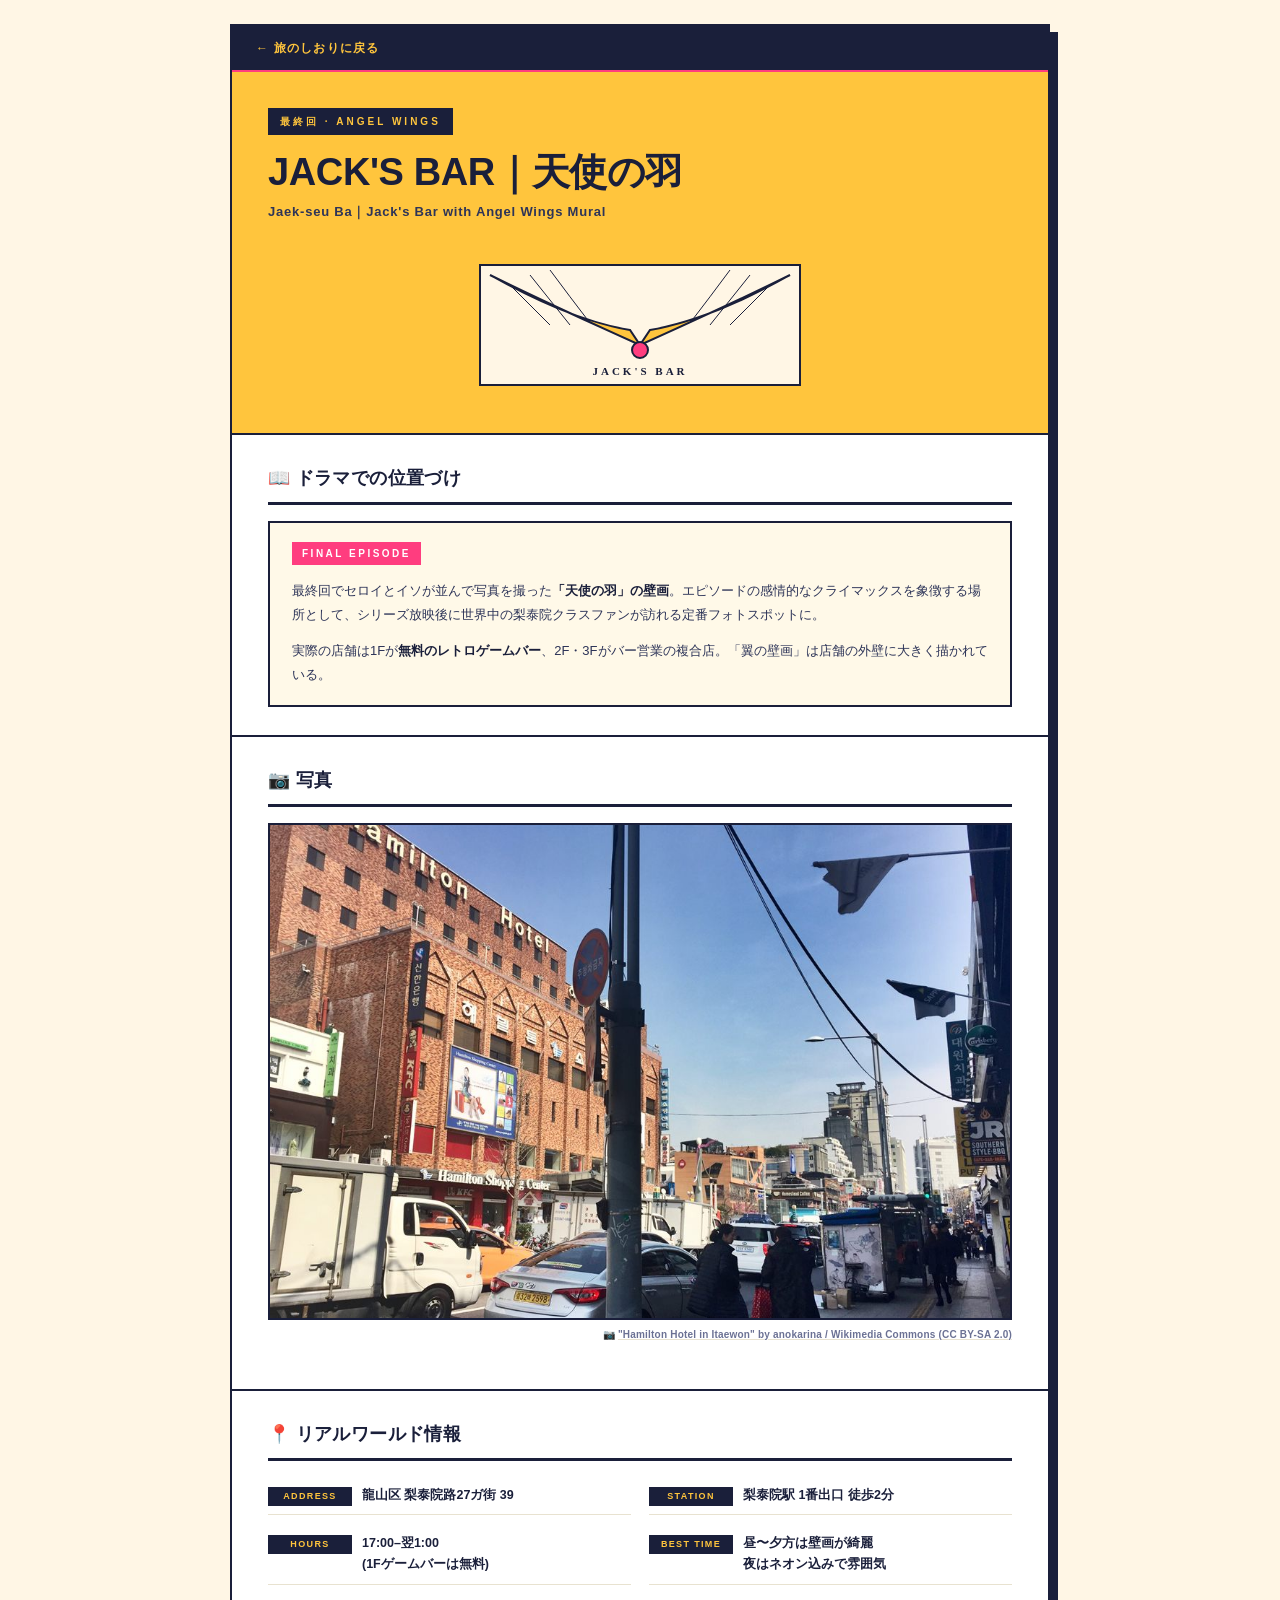
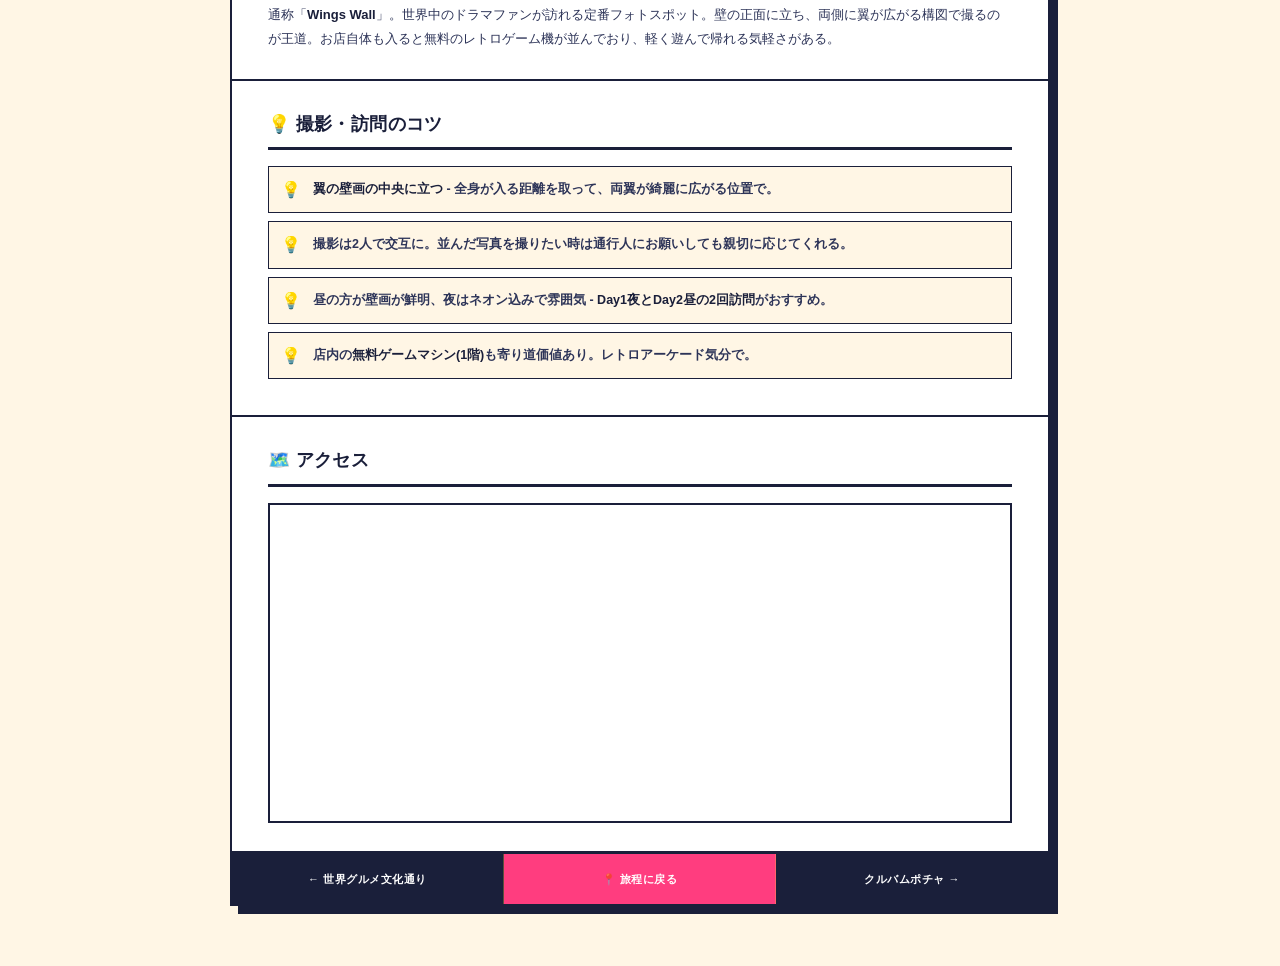
<file: spots/jacks-bar.html>
<!DOCTYPE html>
<html lang="ja">
<head>
<meta charset="UTF-8">
<meta name="viewport" content="width=device-width, initial-scale=1.0">
<meta name="robots" content="noindex, nofollow">
<title>JACK'S BAR｜天使の羽の壁｜梨泰院クラス聖地巡礼</title>
<link rel="stylesheet" href="style.css">
<link rel="apple-touch-icon" href="../apple-touch-icon.png">
<meta name="theme-color" content="#FFC53D">
</head>
<body>
<div class="spot-page">
  <a href="../index.html#itinerary" class="back-link">← 旅のしおりに戻る</a>

  <section class="spot-hero h-yellow">
    <div class="spot-ep">最終回 · ANGEL WINGS</div>
    <h1 class="spot-title">JACK'S BAR｜天使の羽</h1>
    <div class="spot-subtitle">Jaek-seu Ba｜Jack's Bar with Angel Wings Mural</div>
    <svg class="spot-illust" viewBox="0 0 400 160" xmlns="http://www.w3.org/2000/svg">
      <rect x="0" y="0" width="400" height="160" fill="#FFC53D"/>
      <rect x="40" y="20" width="320" height="120" fill="#FFF6E5" stroke="#1A1F3A" stroke-width="2"/>
      <path d="M 200,100 Q 100,55 50,30 Q 130,75 190,85 Z" fill="#FFC53D" stroke="#1A1F3A" stroke-width="2"/>
      <path d="M 200,100 Q 300,55 350,30 Q 270,75 210,85 Z" fill="#FFC53D" stroke="#1A1F3A" stroke-width="2"/>
      <path d="M 70,40 Q 90,60 110,80" stroke="#1A1F3A" stroke-width="1" fill="none"/>
      <path d="M 90,30 Q 110,55 130,80" stroke="#1A1F3A" stroke-width="1" fill="none"/>
      <path d="M 110,25 Q 130,52 150,78" stroke="#1A1F3A" stroke-width="1" fill="none"/>
      <path d="M 330,40 Q 310,60 290,80" stroke="#1A1F3A" stroke-width="1" fill="none"/>
      <path d="M 310,30 Q 290,55 270,80" stroke="#1A1F3A" stroke-width="1" fill="none"/>
      <path d="M 290,25 Q 270,52 250,78" stroke="#1A1F3A" stroke-width="1" fill="none"/>
      <circle cx="200" cy="105" r="8" fill="#FF3D7F" stroke="#1A1F3A" stroke-width="2"/>
      <text x="200" y="130" text-anchor="middle" font-family="Meiryo UI" font-size="11" letter-spacing="3" font-weight="900" fill="#1A1F3A">JACK'S BAR</text>
    </svg>
  </section>

  <section class="spot-section">
    <h2>📖 ドラマでの位置づけ</h2>
    <div class="ep-card">
      <div class="ep-label">FINAL EPISODE</div>
      <p>最終回でセロイとイソが並んで写真を撮った<strong>「天使の羽」の壁画</strong>。エピソードの感情的なクライマックスを象徴する場所として、シリーズ放映後に世界中の梨泰院クラスファンが訪れる定番フォトスポットに。</p>
      <p>実際の店舗は1Fが<strong>無料のレトロゲームバー</strong>、2F・3Fがバー営業の複合店。「翼の壁画」は店舗の外壁に大きく描かれている。</p>
    </div>
  </section>

  <section class="spot-section">
    <h2>📷 写真</h2>
    <img class="spot-photo" src="photos/jacks-bar.jpg" alt="ハミルトンホテル外観（JACK'S BARすぐ近く・参考画像）">
    <div class="photo-credit">📷 <a href="https://commons.wikimedia.org/wiki/File:Hamilton_Hotel_in_Itaewon,_Seoul,_March_18,_2016.jpg" target="_blank" rel="noopener">"Hamilton Hotel in Itaewon" by anokarina / Wikimedia Commons (CC BY-SA 2.0)</a></div>
  </section>

  <section class="spot-section">
    <h2>📍 リアルワールド情報</h2>
    <div class="info-grid">
      <div class="info-row"><span class="k">ADDRESS</span><span class="v">龍山区 梨泰院路27ガ街 39</span></div>
      <div class="info-row"><span class="k">STATION</span><span class="v">梨泰院駅 1番出口 徒歩2分</span></div>
      <div class="info-row"><span class="k">HOURS</span><span class="v">17:00–翌1:00<br>(1Fゲームバーは無料)</span></div>
      <div class="info-row"><span class="k">BEST TIME</span><span class="v">昼〜夕方は壁画が綺麗<br>夜はネオン込みで雰囲気</span></div>
    </div>
    <p class="lead-text">通称「<strong>Wings Wall</strong>」。世界中のドラマファンが訪れる定番フォトスポット。壁の正面に立ち、両側に翼が広がる構図で撮るのが王道。お店自体も入ると無料のレトロゲーム機が並んでおり、軽く遊んで帰れる気軽さがある。</p>
  </section>

  <section class="spot-section">
    <h2>💡 撮影・訪問のコツ</h2>
    <ul class="tips-list">
      <li><strong>翼の壁画の中央に立つ</strong> - 全身が入る距離を取って、両翼が綺麗に広がる位置で。</li>
      <li>撮影は2人で交互に。並んだ写真を撮りたい時は通行人にお願いしても親切に応じてくれる。</li>
      <li>昼の方が壁画が鮮明、夜はネオン込みで雰囲気 - <strong>Day1夜とDay2昼の2回訪問</strong>がおすすめ。</li>
      <li>店内の<strong>無料ゲームマシン(1階)</strong>も寄り道価値あり。レトロアーケード気分で。</li>
    </ul>
  </section>

  <section class="spot-section">
    <h2>🗺️ アクセス</h2>
    <iframe class="spot-map" src="https://maps.google.com/maps?q=Jack's+Bar+Itaewon+Seoul&t=&z=17&ie=UTF8&iwloc=&output=embed" loading="lazy" referrerpolicy="no-referrer-when-downgrade"></iframe>
  </section>

  <nav class="spot-nav">
    <a href="world-gourmet-street.html">← 世界グルメ文化通り</a>
    <a href="../index.html#itinerary" class="nav-home">📍 旅程に戻る</a>
    <a href="kkulbam.html">クルバムポチャ →</a>
  </nav>
</div>
</body>
</html>
</file>
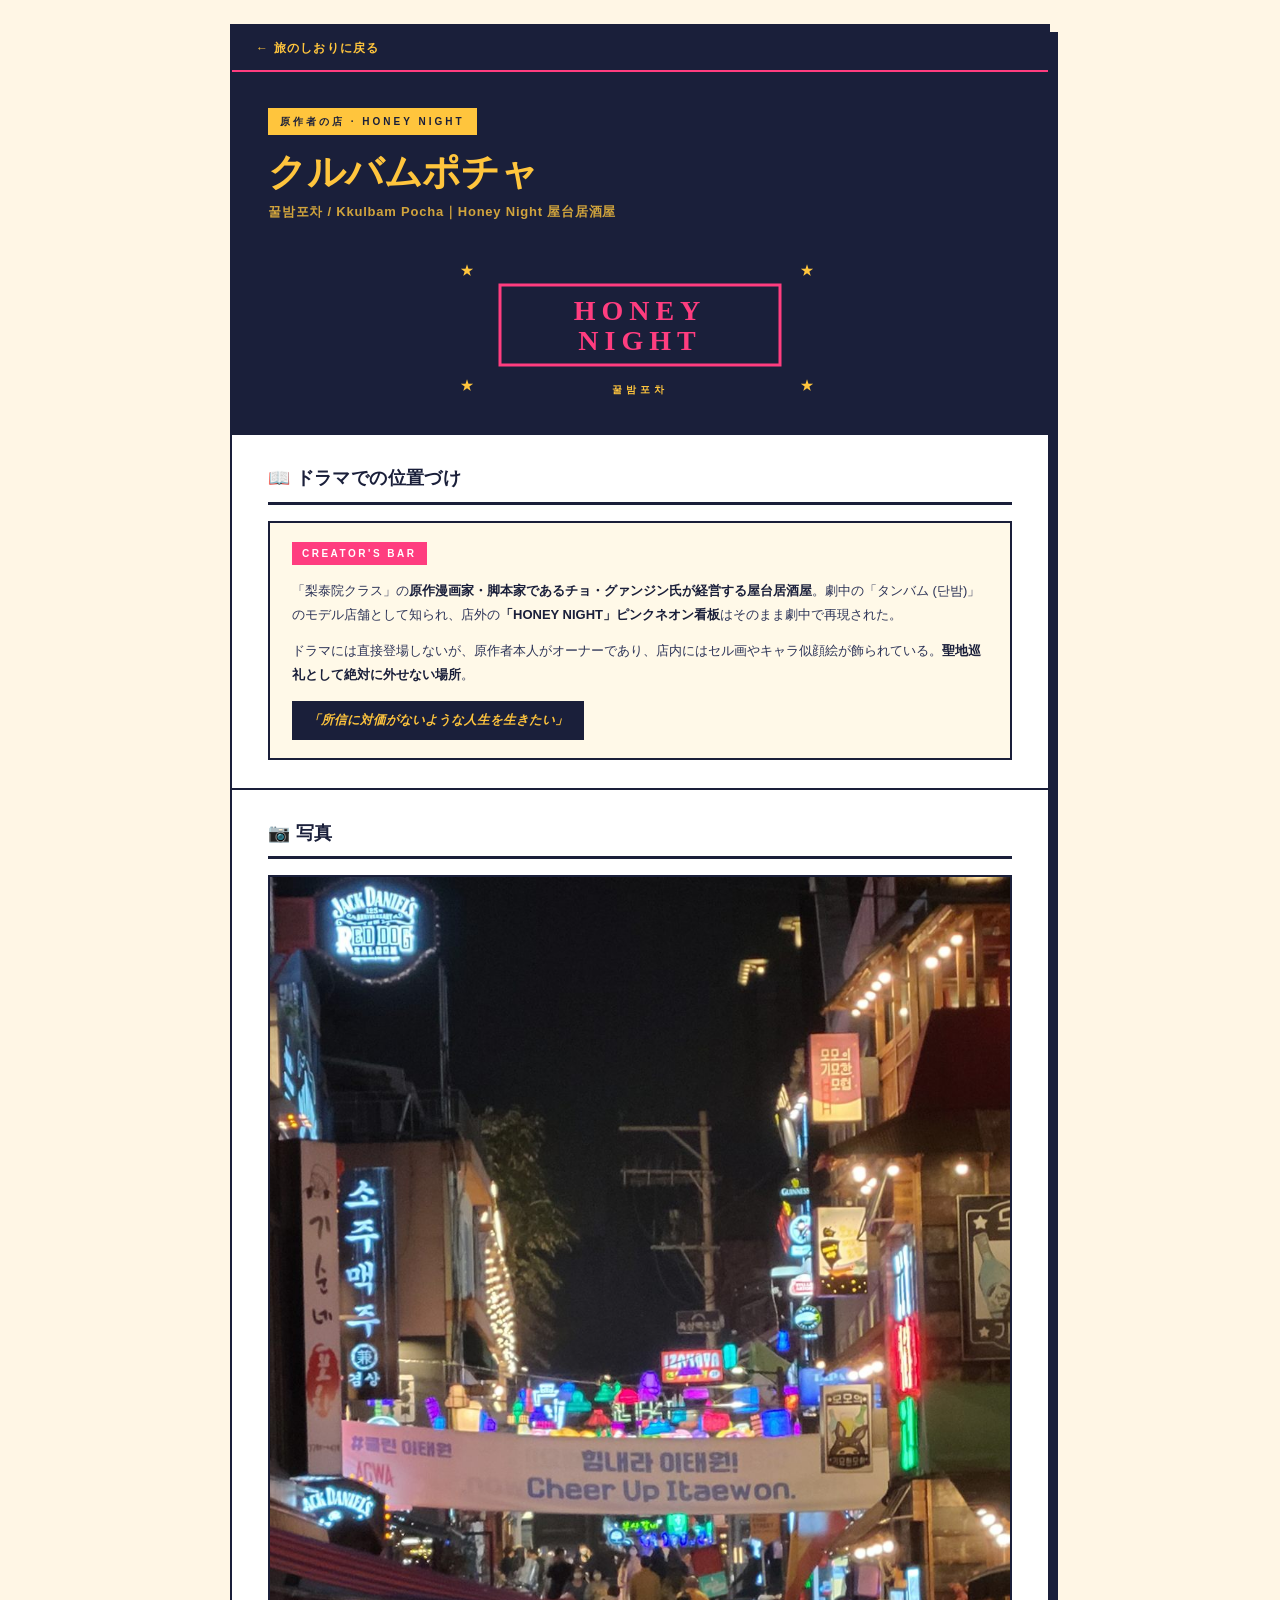
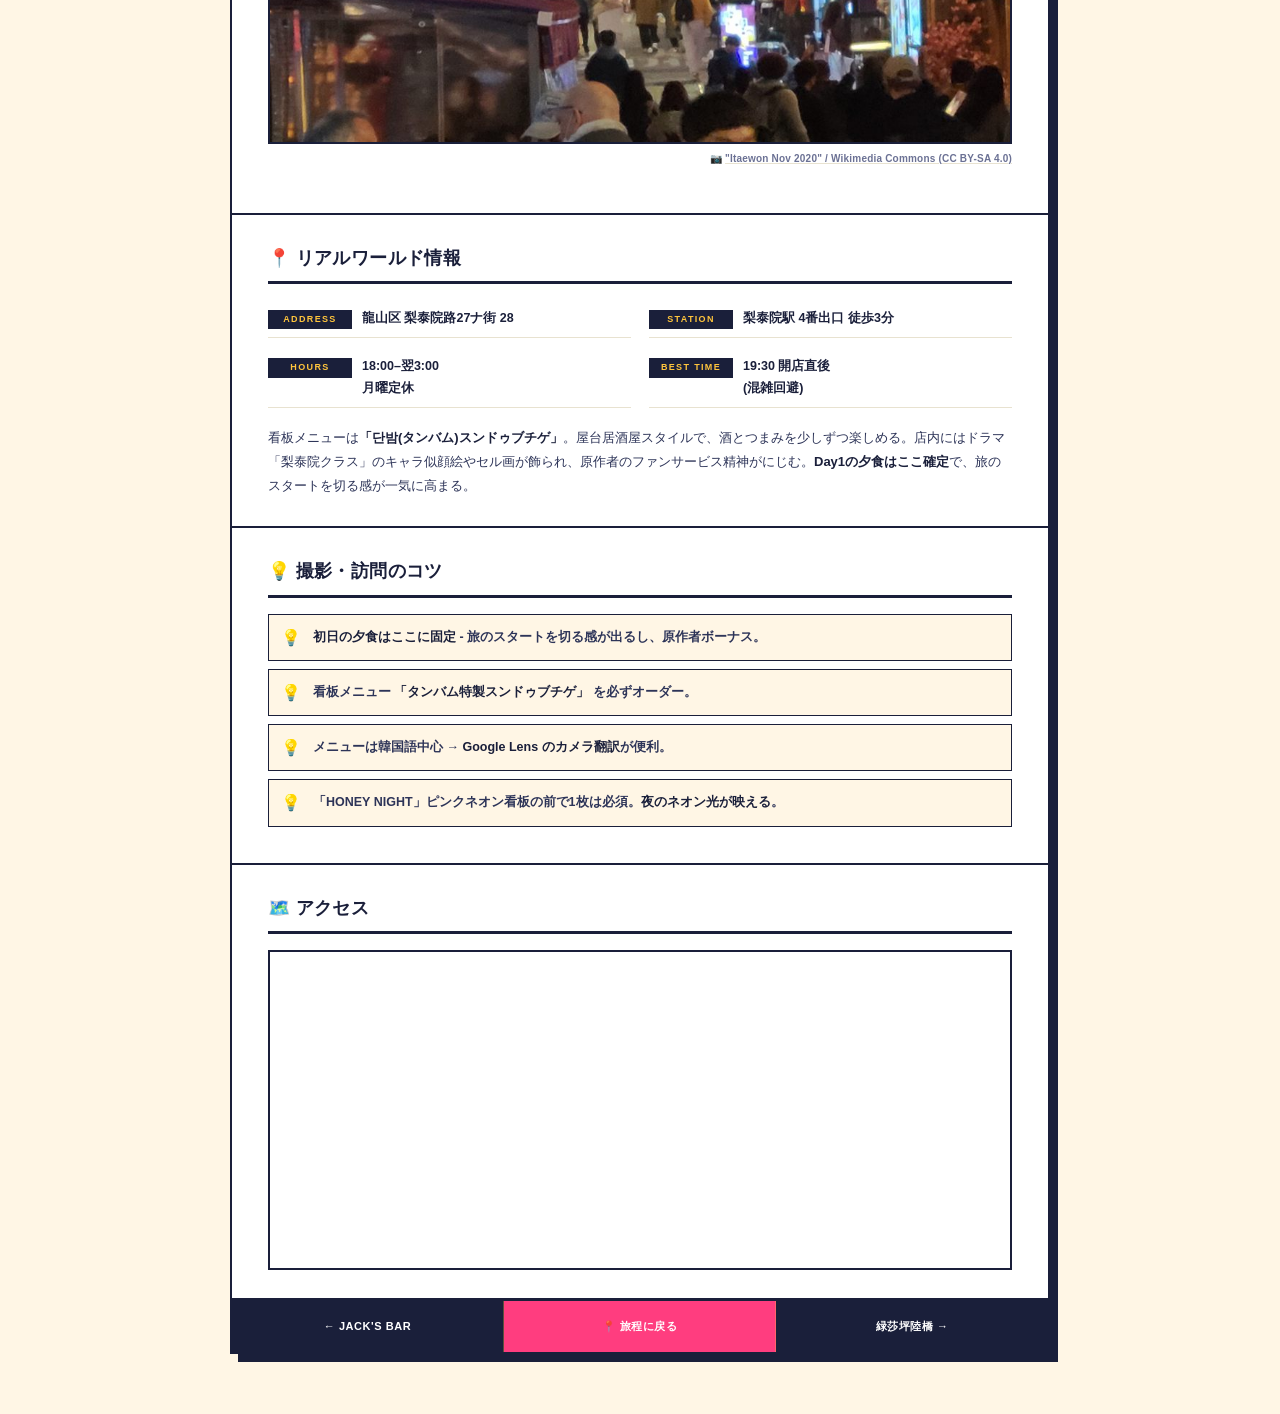
<file: spots/kkulbam.html>
<!DOCTYPE html>
<html lang="ja">
<head>
<meta charset="UTF-8">
<meta name="viewport" content="width=device-width, initial-scale=1.0">
<meta name="robots" content="noindex, nofollow">
<title>クルバムポチャ｜梨泰院クラス聖地巡礼</title>
<link rel="stylesheet" href="style.css">
<link rel="apple-touch-icon" href="../apple-touch-icon.png">
<meta name="theme-color" content="#1A1F3A">
</head>
<body>
<div class="spot-page">
  <a href="../index.html#itinerary" class="back-link">← 旅のしおりに戻る</a>

  <section class="spot-hero h-navy">
    <div class="spot-ep">原作者の店 · HONEY NIGHT</div>
    <h1 class="spot-title">クルバムポチャ</h1>
    <div class="spot-subtitle">꿀밤포차 / Kkulbam Pocha｜Honey Night 屋台居酒屋</div>
    <svg class="spot-illust" viewBox="0 0 400 160" xmlns="http://www.w3.org/2000/svg">
      <rect x="0" y="0" width="400" height="160" fill="#1A1F3A"/>
      <rect x="60" y="40" width="280" height="80" fill="#1A1F3A" stroke="#FF3D7F" stroke-width="3"/>
      <text x="200" y="75" text-anchor="middle" font-family="Meiryo UI" font-size="28" font-weight="900" fill="#FF3D7F" letter-spacing="6">HONEY</text>
      <text x="200" y="105" text-anchor="middle" font-family="Meiryo UI" font-size="28" font-weight="900" fill="#FF3D7F" letter-spacing="6">NIGHT</text>
      <text x="20" y="30" font-family="Meiryo UI" font-size="14" fill="#FFC53D">★</text>
      <text x="360" y="30" font-family="Meiryo UI" font-size="14" fill="#FFC53D">★</text>
      <text x="20" y="145" font-family="Meiryo UI" font-size="14" fill="#FFC53D">★</text>
      <text x="360" y="145" font-family="Meiryo UI" font-size="14" fill="#FFC53D">★</text>
      <text x="200" y="148" text-anchor="middle" font-family="Meiryo UI" font-size="10" font-weight="900" fill="#FFC53D" letter-spacing="4">꿀밤포차</text>
    </svg>
  </section>

  <section class="spot-section">
    <h2>📖 ドラマでの位置づけ</h2>
    <div class="ep-card">
      <div class="ep-label">CREATOR'S BAR</div>
      <p>「梨泰院クラス」の<strong>原作漫画家・脚本家であるチョ・グァンジン氏が経営する屋台居酒屋</strong>。劇中の「タンバム (단밤)」のモデル店舗として知られ、店外の<strong>「HONEY NIGHT」ピンクネオン看板</strong>はそのまま劇中で再現された。</p>
      <p>ドラマには直接登場しないが、原作者本人がオーナーであり、店内にはセル画やキャラ似顔絵が飾られている。<strong>聖地巡礼として絶対に外せない場所</strong>。</p>
      <div class="ep-quote">「所信に対価がないような人生を生きたい」</div>
    </div>
  </section>

  <section class="spot-section">
    <h2>📷 写真</h2>
    <img class="spot-photo" src="photos/kkulbam.jpg" alt="梨泰院の街並み（参考画像）">
    <div class="photo-credit">📷 <a href="https://commons.wikimedia.org/wiki/File:Itaewon_Nov_2020.jpg" target="_blank" rel="noopener">"Itaewon Nov 2020" / Wikimedia Commons (CC BY-SA 4.0)</a></div>
  </section>

  <section class="spot-section">
    <h2>📍 リアルワールド情報</h2>
    <div class="info-grid">
      <div class="info-row"><span class="k">ADDRESS</span><span class="v">龍山区 梨泰院路27ナ街 28</span></div>
      <div class="info-row"><span class="k">STATION</span><span class="v">梨泰院駅 4番出口 徒歩3分</span></div>
      <div class="info-row"><span class="k">HOURS</span><span class="v">18:00–翌3:00<br>月曜定休</span></div>
      <div class="info-row"><span class="k">BEST TIME</span><span class="v">19:30 開店直後<br>(混雑回避)</span></div>
    </div>
    <p class="lead-text">看板メニューは<strong>「단밤(タンバム)スンドゥブチゲ」</strong>。屋台居酒屋スタイルで、酒とつまみを少しずつ楽しめる。店内にはドラマ「梨泰院クラス」のキャラ似顔絵やセル画が飾られ、原作者のファンサービス精神がにじむ。<strong>Day1の夕食はここ確定</strong>で、旅のスタートを切る感が一気に高まる。</p>
  </section>

  <section class="spot-section">
    <h2>💡 撮影・訪問のコツ</h2>
    <ul class="tips-list">
      <li><strong>初日の夕食はここに固定</strong> - 旅のスタートを切る感が出るし、原作者ボーナス。</li>
      <li>看板メニュー <strong>「タンバム特製スンドゥブチゲ」</strong> を必ずオーダー。</li>
      <li>メニューは韓国語中心 → <strong>Google Lens のカメラ翻訳</strong>が便利。</li>
      <li>「HONEY NIGHT」ピンクネオン看板の前で1枚は必須。<strong>夜のネオン光が映える</strong>。</li>
    </ul>
  </section>

  <section class="spot-section">
    <h2>🗺️ アクセス</h2>
    <iframe class="spot-map" src="https://maps.google.com/maps?q=꿀밤+호떡+이태원&t=&z=17&ie=UTF8&iwloc=&output=embed" loading="lazy" referrerpolicy="no-referrer-when-downgrade"></iframe>
  </section>

  <nav class="spot-nav">
    <a href="jacks-bar.html">← JACK'S BAR</a>
    <a href="../index.html#itinerary" class="nav-home">📍 旅程に戻る</a>
    <a href="noksapyeong-bridge.html">緑莎坪陸橋 →</a>
  </nav>
</div>
</body>
</html>
</file>
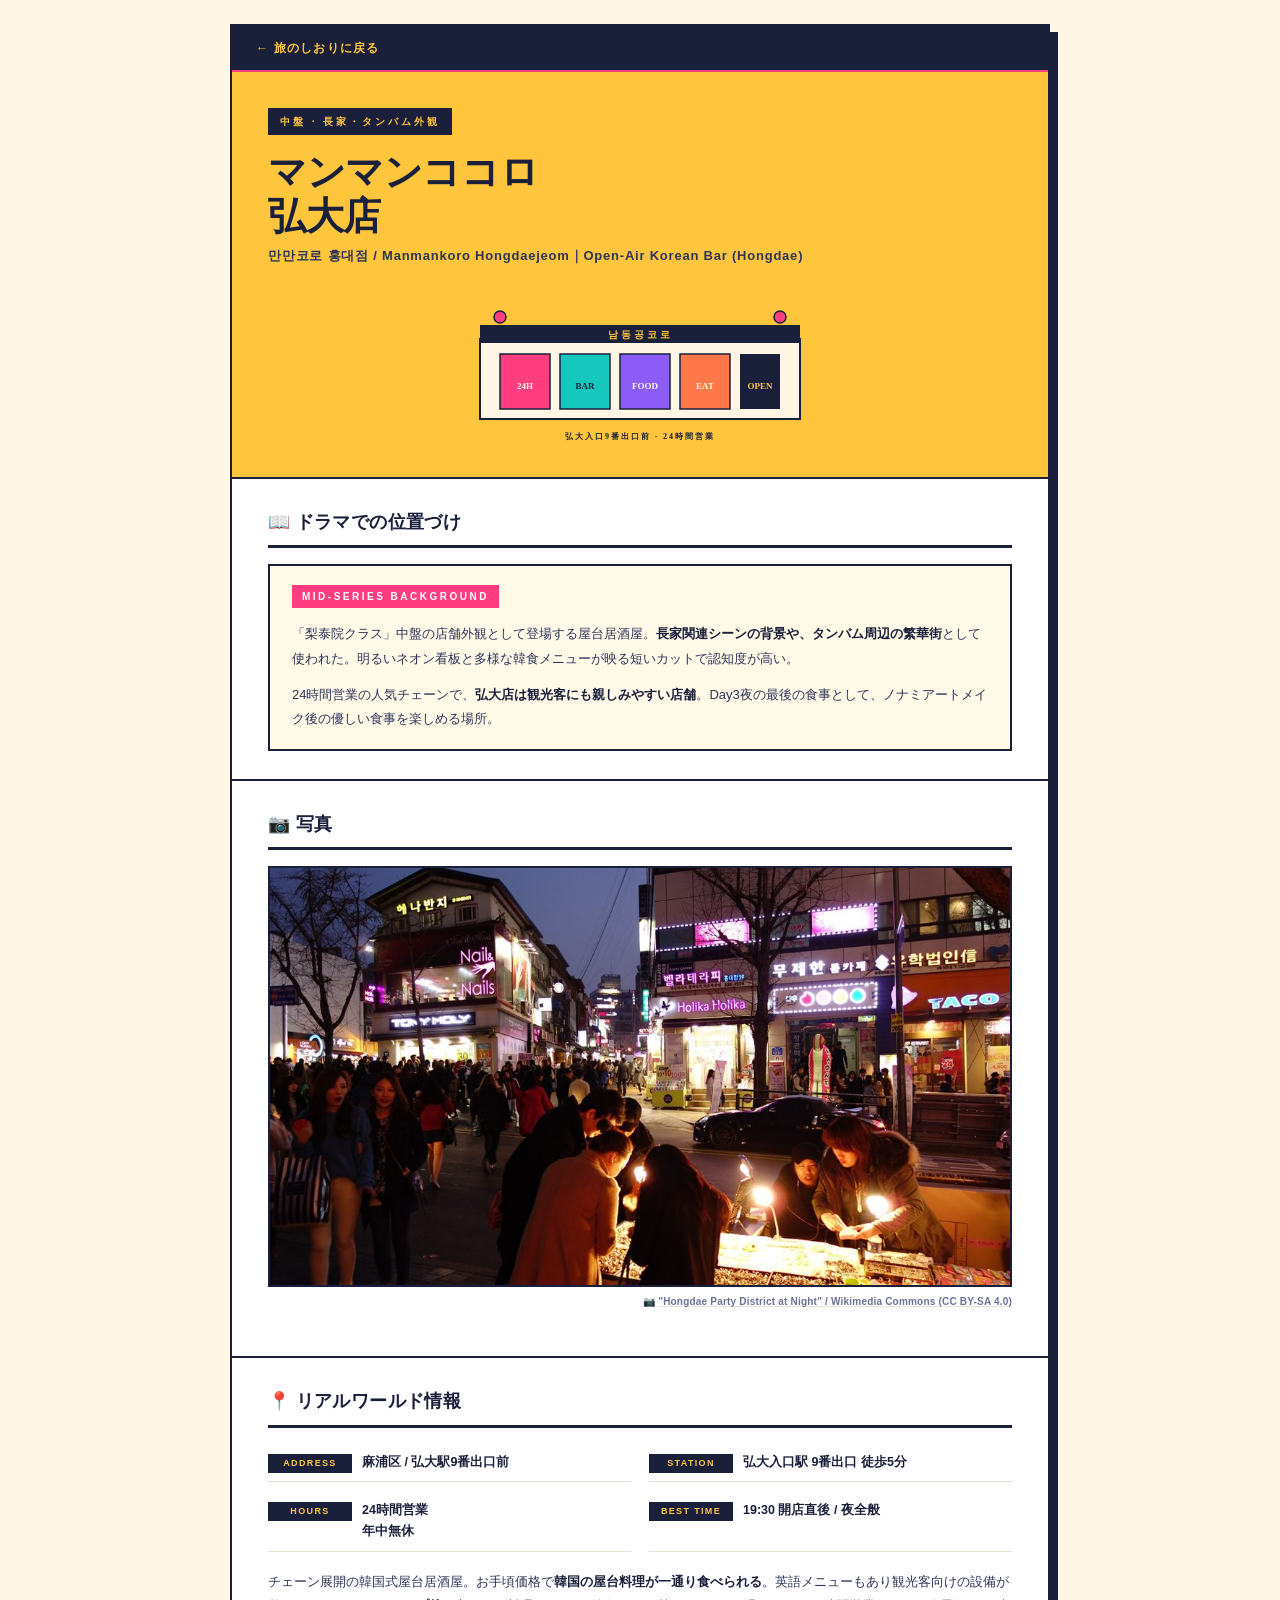
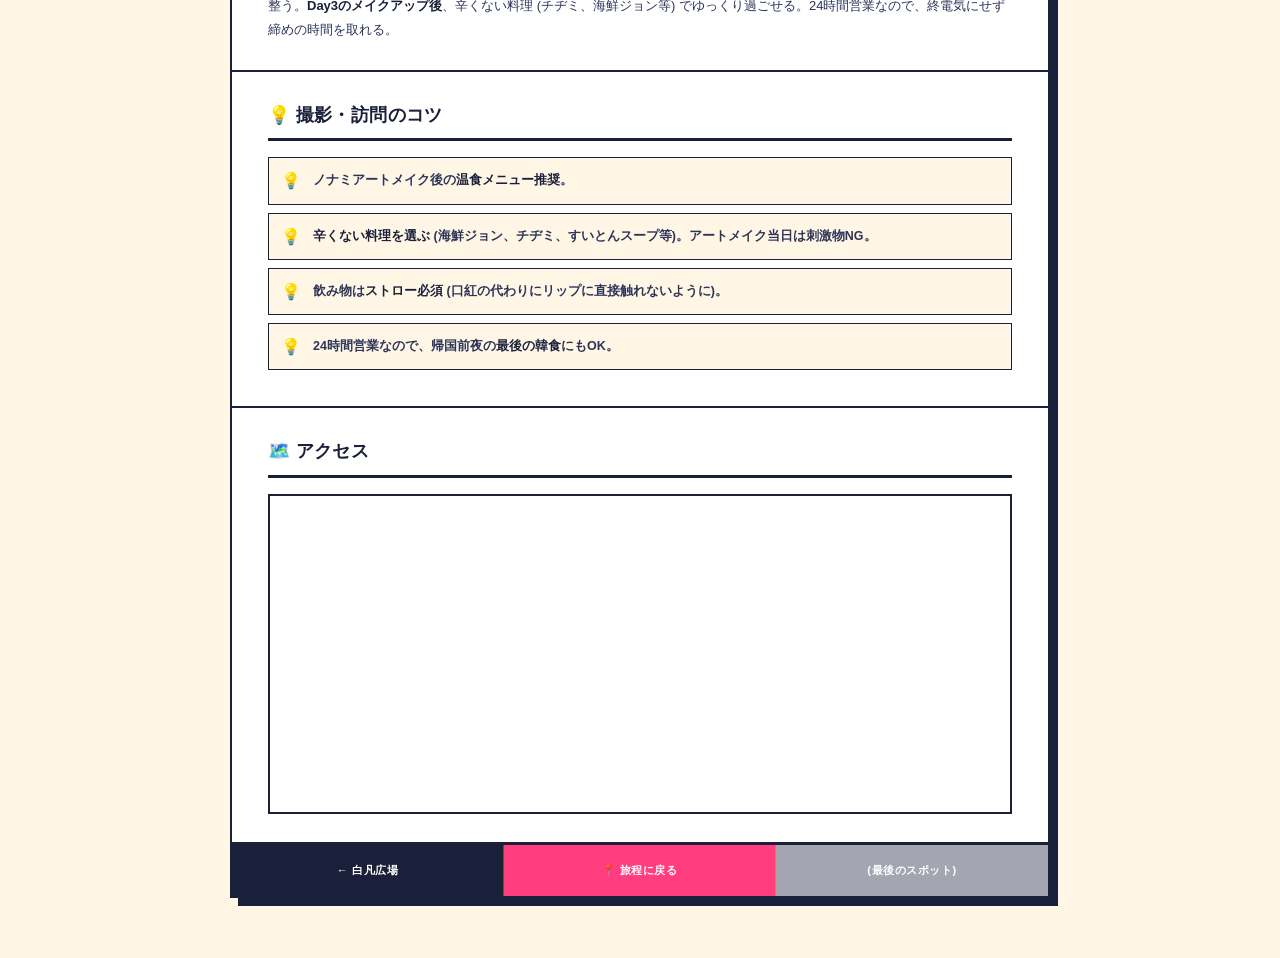
<file: spots/nandong-konkoro.html>
<!DOCTYPE html>
<html lang="ja">
<head>
<meta charset="UTF-8">
<meta name="viewport" content="width=device-width, initial-scale=1.0">
<meta name="robots" content="noindex, nofollow">
<title>マンマンココロ 弘大店｜梨泰院クラス聖地巡礼</title>
<link rel="stylesheet" href="style.css">
<link rel="apple-touch-icon" href="../apple-touch-icon.png">
<meta name="theme-color" content="#FFC53D">
</head>
<body>
<div class="spot-page">
  <a href="../index.html#itinerary" class="back-link">← 旅のしおりに戻る</a>

  <section class="spot-hero h-yellow">
    <div class="spot-ep">中盤 · 長家・タンバム外観</div>
    <h1 class="spot-title">マンマンココロ<br>弘大店</h1>
    <div class="spot-subtitle">만만코로 홍대점 / Manmankoro Hongdaejeom｜Open-Air Korean Bar (Hongdae)</div>
    <svg class="spot-illust" viewBox="0 0 400 160" xmlns="http://www.w3.org/2000/svg">
      <rect x="0" y="0" width="400" height="160" fill="#FFC53D"/>
      <rect x="40" y="50" width="320" height="80" fill="#FFF6E5" stroke="#1A1F3A" stroke-width="2"/>
      <rect x="40" y="36" width="320" height="18" fill="#1A1F3A"/>
      <text x="200" y="49" text-anchor="middle" font-family="Meiryo UI" font-size="10" font-weight="900" fill="#FFC53D" letter-spacing="3">남동공코로</text>
      <rect x="60" y="65" width="50" height="55" fill="#FF3D7F" stroke="#1A1F3A" stroke-width="1.5"/>
      <rect x="120" y="65" width="50" height="55" fill="#16C7BE" stroke="#1A1F3A" stroke-width="1.5"/>
      <rect x="180" y="65" width="50" height="55" fill="#8B5CF6" stroke="#1A1F3A" stroke-width="1.5"/>
      <rect x="240" y="65" width="50" height="55" fill="#FF7849" stroke="#1A1F3A" stroke-width="1.5"/>
      <rect x="300" y="65" width="40" height="55" fill="#1A1F3A"/>
      <text x="85" y="100" text-anchor="middle" font-family="Meiryo UI" font-size="9" font-weight="900" fill="#FFF6E5">24H</text>
      <text x="145" y="100" text-anchor="middle" font-family="Meiryo UI" font-size="9" font-weight="900" fill="#1A1F3A">BAR</text>
      <text x="205" y="100" text-anchor="middle" font-family="Meiryo UI" font-size="9" font-weight="900" fill="#FFF6E5">FOOD</text>
      <text x="265" y="100" text-anchor="middle" font-family="Meiryo UI" font-size="9" font-weight="900" fill="#FFF6E5">EAT</text>
      <text x="320" y="100" text-anchor="middle" font-family="Meiryo UI" font-size="9" font-weight="900" fill="#FFC53D">OPEN</text>
      <circle cx="60" cy="28" r="6" fill="#FF3D7F" stroke="#1A1F3A" stroke-width="1.5"/>
      <circle cx="340" cy="28" r="6" fill="#FF3D7F" stroke="#1A1F3A" stroke-width="1.5"/>
      <text x="200" y="150" text-anchor="middle" font-family="Meiryo UI" font-size="8" font-weight="900" fill="#1A1F3A" letter-spacing="2">弘大入口9番出口前 · 24時間営業</text>
    </svg>
  </section>

  <section class="spot-section">
    <h2>📖 ドラマでの位置づけ</h2>
    <div class="ep-card">
      <div class="ep-label">MID-SERIES BACKGROUND</div>
      <p>「梨泰院クラス」中盤の店舗外観として登場する屋台居酒屋。<strong>長家関連シーンの背景や、タンバム周辺の繁華街</strong>として使われた。明るいネオン看板と多様な韓食メニューが映る短いカットで認知度が高い。</p>
      <p>24時間営業の人気チェーンで、<strong>弘大店は観光客にも親しみやすい店舗</strong>。Day3夜の最後の食事として、ノナミアートメイク後の優しい食事を楽しめる場所。</p>
    </div>
  </section>

  <section class="spot-section">
    <h2>📷 写真</h2>
    <img class="spot-photo" src="photos/nandong-konkoro.jpg" alt="弘大の夜の繁華街（マンマンココロ周辺）">
    <div class="photo-credit">📷 <a href="https://commons.wikimedia.org/wiki/File:Hongdae_Party_District_at_Night,_Seoul.jpg" target="_blank" rel="noopener">"Hongdae Party District at Night" / Wikimedia Commons (CC BY-SA 4.0)</a></div>
  </section>

  <section class="spot-section">
    <h2>📍 リアルワールド情報</h2>
    <div class="info-grid">
      <div class="info-row"><span class="k">ADDRESS</span><span class="v">麻浦区 / 弘大駅9番出口前</span></div>
      <div class="info-row"><span class="k">STATION</span><span class="v">弘大入口駅 9番出口 徒歩5分</span></div>
      <div class="info-row"><span class="k">HOURS</span><span class="v">24時間営業<br>年中無休</span></div>
      <div class="info-row"><span class="k">BEST TIME</span><span class="v">19:30 開店直後 / 夜全般</span></div>
    </div>
    <p class="lead-text">チェーン展開の韓国式屋台居酒屋。お手頃価格で<strong>韓国の屋台料理が一通り食べられる</strong>。英語メニューもあり観光客向けの設備が整う。<strong>Day3のメイクアップ後</strong>、辛くない料理 (チヂミ、海鮮ジョン等) でゆっくり過ごせる。24時間営業なので、終電気にせず締めの時間を取れる。</p>
  </section>

  <section class="spot-section">
    <h2>💡 撮影・訪問のコツ</h2>
    <ul class="tips-list">
      <li>ノナミアートメイク後の<strong>温食メニュー推奨</strong>。</li>
      <li><strong>辛くない料理を選ぶ</strong> (海鮮ジョン、チヂミ、すいとんスープ等)。アートメイク当日は刺激物NG。</li>
      <li>飲み物は<strong>ストロー必須</strong> (口紅の代わりにリップに直接触れないように)。</li>
      <li>24時間営業なので、帰国前夜の<strong>最後の韓食</strong>にもOK。</li>
    </ul>
  </section>

  <section class="spot-section">
    <h2>🗺️ アクセス</h2>
    <iframe class="spot-map" src="https://maps.google.com/maps?q=Hongdae+Station+Exit+9&t=&z=17&ie=UTF8&iwloc=&output=embed" loading="lazy" referrerpolicy="no-referrer-when-downgrade"></iframe>
  </section>

  <nav class="spot-nav">
    <a href="baekak.html">← 白凡広場</a>
    <a href="../index.html#itinerary" class="nav-home">📍 旅程に戻る</a>
    <a href="#" class="disabled">(最後のスポット)</a>
  </nav>
</div>
</body>
</html>
</file>
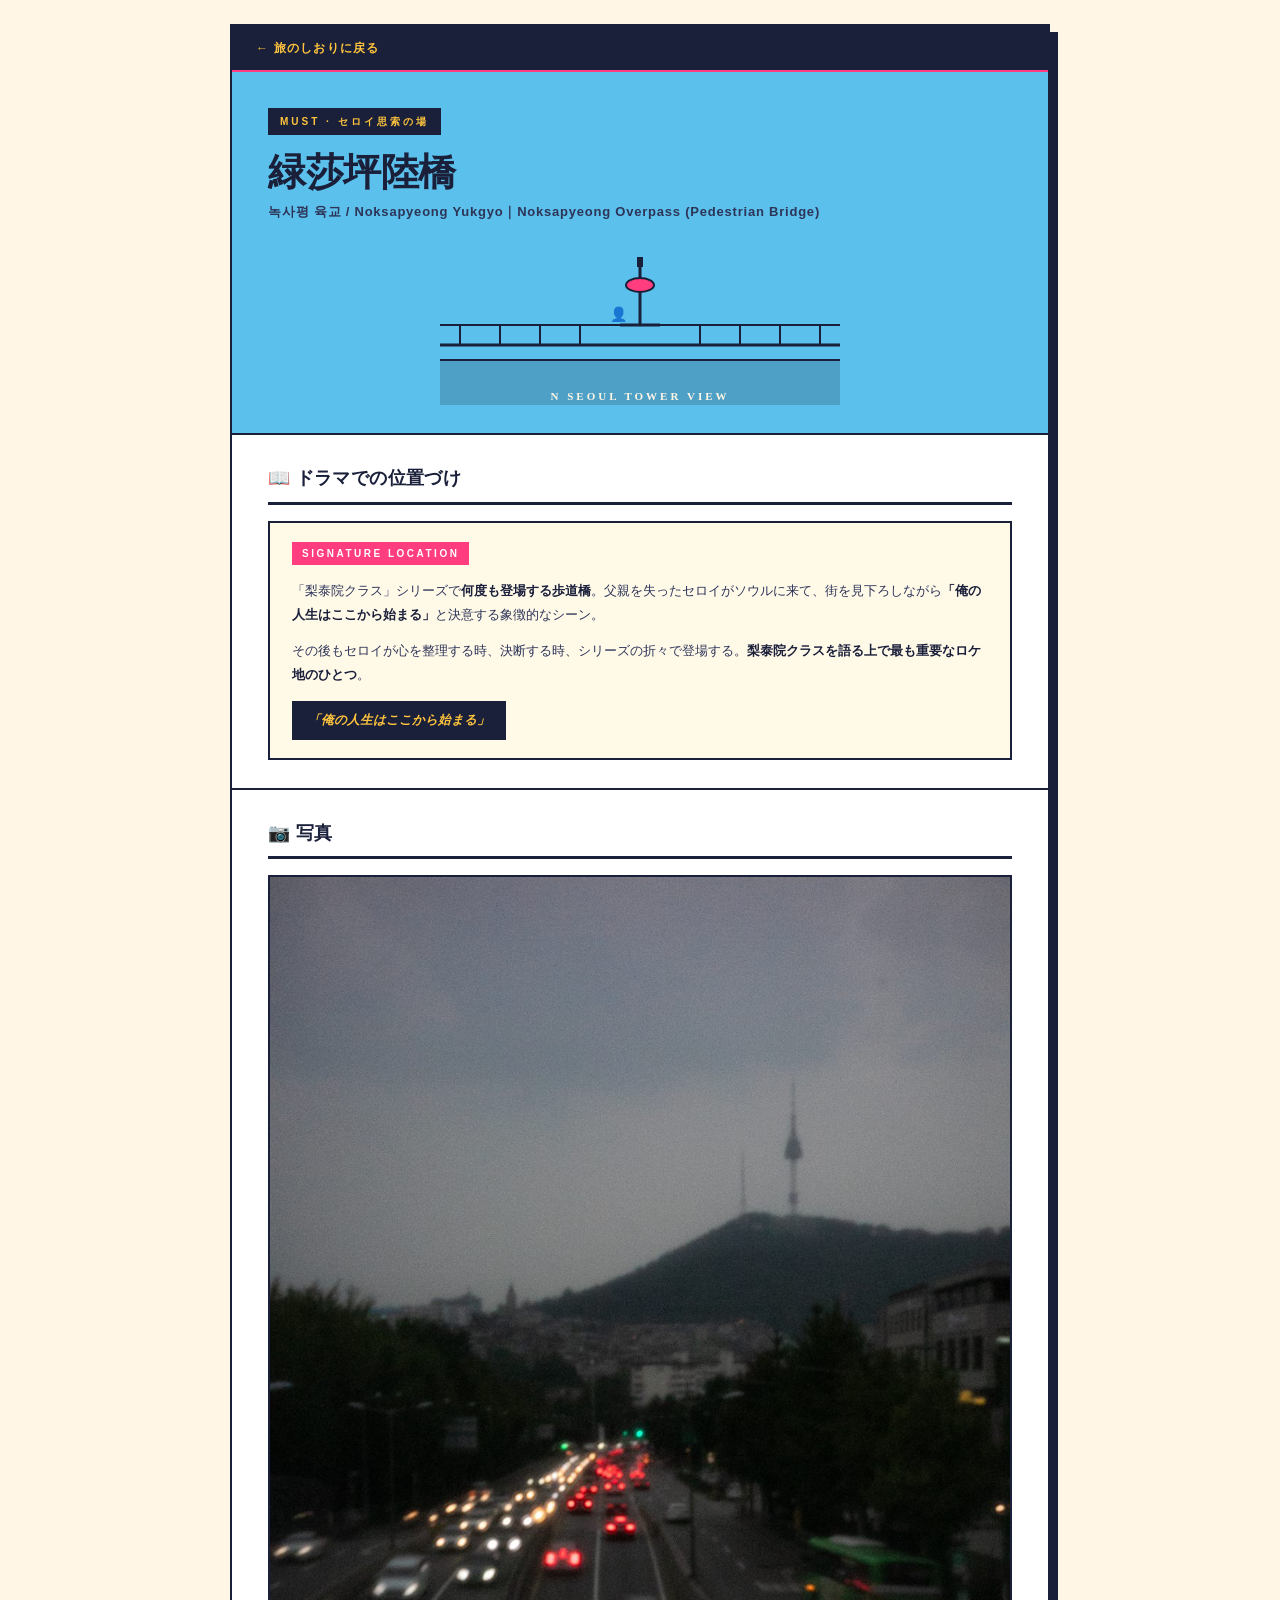
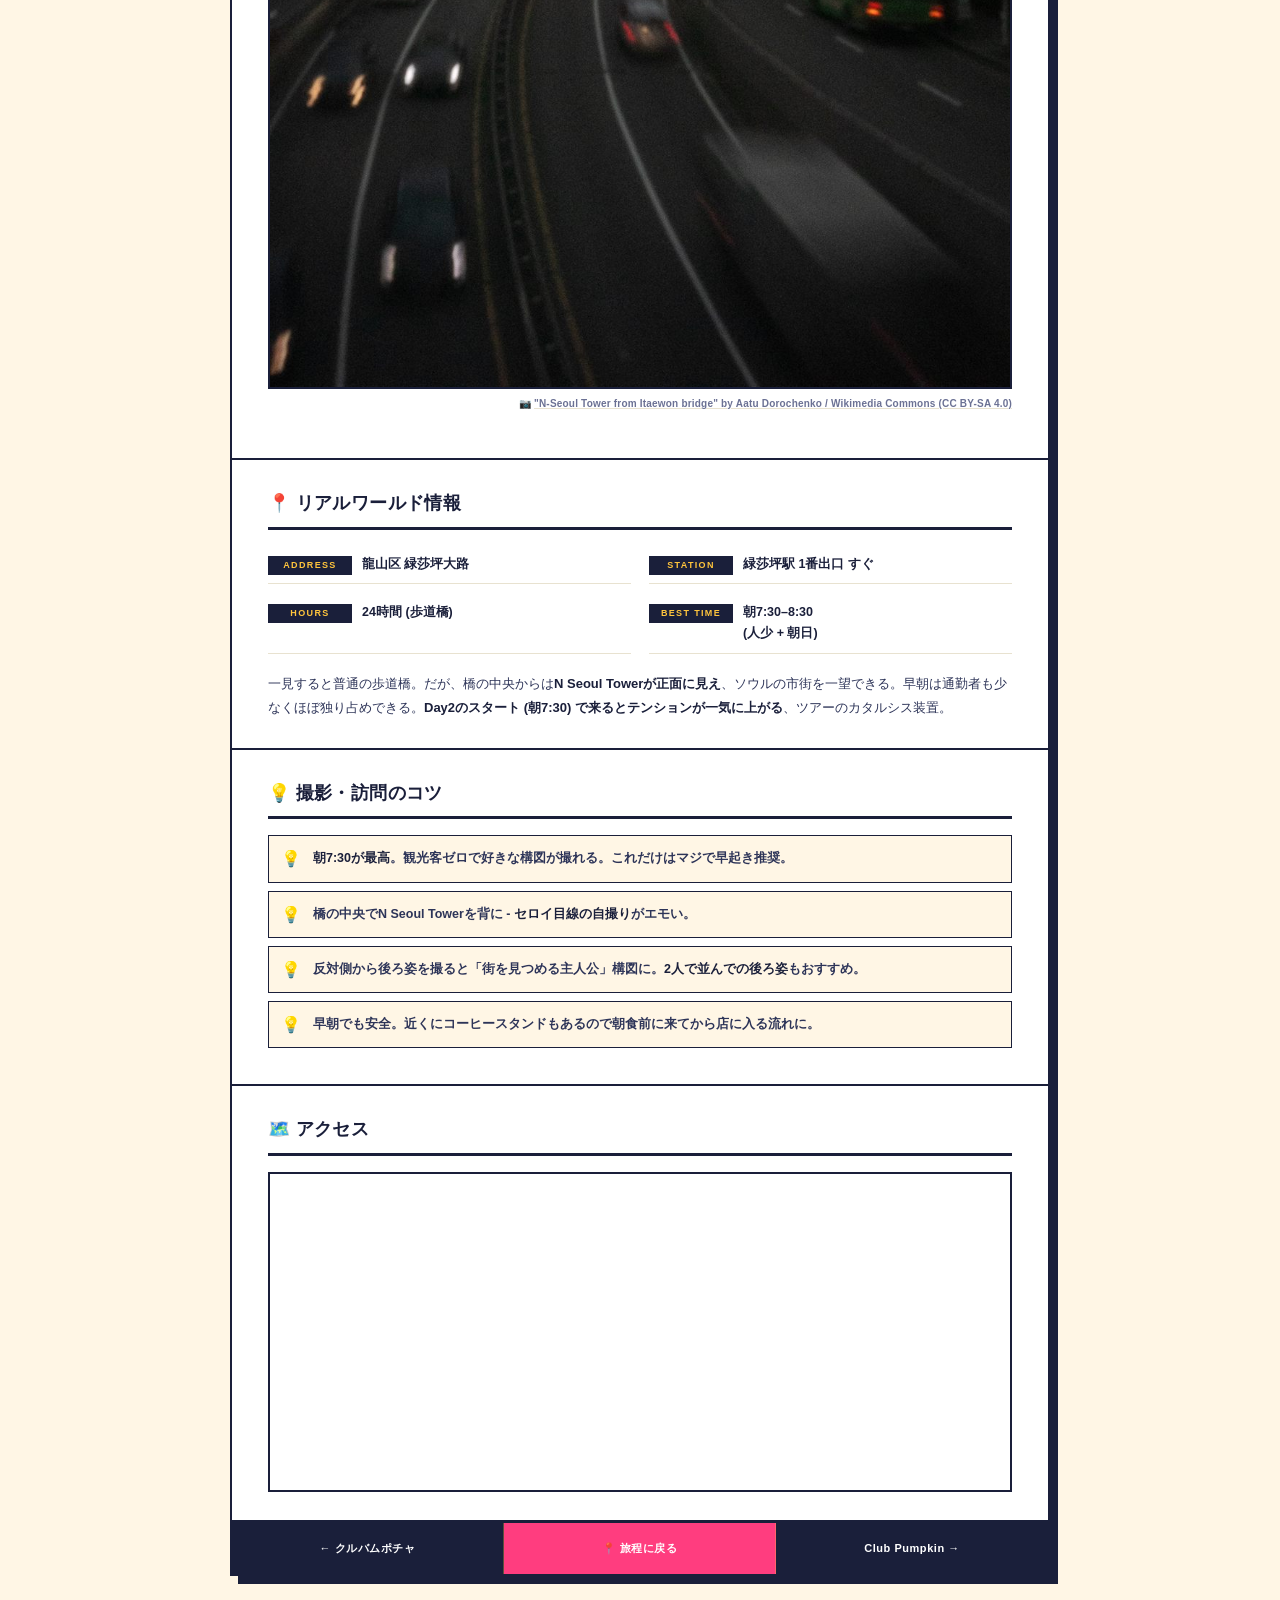
<file: spots/noksapyeong-bridge.html>
<!DOCTYPE html>
<html lang="ja">
<head>
<meta charset="UTF-8">
<meta name="viewport" content="width=device-width, initial-scale=1.0">
<meta name="robots" content="noindex, nofollow">
<title>緑莎坪陸橋｜梨泰院クラス聖地巡礼</title>
<link rel="stylesheet" href="style.css">
<link rel="apple-touch-icon" href="../apple-touch-icon.png">
<meta name="theme-color" content="#5BC0EB">
</head>
<body>
<div class="spot-page">
  <a href="../index.html#itinerary" class="back-link">← 旅のしおりに戻る</a>

  <section class="spot-hero h-sky">
    <div class="spot-ep">MUST · セロイ思索の場</div>
    <h1 class="spot-title">緑莎坪陸橋</h1>
    <div class="spot-subtitle">녹사평 육교 / Noksapyeong Yukgyo｜Noksapyeong Overpass (Pedestrian Bridge)</div>
    <svg class="spot-illust" viewBox="0 0 400 160" xmlns="http://www.w3.org/2000/svg">
      <rect x="0" y="0" width="400" height="160" fill="#5BC0EB"/>
      <rect x="0" y="115" width="400" height="45" fill="#1A1F3A" opacity="0.2"/>
      <line x1="0" y1="100" x2="400" y2="100" stroke="#1A1F3A" stroke-width="3"/>
      <line x1="0" y1="115" x2="400" y2="115" stroke="#1A1F3A" stroke-width="2"/>
      <line x1="20" y1="100" x2="20" y2="80" stroke="#1A1F3A" stroke-width="2"/>
      <line x1="60" y1="100" x2="60" y2="80" stroke="#1A1F3A" stroke-width="2"/>
      <line x1="100" y1="100" x2="100" y2="80" stroke="#1A1F3A" stroke-width="2"/>
      <line x1="140" y1="100" x2="140" y2="80" stroke="#1A1F3A" stroke-width="2"/>
      <line x1="260" y1="100" x2="260" y2="80" stroke="#1A1F3A" stroke-width="2"/>
      <line x1="300" y1="100" x2="300" y2="80" stroke="#1A1F3A" stroke-width="2"/>
      <line x1="340" y1="100" x2="340" y2="80" stroke="#1A1F3A" stroke-width="2"/>
      <line x1="380" y1="100" x2="380" y2="80" stroke="#1A1F3A" stroke-width="2"/>
      <line x1="0" y1="80" x2="400" y2="80" stroke="#1A1F3A" stroke-width="2"/>
      <line x1="200" y1="80" x2="200" y2="20" stroke="#1A1F3A" stroke-width="3"/>
      <ellipse cx="200" cy="40" rx="14" ry="7" fill="#FF3D7F" stroke="#1A1F3A" stroke-width="2"/>
      <rect x="197" y="12" width="6" height="10" fill="#1A1F3A"/>
      <line x1="180" y1="80" x2="220" y2="80" stroke="#1A1F3A" stroke-width="3"/>
      <text x="200" y="155" text-anchor="middle" font-family="Meiryo UI" font-size="11" font-weight="900" fill="#FFF6E5" letter-spacing="3">N SEOUL TOWER VIEW</text>
      <text x="170" y="74" font-family="Meiryo UI" font-size="14" fill="#1A1F3A">👤</text>
    </svg>
  </section>

  <section class="spot-section">
    <h2>📖 ドラマでの位置づけ</h2>
    <div class="ep-card">
      <div class="ep-label">SIGNATURE LOCATION</div>
      <p>「梨泰院クラス」シリーズで<strong>何度も登場する歩道橋</strong>。父親を失ったセロイがソウルに来て、街を見下ろしながら<strong>「俺の人生はここから始まる」</strong>と決意する象徴的なシーン。</p>
      <p>その後もセロイが心を整理する時、決断する時、シリーズの折々で登場する。<strong>梨泰院クラスを語る上で最も重要なロケ地のひとつ</strong>。</p>
      <div class="ep-quote">「俺の人生はここから始まる」</div>
    </div>
  </section>

  <section class="spot-section">
    <h2>📷 写真</h2>
    <img class="spot-photo" src="photos/noksapyeong-bridge.jpg" alt="緑莎坪陸橋から見たN Seoul Tower">
    <div class="photo-credit">📷 <a href="https://commons.wikimedia.org/wiki/File:N-Seoul_tower_from_Itaewon_bridge_pinhole.jpg" target="_blank" rel="noopener">"N-Seoul Tower from Itaewon bridge" by Aatu Dorochenko / Wikimedia Commons (CC BY-SA 4.0)</a></div>
  </section>

  <section class="spot-section">
    <h2>📍 リアルワールド情報</h2>
    <div class="info-grid">
      <div class="info-row"><span class="k">ADDRESS</span><span class="v">龍山区 緑莎坪大路</span></div>
      <div class="info-row"><span class="k">STATION</span><span class="v">緑莎坪駅 1番出口 すぐ</span></div>
      <div class="info-row"><span class="k">HOURS</span><span class="v">24時間 (歩道橋)</span></div>
      <div class="info-row"><span class="k">BEST TIME</span><span class="v">朝7:30–8:30<br>(人少 + 朝日)</span></div>
    </div>
    <p class="lead-text">一見すると普通の歩道橋。だが、橋の中央からは<strong>N Seoul Towerが正面に見え</strong>、ソウルの市街を一望できる。早朝は通勤者も少なくほぼ独り占めできる。<strong>Day2のスタート (朝7:30) で来るとテンションが一気に上がる</strong>、ツアーのカタルシス装置。</p>
  </section>

  <section class="spot-section">
    <h2>💡 撮影・訪問のコツ</h2>
    <ul class="tips-list">
      <li><strong>朝7:30が最高</strong>。観光客ゼロで好きな構図が撮れる。これだけはマジで早起き推奨。</li>
      <li>橋の中央でN Seoul Towerを背に - <strong>セロイ目線の自撮り</strong>がエモい。</li>
      <li>反対側から後ろ姿を撮ると「街を見つめる主人公」構図に。<strong>2人で並んでの後ろ姿</strong>もおすすめ。</li>
      <li>早朝でも安全。近くにコーヒースタンドもあるので朝食前に来てから店に入る流れに。</li>
    </ul>
  </section>

  <section class="spot-section">
    <h2>🗺️ アクセス</h2>
    <iframe class="spot-map" src="https://maps.google.com/maps?q=Noksapyeong+Pedestrian+Overpass+Seoul&t=&z=17&ie=UTF8&iwloc=&output=embed" loading="lazy" referrerpolicy="no-referrer-when-downgrade"></iframe>
  </section>

  <nav class="spot-nav">
    <a href="kkulbam.html">← クルバムポチャ</a>
    <a href="../index.html#itinerary" class="nav-home">📍 旅程に戻る</a>
    <a href="club-pumpkin.html">Club Pumpkin →</a>
  </nav>
</div>
</body>
</html>
</file>
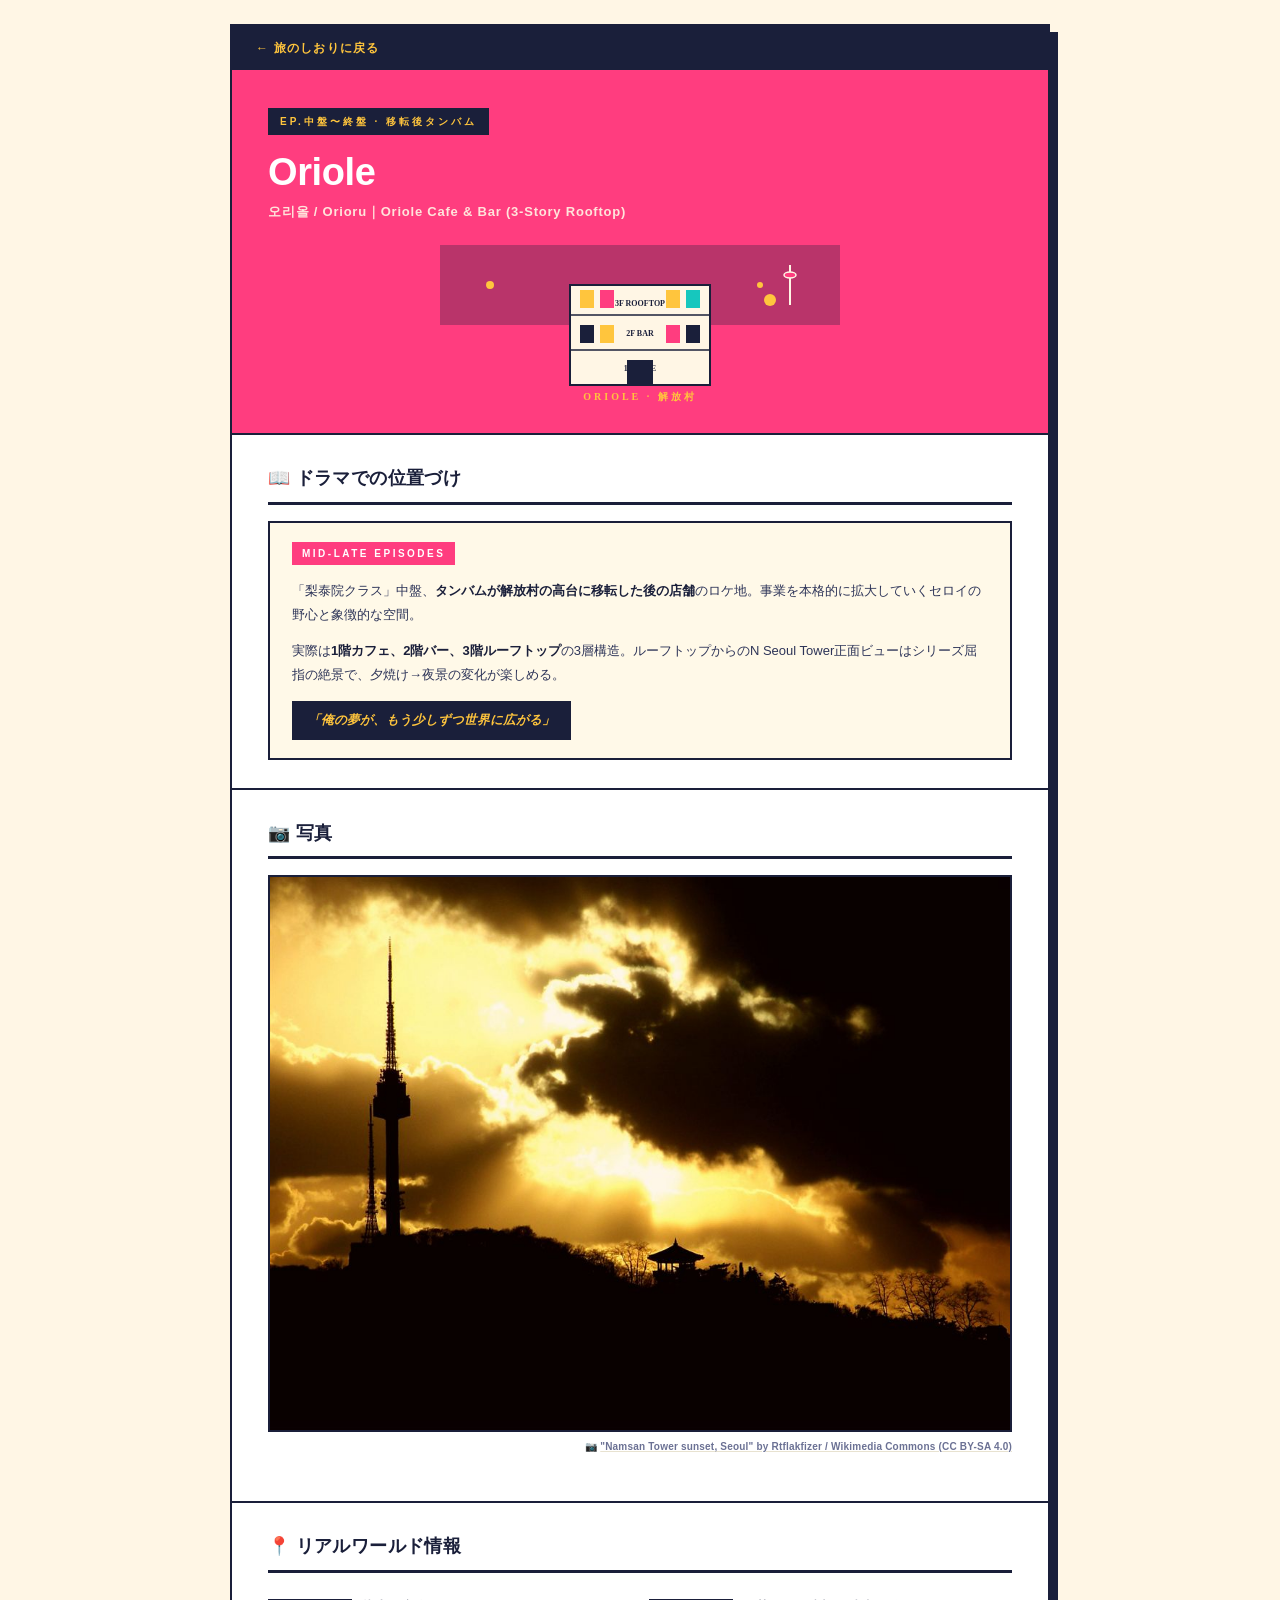
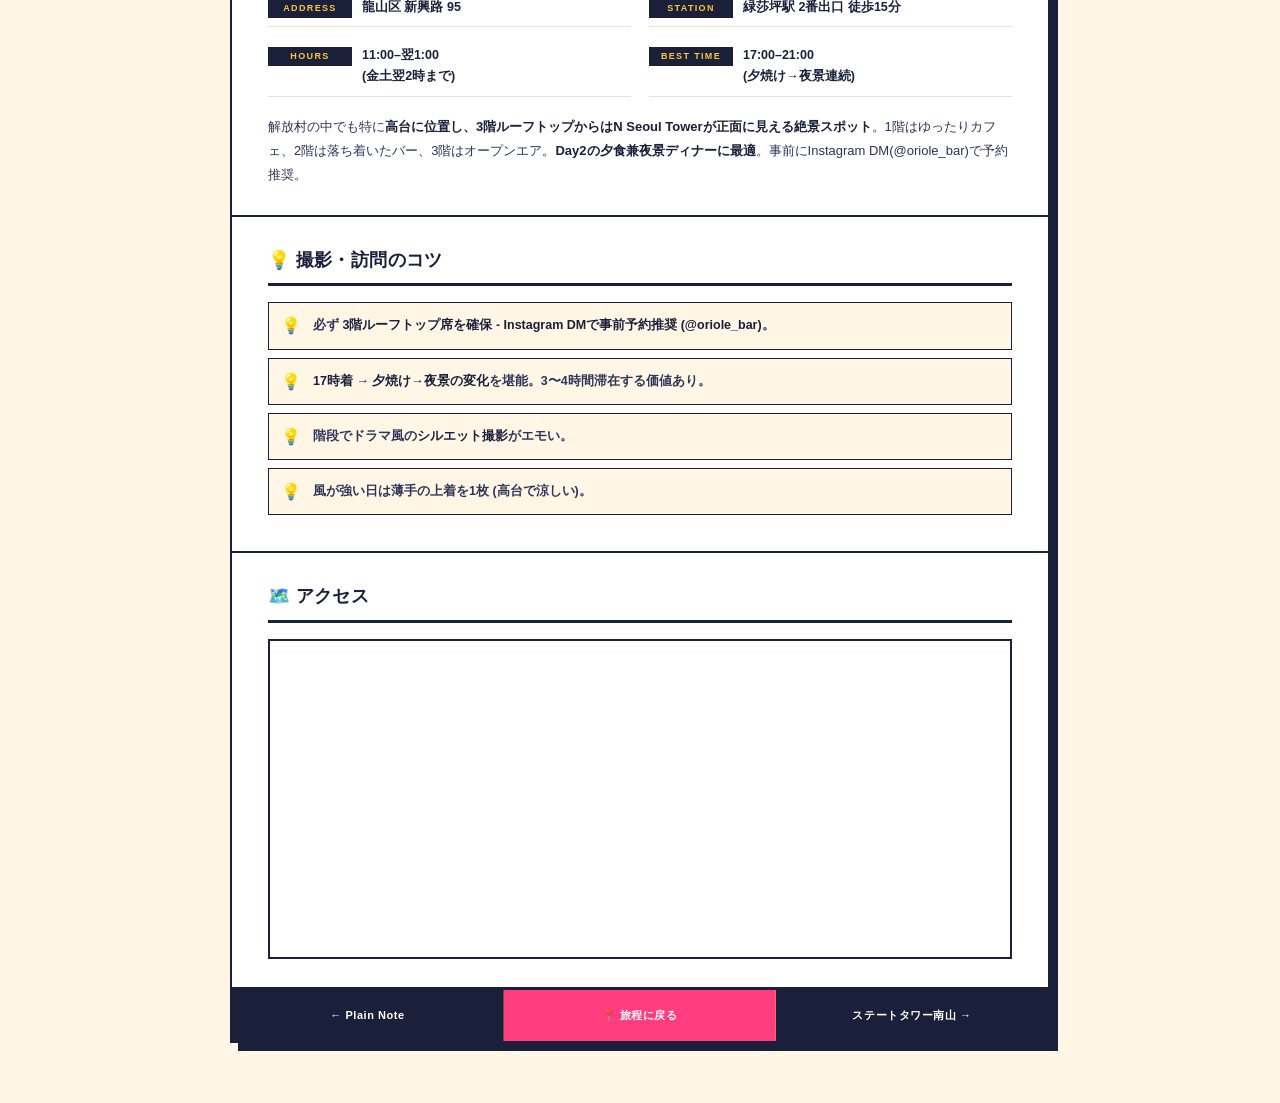
<file: spots/oriole.html>
<!DOCTYPE html>
<html lang="ja">
<head>
<meta charset="UTF-8">
<meta name="viewport" content="width=device-width, initial-scale=1.0">
<meta name="robots" content="noindex, nofollow">
<title>Oriole (タンバム2)｜梨泰院クラス聖地巡礼</title>
<link rel="stylesheet" href="style.css">
<link rel="apple-touch-icon" href="../apple-touch-icon.png">
<meta name="theme-color" content="#FF3D7F">
</head>
<body>
<div class="spot-page">
  <a href="../index.html#itinerary" class="back-link">← 旅のしおりに戻る</a>

  <section class="spot-hero h-pink">
    <div class="spot-ep">EP.中盤〜終盤 · 移転後タンバム</div>
    <h1 class="spot-title">Oriole</h1>
    <div class="spot-subtitle">오리올 / Orioru｜Oriole Cafe & Bar (3-Story Rooftop)</div>
    <svg class="spot-illust" viewBox="0 0 400 160" xmlns="http://www.w3.org/2000/svg">
      <rect x="0" y="0" width="400" height="160" fill="#FF3D7F"/>
      <rect x="0" y="0" width="400" height="80" fill="#1A1F3A" opacity="0.3"/>
      <rect x="130" y="40" width="140" height="100" fill="#FFF6E5" stroke="#1A1F3A" stroke-width="2"/>
      <line x1="130" y1="70" x2="270" y2="70" stroke="#1A1F3A" stroke-width="1.5"/>
      <line x1="130" y1="105" x2="270" y2="105" stroke="#1A1F3A" stroke-width="1.5"/>
      <text x="200" y="61" text-anchor="middle" font-family="Meiryo UI" font-size="8" font-weight="900" fill="#1A1F3A">3F ROOFTOP</text>
      <text x="200" y="91" text-anchor="middle" font-family="Meiryo UI" font-size="8" font-weight="900" fill="#1A1F3A">2F BAR</text>
      <text x="200" y="126" text-anchor="middle" font-family="Meiryo UI" font-size="8" font-weight="900" fill="#1A1F3A">1F CAFE</text>
      <rect x="140" y="45" width="14" height="18" fill="#FFC53D"/>
      <rect x="160" y="45" width="14" height="18" fill="#FF3D7F"/>
      <rect x="226" y="45" width="14" height="18" fill="#FFC53D"/>
      <rect x="246" y="45" width="14" height="18" fill="#16C7BE"/>
      <rect x="140" y="80" width="14" height="18" fill="#1A1F3A"/>
      <rect x="160" y="80" width="14" height="18" fill="#FFC53D"/>
      <rect x="226" y="80" width="14" height="18" fill="#FF3D7F"/>
      <rect x="246" y="80" width="14" height="18" fill="#1A1F3A"/>
      <rect x="187" y="115" width="26" height="25" fill="#1A1F3A"/>
      <circle cx="330" cy="55" r="6" fill="#FFC53D"/>
      <circle cx="320" cy="40" r="3" fill="#FFC53D"/>
      <circle cx="50" cy="40" r="4" fill="#FFC53D"/>
      <line x1="350" y1="60" x2="350" y2="20" stroke="#FFF6E5" stroke-width="2"/>
      <ellipse cx="350" cy="30" rx="6" ry="3" fill="#FF3D7F" stroke="#FFF6E5" stroke-width="1.5"/>
      <text x="200" y="155" text-anchor="middle" font-family="Meiryo UI" font-size="10" font-weight="900" fill="#FFC53D" letter-spacing="3">ORIOLE · 解放村</text>
    </svg>
  </section>

  <section class="spot-section">
    <h2>📖 ドラマでの位置づけ</h2>
    <div class="ep-card">
      <div class="ep-label">MID-LATE EPISODES</div>
      <p>「梨泰院クラス」中盤、<strong>タンバムが解放村の高台に移転した後の店舗</strong>のロケ地。事業を本格的に拡大していくセロイの野心と象徴的な空間。</p>
      <p>実際は<strong>1階カフェ、2階バー、3階ルーフトップ</strong>の3層構造。ルーフトップからのN Seoul Tower正面ビューはシリーズ屈指の絶景で、夕焼け→夜景の変化が楽しめる。</p>
      <div class="ep-quote">「俺の夢が、もう少しずつ世界に広がる」</div>
    </div>
  </section>

  <section class="spot-section">
    <h2>📷 写真</h2>
    <img class="spot-photo" src="photos/oriole.jpg" alt="N Seoul Tower の夕焼け（Orioleルーフトップからの眺望をイメージ）">
    <div class="photo-credit">📷 <a href="https://commons.wikimedia.org/wiki/File:Namsan_Tower_sunset,_Seoul.jpg" target="_blank" rel="noopener">"Namsan Tower sunset, Seoul" by Rtflakfizer / Wikimedia Commons (CC BY-SA 4.0)</a></div>
  </section>

  <section class="spot-section">
    <h2>📍 リアルワールド情報</h2>
    <div class="info-grid">
      <div class="info-row"><span class="k">ADDRESS</span><span class="v">龍山区 新興路 95</span></div>
      <div class="info-row"><span class="k">STATION</span><span class="v">緑莎坪駅 2番出口 徒歩15分</span></div>
      <div class="info-row"><span class="k">HOURS</span><span class="v">11:00–翌1:00<br>(金土翌2時まで)</span></div>
      <div class="info-row"><span class="k">BEST TIME</span><span class="v">17:00–21:00<br>(夕焼け→夜景連続)</span></div>
    </div>
    <p class="lead-text">解放村の中でも特に<strong>高台に位置し、3階ルーフトップからはN Seoul Towerが正面に見える絶景スポット</strong>。1階はゆったりカフェ、2階は落ち着いたバー、3階はオープンエア。<strong>Day2の夕食兼夜景ディナーに最適</strong>。事前にInstagram DM(@oriole_bar)で予約推奨。</p>
  </section>

  <section class="spot-section">
    <h2>💡 撮影・訪問のコツ</h2>
    <ul class="tips-list">
      <li>必ず <strong>3階ルーフトップ席を確保</strong> - <strong>Instagram DMで事前予約推奨 (@oriole_bar)</strong>。</li>
      <li><strong>17時着 → 夕焼け→夜景の変化</strong>を堪能。3〜4時間滞在する価値あり。</li>
      <li>階段でドラマ風の<strong>シルエット撮影</strong>がエモい。</li>
      <li>風が強い日は薄手の上着を1枚 (高台で涼しい)。</li>
    </ul>
  </section>

  <section class="spot-section">
    <h2>🗺️ アクセス</h2>
    <iframe class="spot-map" src="https://maps.google.com/maps?q=Oriole+Bar+Haebangchon+Seoul&t=&z=17&ie=UTF8&iwloc=&output=embed" loading="lazy" referrerpolicy="no-referrer-when-downgrade"></iframe>
  </section>

  <nav class="spot-nav">
    <a href="plain-note.html">← Plain Note</a>
    <a href="../index.html#itinerary" class="nav-home">📍 旅程に戻る</a>
    <a href="sky-tower-namsan.html">ステートタワー南山 →</a>
  </nav>
</div>
</body>
</html>
</file>
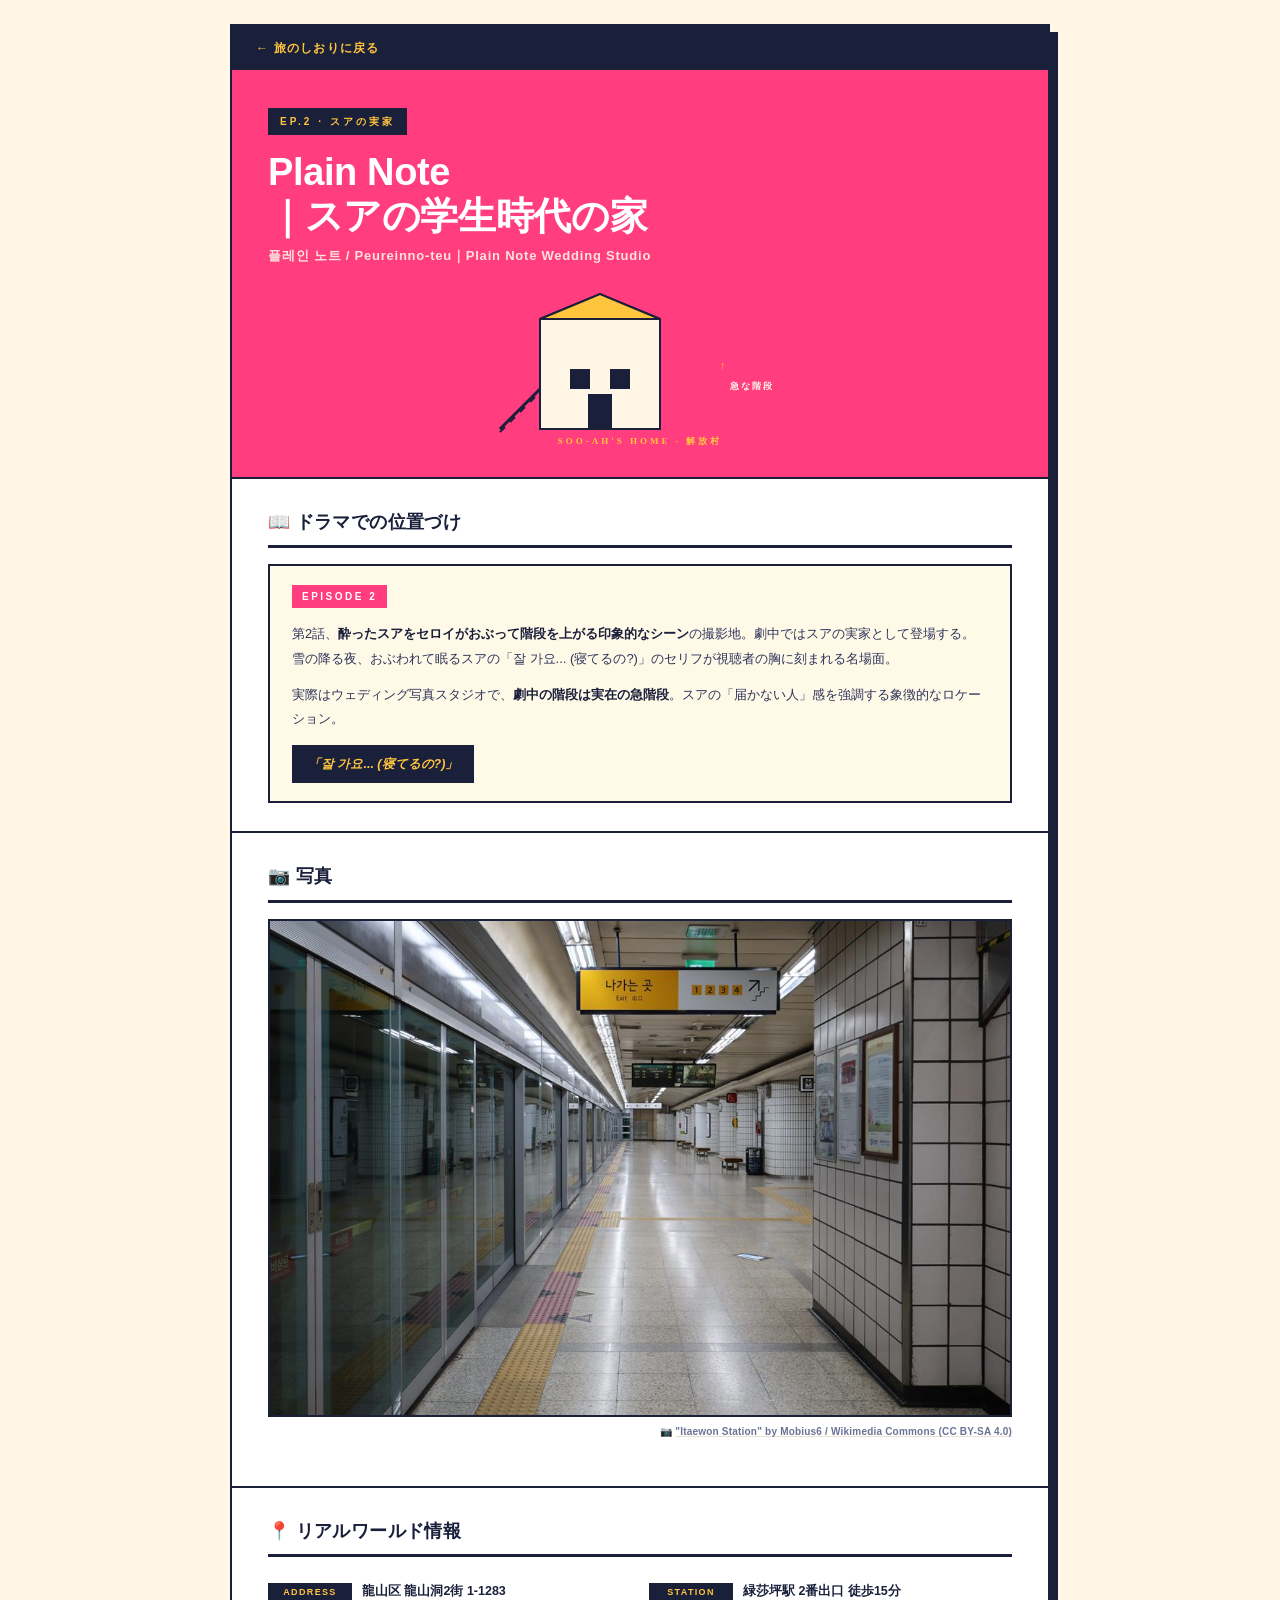
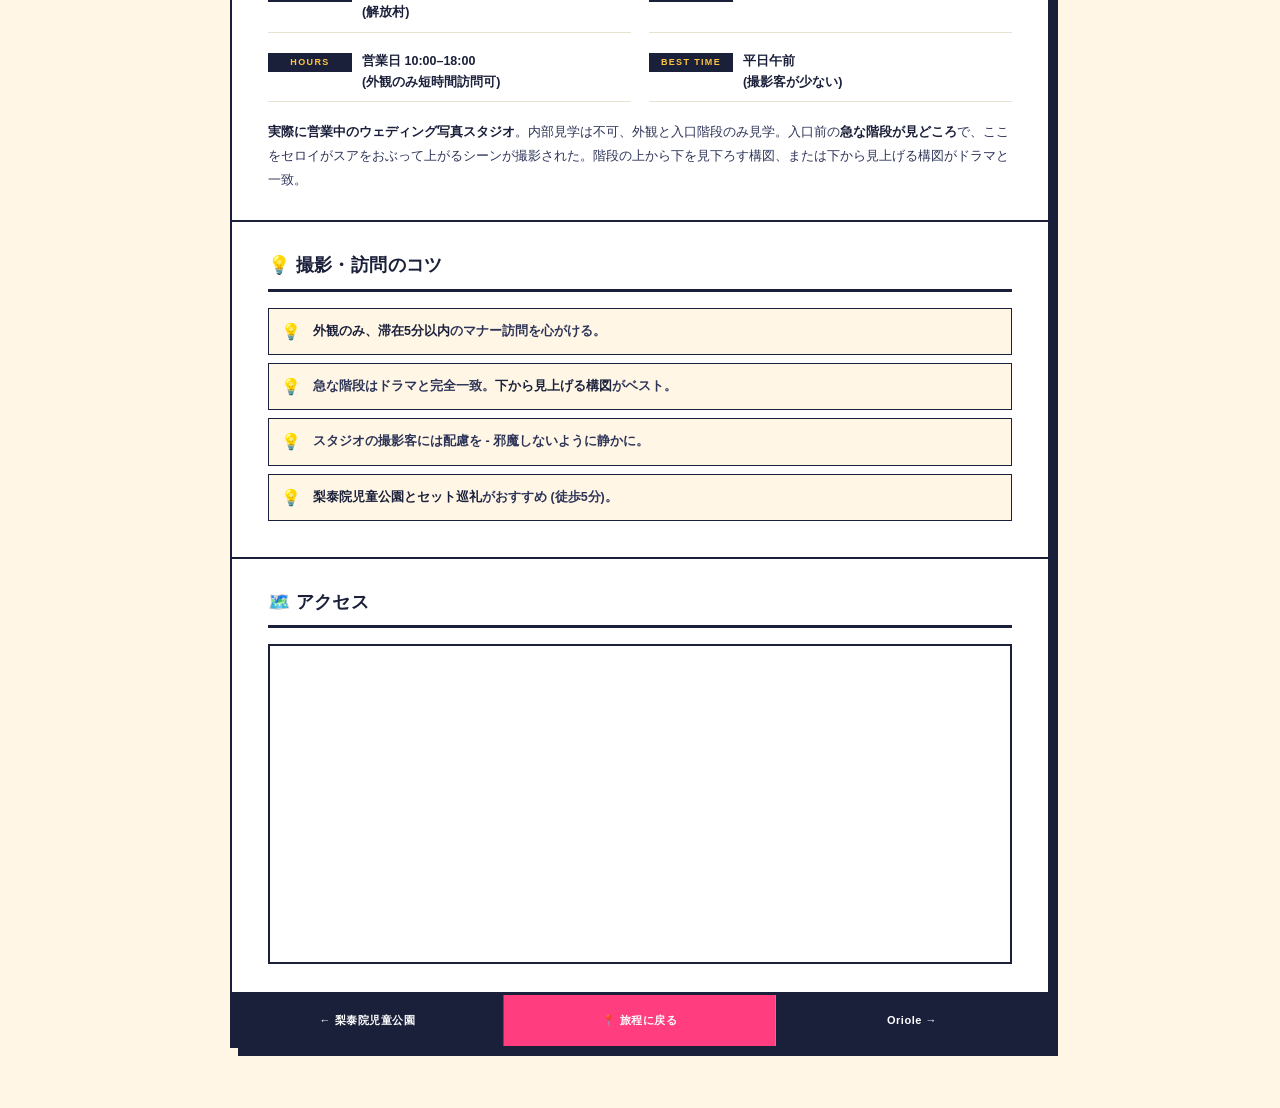
<file: spots/plain-note.html>
<!DOCTYPE html>
<html lang="ja">
<head>
<meta charset="UTF-8">
<meta name="viewport" content="width=device-width, initial-scale=1.0">
<meta name="robots" content="noindex, nofollow">
<title>Plain Note (スアの実家)｜梨泰院クラス聖地巡礼</title>
<link rel="stylesheet" href="style.css">
<link rel="apple-touch-icon" href="../apple-touch-icon.png">
<meta name="theme-color" content="#FF3D7F">
</head>
<body>
<div class="spot-page">
  <a href="../index.html#itinerary" class="back-link">← 旅のしおりに戻る</a>

  <section class="spot-hero h-pink">
    <div class="spot-ep">EP.2 · スアの実家</div>
    <h1 class="spot-title">Plain Note<br>｜スアの学生時代の家</h1>
    <div class="spot-subtitle">플레인 노트 / Peureinno-teu｜Plain Note Wedding Studio</div>
    <svg class="spot-illust" viewBox="0 0 400 160" xmlns="http://www.w3.org/2000/svg">
      <rect x="0" y="0" width="400" height="160" fill="#FF3D7F"/>
      <polygon points="100,140 220,140 220,30 160,5 100,30" fill="#FFF6E5" stroke="#1A1F3A" stroke-width="2"/>
      <polygon points="100,30 160,5 220,30" fill="#FFC53D" stroke="#1A1F3A" stroke-width="2"/>
      <rect x="130" y="80" width="20" height="20" fill="#1A1F3A"/>
      <rect x="170" y="80" width="20" height="20" fill="#1A1F3A"/>
      <rect x="148" y="105" width="24" height="35" fill="#1A1F3A"/>
      <path d="M 60,140 L 70,130 L 80,120 L 90,110 L 100,100" stroke="#1A1F3A" stroke-width="3" fill="none"/>
      <line x1="65" y1="138" x2="60" y2="143" stroke="#1A1F3A" stroke-width="2"/>
      <line x1="75" y1="128" x2="70" y2="133" stroke="#1A1F3A" stroke-width="2"/>
      <line x1="85" y1="118" x2="80" y2="123" stroke="#1A1F3A" stroke-width="2"/>
      <line x1="95" y1="108" x2="90" y2="113" stroke="#1A1F3A" stroke-width="2"/>
      <text x="280" y="80" font-family="Meiryo UI" font-size="11" font-weight="900" fill="#FFC53D">↑</text>
      <text x="290" y="100" font-family="Meiryo UI" font-size="9" font-weight="900" fill="#FFF6E5" letter-spacing="2">急な階段</text>
      <text x="200" y="155" text-anchor="middle" font-family="Meiryo UI" font-size="9" font-weight="900" fill="#FFC53D" letter-spacing="3">SOO-AH'S HOME · 解放村</text>
    </svg>
  </section>

  <section class="spot-section">
    <h2>📖 ドラマでの位置づけ</h2>
    <div class="ep-card">
      <div class="ep-label">EPISODE 2</div>
      <p>第2話、<strong>酔ったスアをセロイがおぶって階段を上がる印象的なシーン</strong>の撮影地。劇中ではスアの実家として登場する。雪の降る夜、おぶわれて眠るスアの「잘 가요... (寝てるの?)」のセリフが視聴者の胸に刻まれる名場面。</p>
      <p>実際はウェディング写真スタジオで、<strong>劇中の階段は実在の急階段</strong>。スアの「届かない人」感を強調する象徴的なロケーション。</p>
      <div class="ep-quote">「잘 가요... (寝てるの?)」</div>
    </div>
  </section>

  <section class="spot-section">
    <h2>📷 写真</h2>
    <img class="spot-photo" src="photos/plain-note.jpg" alt="梨泰院駅周辺（参考画像）">
    <div class="photo-credit">📷 <a href="https://commons.wikimedia.org/wiki/File:Itaewon_Station_(Seoul_Subway_Line_6)_20230430_003.jpg" target="_blank" rel="noopener">"Itaewon Station" by Mobius6 / Wikimedia Commons (CC BY-SA 4.0)</a></div>
  </section>

  <section class="spot-section">
    <h2>📍 リアルワールド情報</h2>
    <div class="info-grid">
      <div class="info-row"><span class="k">ADDRESS</span><span class="v">龍山区 龍山洞2街 1-1283<br>(解放村)</span></div>
      <div class="info-row"><span class="k">STATION</span><span class="v">緑莎坪駅 2番出口 徒歩15分</span></div>
      <div class="info-row"><span class="k">HOURS</span><span class="v">営業日 10:00–18:00<br>(外観のみ短時間訪問可)</span></div>
      <div class="info-row"><span class="k">BEST TIME</span><span class="v">平日午前<br>(撮影客が少ない)</span></div>
    </div>
    <p class="lead-text"><strong>実際に営業中のウェディング写真スタジオ</strong>。内部見学は不可、外観と入口階段のみ見学。入口前の<strong>急な階段が見どころ</strong>で、ここをセロイがスアをおぶって上がるシーンが撮影された。階段の上から下を見下ろす構図、または下から見上げる構図がドラマと一致。</p>
  </section>

  <section class="spot-section">
    <h2>💡 撮影・訪問のコツ</h2>
    <ul class="tips-list">
      <li><strong>外観のみ、滞在5分以内</strong>のマナー訪問を心がける。</li>
      <li>急な階段はドラマと完全一致。<strong>下から見上げる構図</strong>がベスト。</li>
      <li>スタジオの撮影客には配慮を - 邪魔しないように静かに。</li>
      <li><strong>梨泰院児童公園とセット巡礼</strong>がおすすめ (徒歩5分)。</li>
    </ul>
  </section>

  <section class="spot-section">
    <h2>🗺️ アクセス</h2>
    <iframe class="spot-map" src="https://maps.google.com/maps?q=Plain+Note+Studio+Haebangchon&t=&z=17&ie=UTF8&iwloc=&output=embed" loading="lazy" referrerpolicy="no-referrer-when-downgrade"></iframe>
  </section>

  <nav class="spot-nav">
    <a href="itaewon-park.html">← 梨泰院児童公園</a>
    <a href="../index.html#itinerary" class="nav-home">📍 旅程に戻る</a>
    <a href="oriole.html">Oriole →</a>
  </nav>
</div>
</body>
</html>
</file>
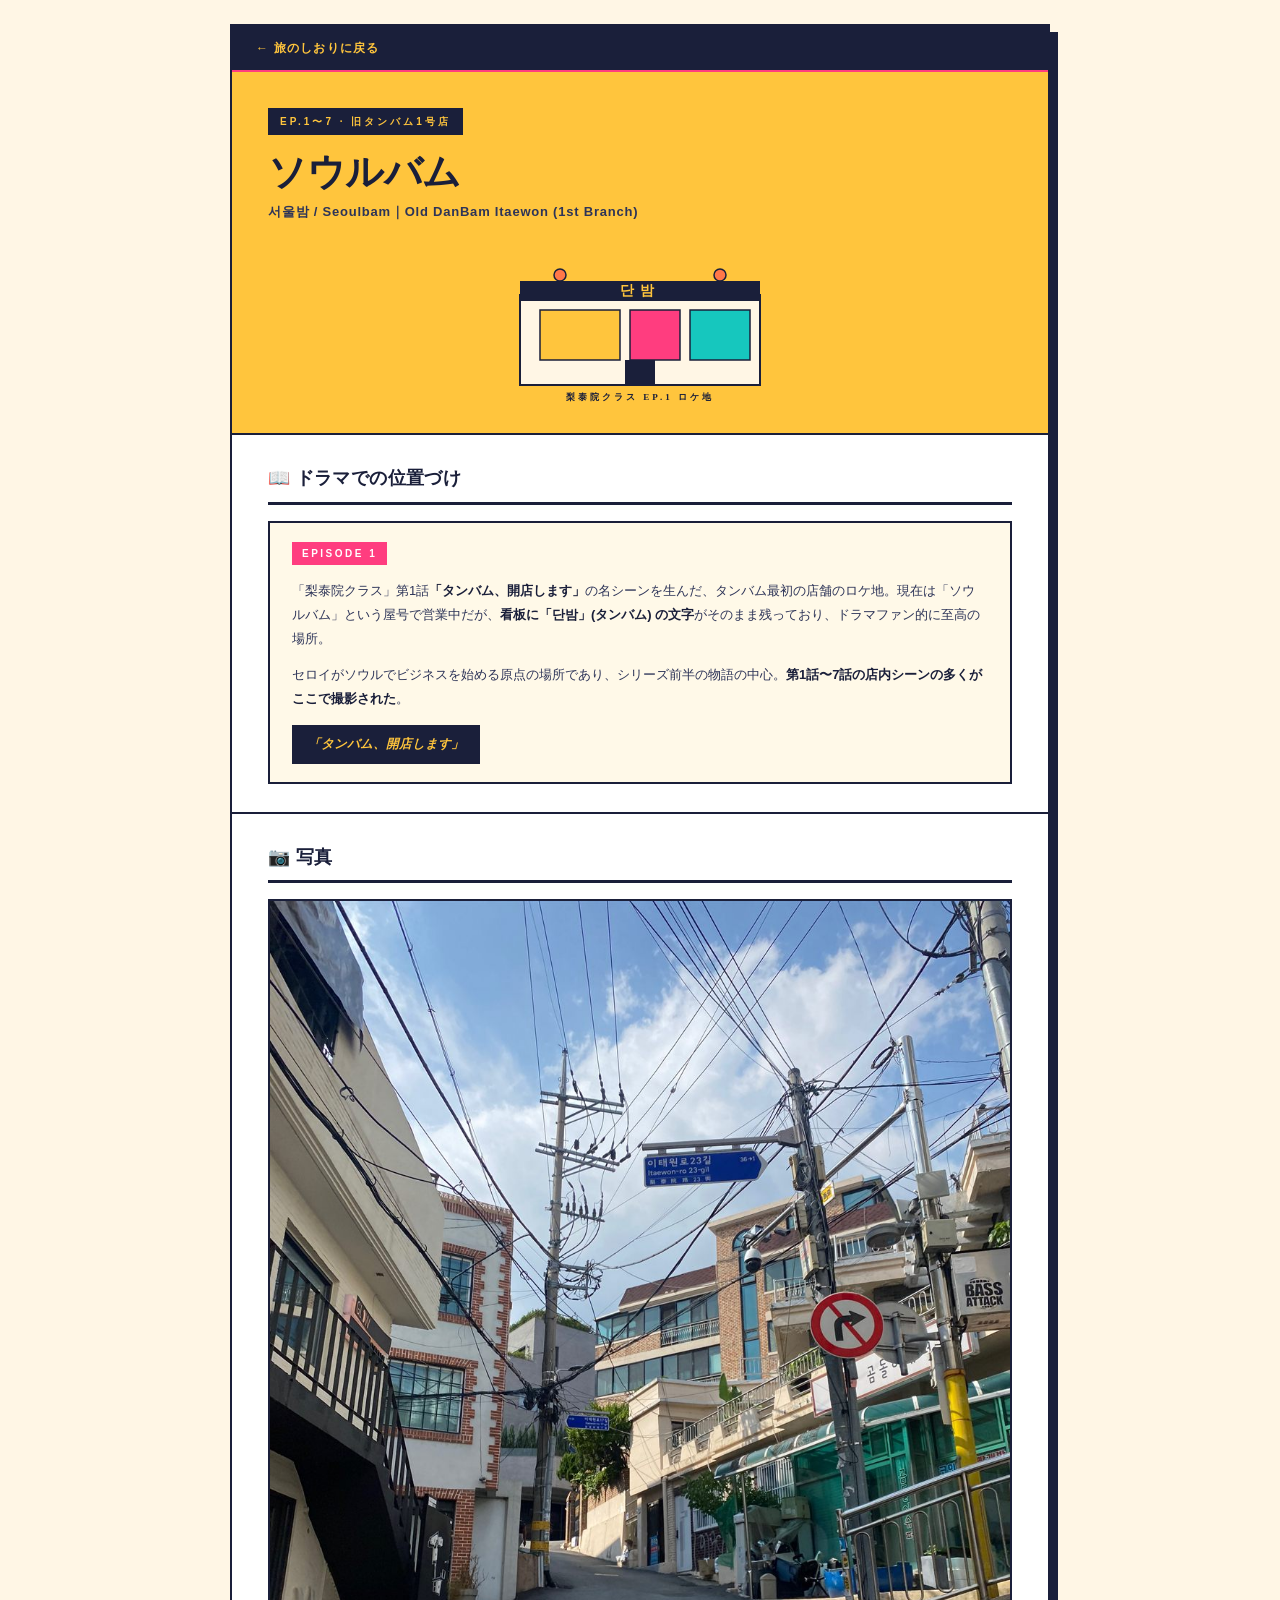
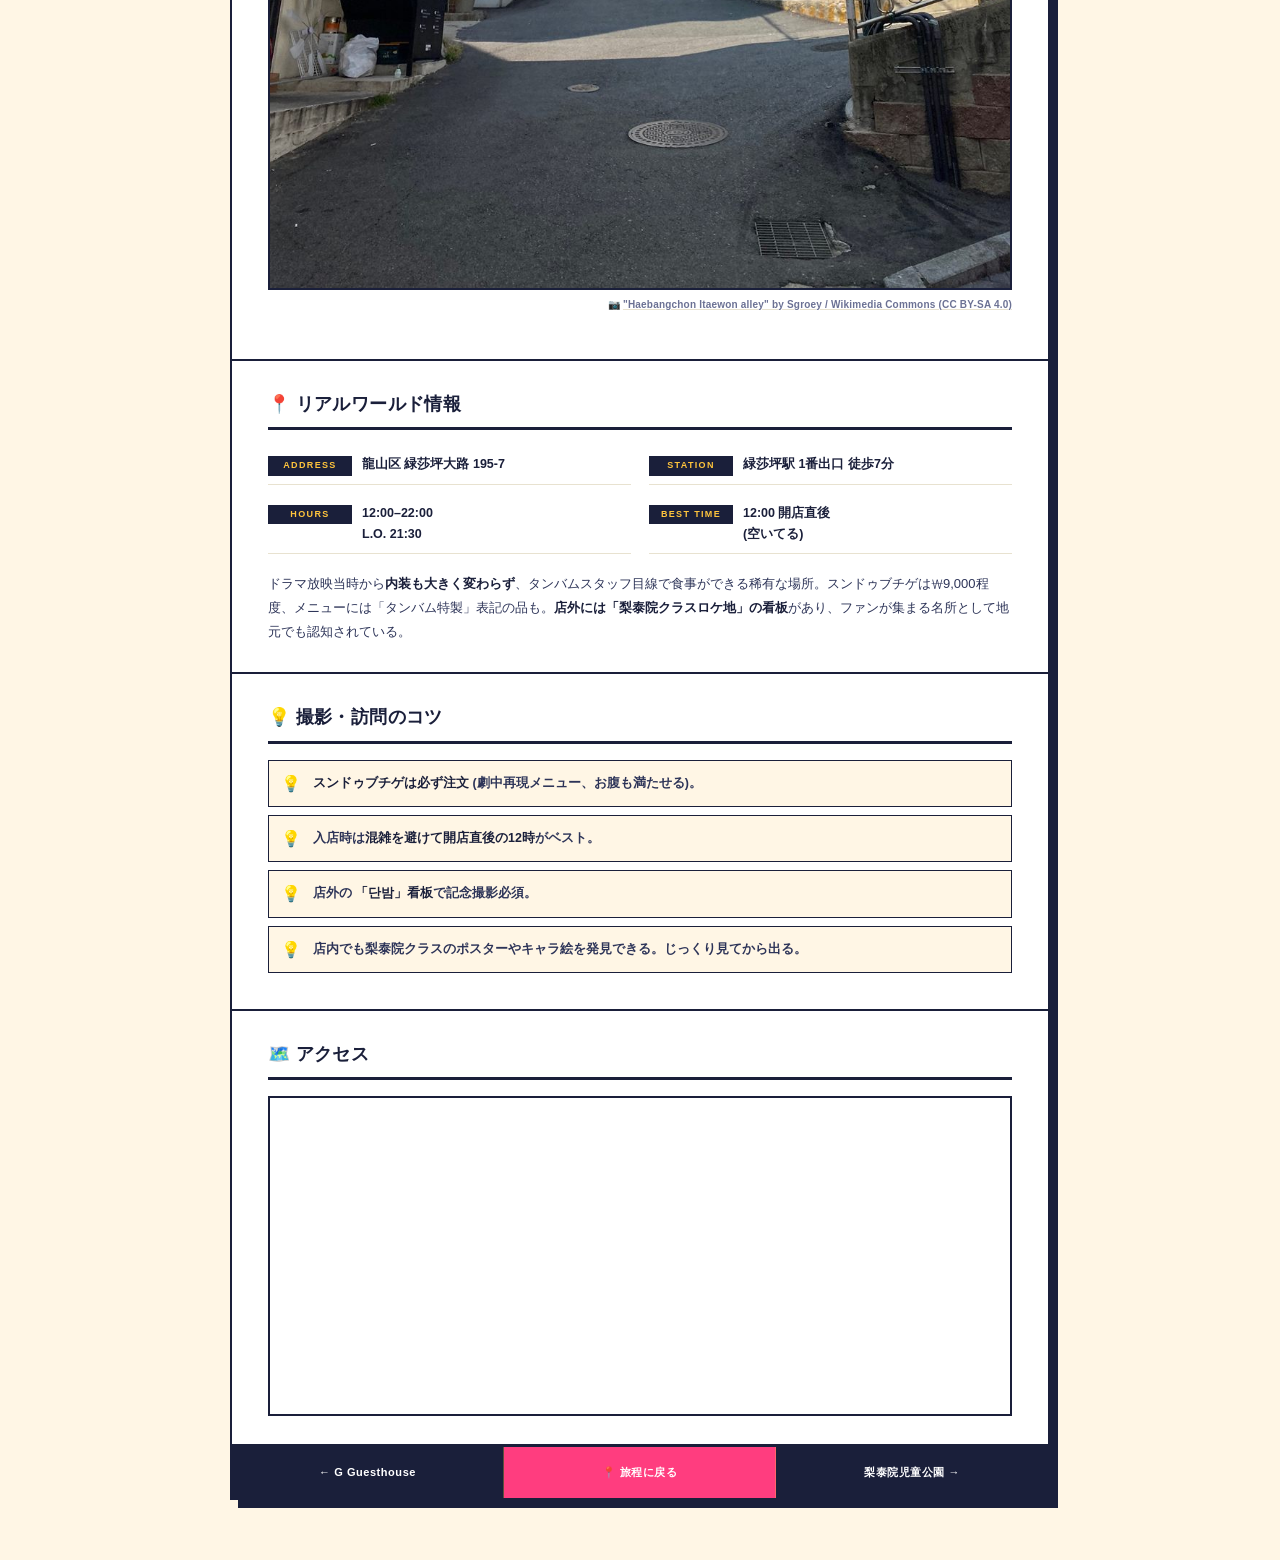
<file: spots/seoulpam.html>
<!DOCTYPE html>
<html lang="ja">
<head>
<meta charset="UTF-8">
<meta name="viewport" content="width=device-width, initial-scale=1.0">
<meta name="robots" content="noindex, nofollow">
<title>ソウルバム (旧タンバム1号店)｜梨泰院クラス聖地巡礼</title>
<link rel="stylesheet" href="style.css">
<link rel="apple-touch-icon" href="../apple-touch-icon.png">
<meta name="theme-color" content="#FFC53D">
</head>
<body>
<div class="spot-page">
  <a href="../index.html#itinerary" class="back-link">← 旅のしおりに戻る</a>

  <section class="spot-hero h-yellow">
    <div class="spot-ep">EP.1〜7 · 旧タンバム1号店</div>
    <h1 class="spot-title">ソウルバム</h1>
    <div class="spot-subtitle">서울밤 / Seoulbam｜Old DanBam Itaewon (1st Branch)</div>
    <svg class="spot-illust" viewBox="0 0 400 160" xmlns="http://www.w3.org/2000/svg">
      <rect x="0" y="0" width="400" height="160" fill="#FFC53D"/>
      <rect x="80" y="50" width="240" height="90" fill="#FFF6E5" stroke="#1A1F3A" stroke-width="2"/>
      <rect x="80" y="36" width="240" height="20" fill="#1A1F3A"/>
      <text x="200" y="50" text-anchor="middle" font-family="Meiryo UI" font-size="14" font-weight="900" fill="#FFC53D" letter-spacing="6">단밤</text>
      <rect x="100" y="65" width="80" height="50" fill="#FFC53D" stroke="#1A1F3A" stroke-width="1.5"/>
      <rect x="190" y="65" width="50" height="50" fill="#FF3D7F" stroke="#1A1F3A" stroke-width="1.5"/>
      <rect x="250" y="65" width="60" height="50" fill="#16C7BE" stroke="#1A1F3A" stroke-width="1.5"/>
      <rect x="185" y="115" width="30" height="25" fill="#1A1F3A"/>
      <circle cx="120" cy="30" r="6" fill="#FF7849" stroke="#1A1F3A" stroke-width="1.5"/>
      <circle cx="280" cy="30" r="6" fill="#FF7849" stroke="#1A1F3A" stroke-width="1.5"/>
      <text x="200" y="155" text-anchor="middle" font-family="Meiryo UI" font-size="9" font-weight="900" fill="#1A1F3A" letter-spacing="3">梨泰院クラス EP.1 ロケ地</text>
    </svg>
  </section>

  <section class="spot-section">
    <h2>📖 ドラマでの位置づけ</h2>
    <div class="ep-card">
      <div class="ep-label">EPISODE 1</div>
      <p>「梨泰院クラス」第1話<strong>「タンバム、開店します」</strong>の名シーンを生んだ、タンバム最初の店舗のロケ地。現在は「ソウルバム」という屋号で営業中だが、<strong>看板に「단밤」(タンバム) の文字</strong>がそのまま残っており、ドラマファン的に至高の場所。</p>
      <p>セロイがソウルでビジネスを始める原点の場所であり、シリーズ前半の物語の中心。<strong>第1話〜7話の店内シーンの多くがここで撮影された</strong>。</p>
      <div class="ep-quote">「タンバム、開店します」</div>
    </div>
  </section>

  <section class="spot-section">
    <h2>📷 写真</h2>
    <img class="spot-photo" src="photos/seoulpam.jpg" alt="解放村の路地（参考画像）">
    <div class="photo-credit">📷 <a href="https://commons.wikimedia.org/wiki/File:Haebangchon_itaewon_alley.jpg" target="_blank" rel="noopener">"Haebangchon Itaewon alley" by Sgroey / Wikimedia Commons (CC BY-SA 4.0)</a></div>
  </section>

  <section class="spot-section">
    <h2>📍 リアルワールド情報</h2>
    <div class="info-grid">
      <div class="info-row"><span class="k">ADDRESS</span><span class="v">龍山区 緑莎坪大路 195-7</span></div>
      <div class="info-row"><span class="k">STATION</span><span class="v">緑莎坪駅 1番出口 徒歩7分</span></div>
      <div class="info-row"><span class="k">HOURS</span><span class="v">12:00–22:00<br>L.O. 21:30</span></div>
      <div class="info-row"><span class="k">BEST TIME</span><span class="v">12:00 開店直後<br>(空いてる)</span></div>
    </div>
    <p class="lead-text">ドラマ放映当時から<strong>内装も大きく変わらず</strong>、タンバムスタッフ目線で食事ができる稀有な場所。スンドゥブチゲは₩9,000程度、メニューには「タンバム特製」表記の品も。<strong>店外には「梨泰院クラスロケ地」の看板</strong>があり、ファンが集まる名所として地元でも認知されている。</p>
  </section>

  <section class="spot-section">
    <h2>💡 撮影・訪問のコツ</h2>
    <ul class="tips-list">
      <li><strong>スンドゥブチゲは必ず注文</strong> (劇中再現メニュー、お腹も満たせる)。</li>
      <li>入店時は<strong>混雑を避けて開店直後の12時</strong>がベスト。</li>
      <li>店外の <strong>「단밤」看板</strong>で記念撮影必須。</li>
      <li>店内でも梨泰院クラスのポスターやキャラ絵を発見できる。じっくり見てから出る。</li>
    </ul>
  </section>

  <section class="spot-section">
    <h2>🗺️ アクセス</h2>
    <iframe class="spot-map" src="https://maps.google.com/maps?q=서울밤+해방촌&t=&z=17&ie=UTF8&iwloc=&output=embed" loading="lazy" referrerpolicy="no-referrer-when-downgrade"></iframe>
  </section>

  <nav class="spot-nav">
    <a href="g-guesthouse.html">← G Guesthouse</a>
    <a href="../index.html#itinerary" class="nav-home">📍 旅程に戻る</a>
    <a href="itaewon-park.html">梨泰院児童公園 →</a>
  </nav>
</div>
</body>
</html>
</file>
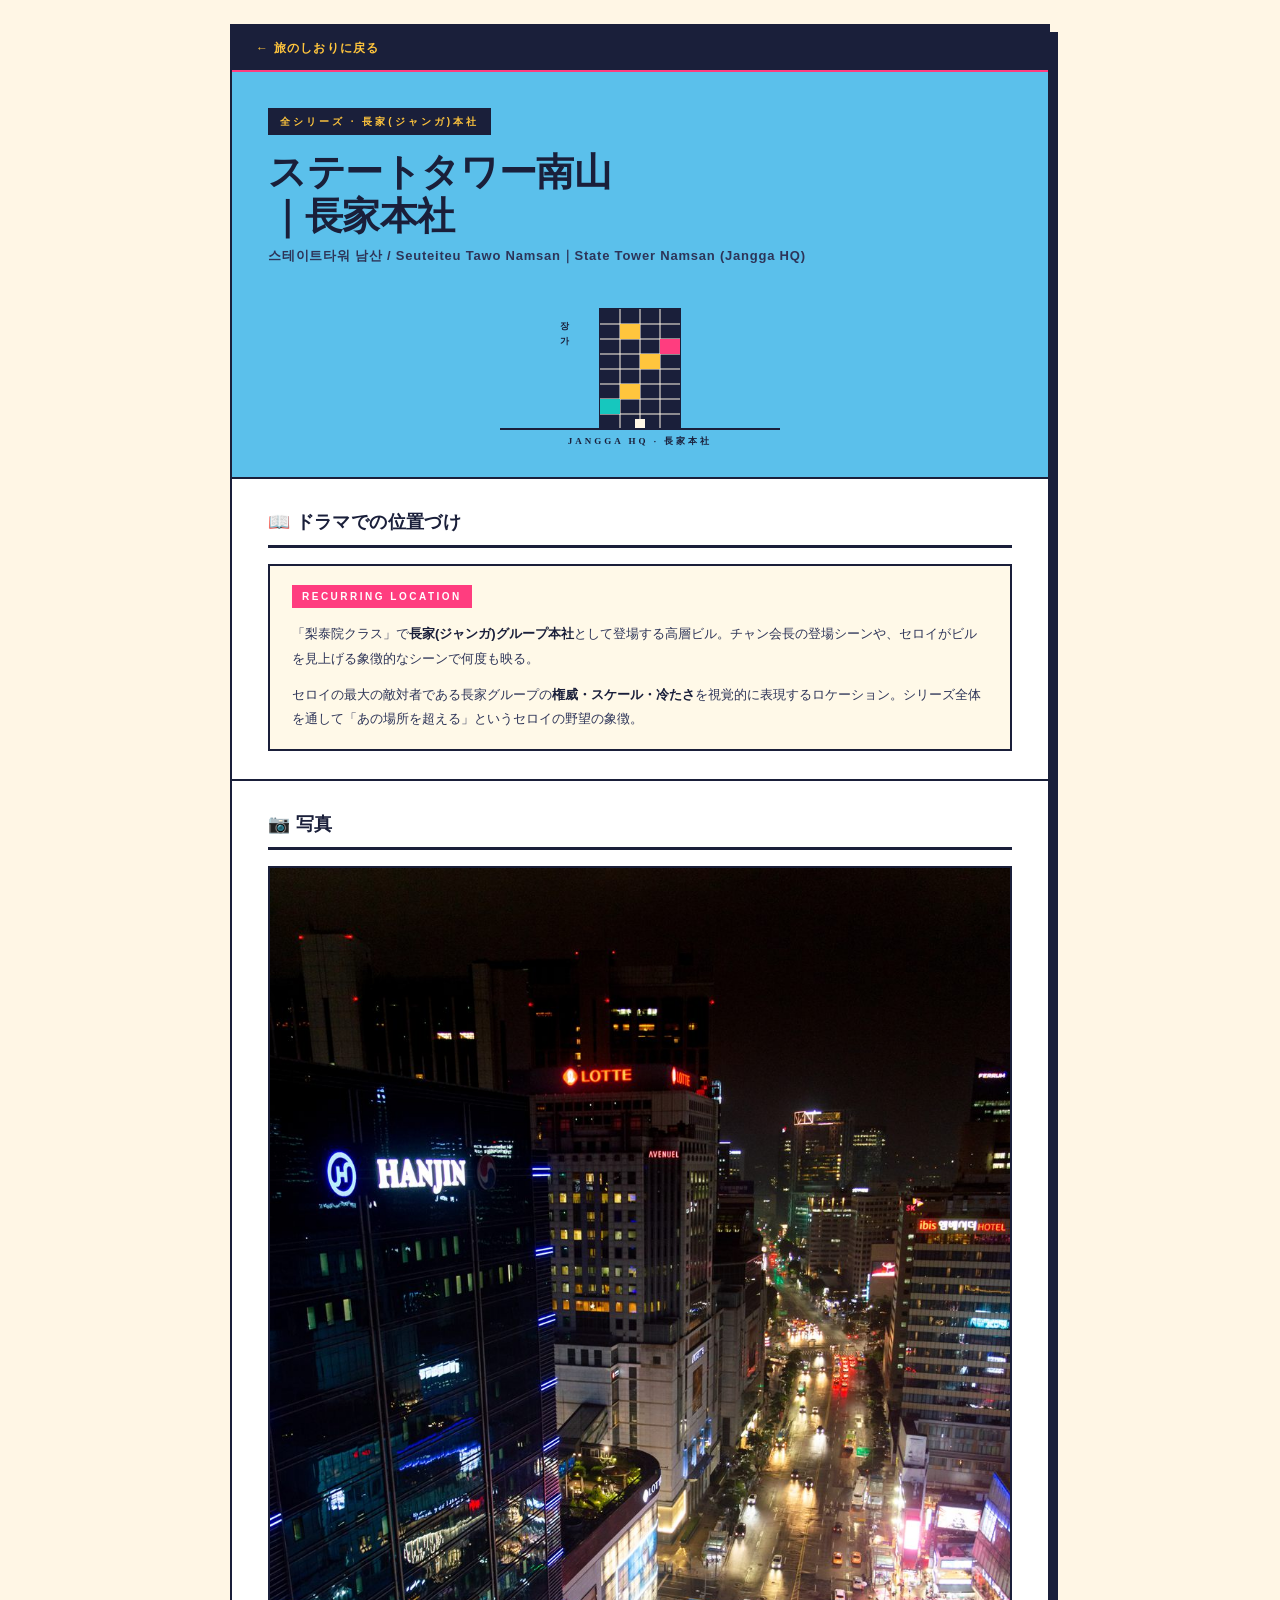
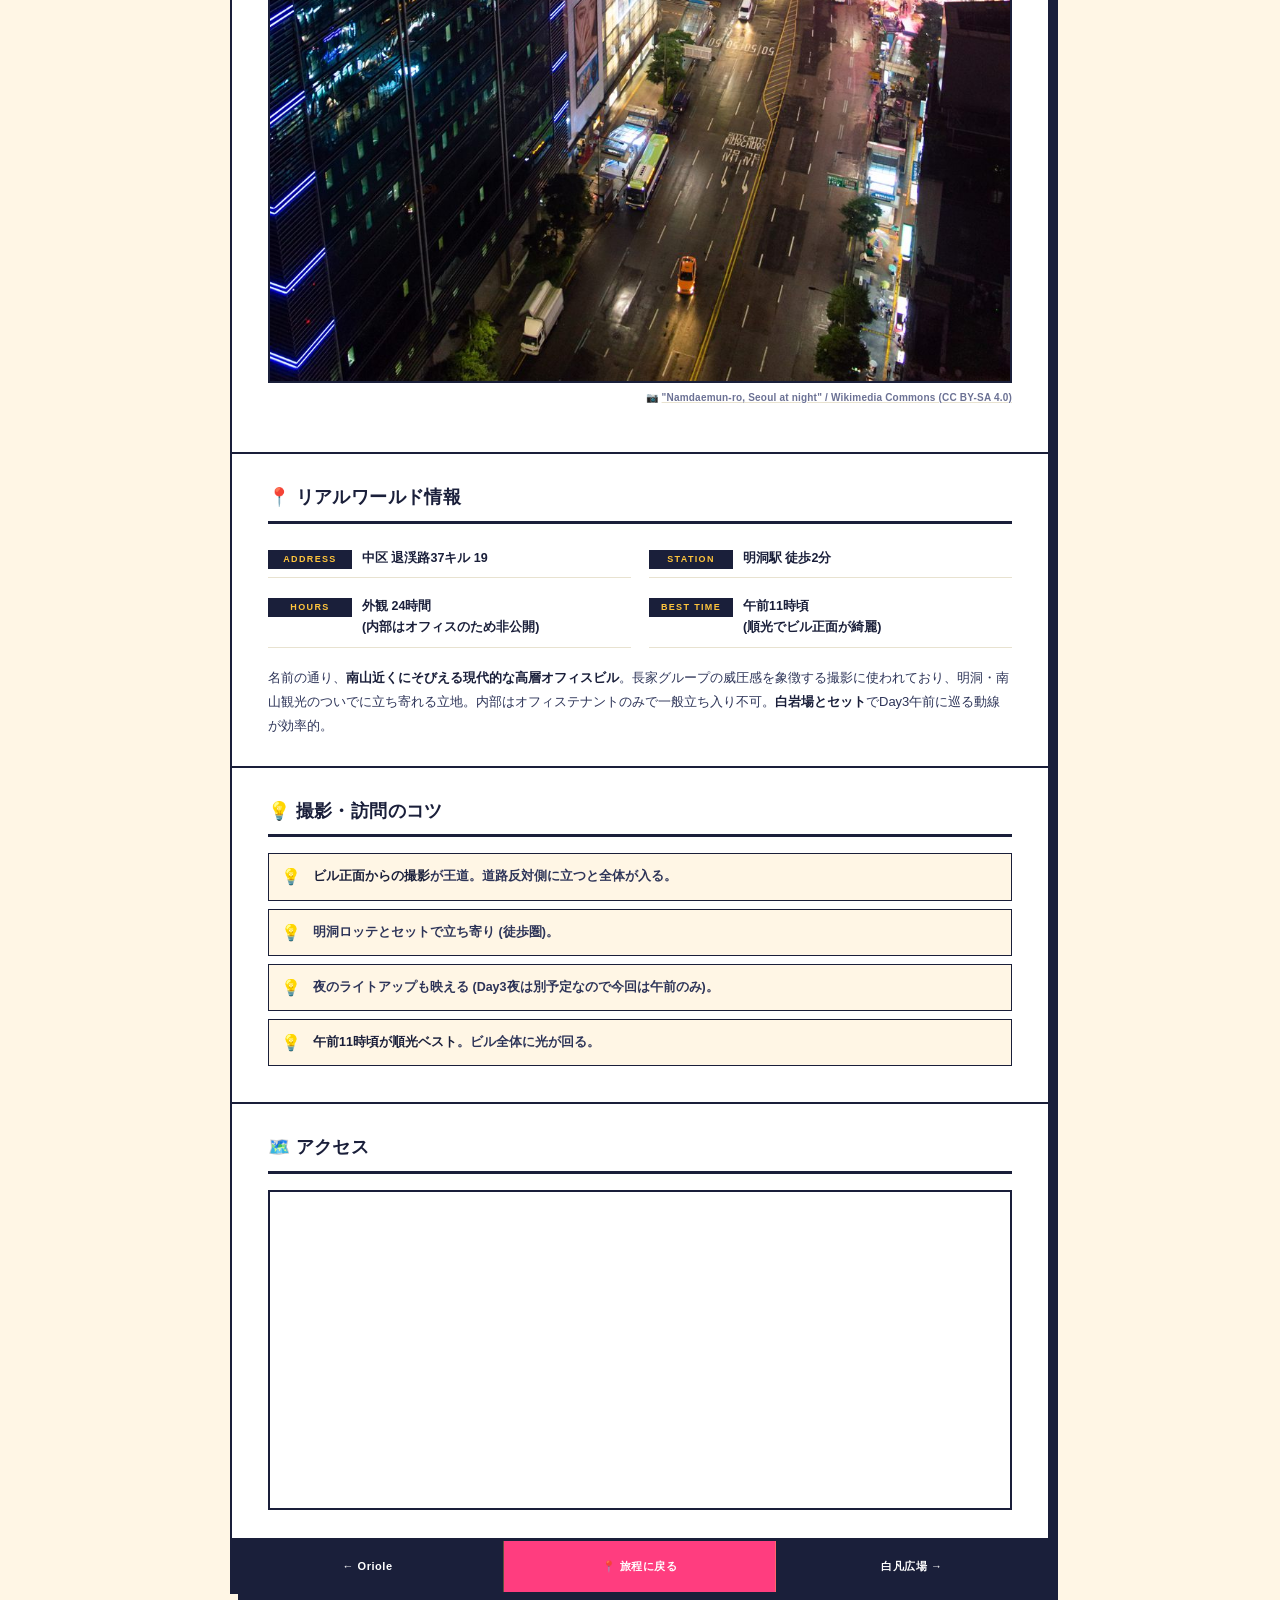
<file: spots/sky-tower-namsan.html>
<!DOCTYPE html>
<html lang="ja">
<head>
<meta charset="UTF-8">
<meta name="viewport" content="width=device-width, initial-scale=1.0">
<meta name="robots" content="noindex, nofollow">
<title>ステートタワー南山｜長家本社｜梨泰院クラス聖地巡礼</title>
<link rel="stylesheet" href="style.css">
<link rel="apple-touch-icon" href="../apple-touch-icon.png">
<meta name="theme-color" content="#5BC0EB">
</head>
<body>
<div class="spot-page">
  <a href="../index.html#itinerary" class="back-link">← 旅のしおりに戻る</a>

  <section class="spot-hero h-sky">
    <div class="spot-ep">全シリーズ · 長家(ジャンガ)本社</div>
    <h1 class="spot-title">ステートタワー南山<br>｜長家本社</h1>
    <div class="spot-subtitle">스테이트타워 남산 / Seuteiteu Tawo Namsan｜State Tower Namsan (Jangga HQ)</div>
    <svg class="spot-illust" viewBox="0 0 400 160" xmlns="http://www.w3.org/2000/svg">
      <rect x="0" y="0" width="400" height="160" fill="#5BC0EB"/>
      <rect x="160" y="20" width="80" height="120" fill="#1A1F3A" stroke="#1A1F3A" stroke-width="2"/>
      <g stroke="#FFF6E5" stroke-width="1" fill="none">
        <line x1="160" y1="35" x2="240" y2="35"/>
        <line x1="160" y1="50" x2="240" y2="50"/>
        <line x1="160" y1="65" x2="240" y2="65"/>
        <line x1="160" y1="80" x2="240" y2="80"/>
        <line x1="160" y1="95" x2="240" y2="95"/>
        <line x1="160" y1="110" x2="240" y2="110"/>
        <line x1="160" y1="125" x2="240" y2="125"/>
        <line x1="180" y1="20" x2="180" y2="140"/>
        <line x1="200" y1="20" x2="200" y2="140"/>
        <line x1="220" y1="20" x2="220" y2="140"/>
      </g>
      <rect x="180" y="35" width="20" height="15" fill="#FFC53D"/>
      <rect x="200" y="65" width="20" height="15" fill="#FFC53D"/>
      <rect x="180" y="95" width="20" height="15" fill="#FFC53D"/>
      <rect x="220" y="50" width="20" height="15" fill="#FF3D7F"/>
      <rect x="160" y="110" width="20" height="15" fill="#16C7BE"/>
      <rect x="195" y="130" width="10" height="10" fill="#FFF6E5"/>
      <line x1="60" y1="140" x2="340" y2="140" stroke="#1A1F3A" stroke-width="2"/>
      <text x="120" y="40" font-family="Meiryo UI" font-size="9" font-weight="900" fill="#1A1F3A">장</text>
      <text x="120" y="55" font-family="Meiryo UI" font-size="9" font-weight="900" fill="#1A1F3A">가</text>
      <text x="200" y="155" text-anchor="middle" font-family="Meiryo UI" font-size="9" font-weight="900" fill="#1A1F3A" letter-spacing="3">JANGGA HQ · 長家本社</text>
    </svg>
  </section>

  <section class="spot-section">
    <h2>📖 ドラマでの位置づけ</h2>
    <div class="ep-card">
      <div class="ep-label">RECURRING LOCATION</div>
      <p>「梨泰院クラス」で<strong>長家(ジャンガ)グループ本社</strong>として登場する高層ビル。チャン会長の登場シーンや、セロイがビルを見上げる象徴的なシーンで何度も映る。</p>
      <p>セロイの最大の敵対者である長家グループの<strong>権威・スケール・冷たさ</strong>を視覚的に表現するロケーション。シリーズ全体を通して「あの場所を超える」というセロイの野望の象徴。</p>
    </div>
  </section>

  <section class="spot-section">
    <h2>📷 写真</h2>
    <img class="spot-photo" src="photos/sky-tower-namsan.jpg" alt="南大門路の夜景（明洞・南山エリア）">
    <div class="photo-credit">📷 <a href="https://commons.wikimedia.org/wiki/File:Namdaemun-ro,_Seoul_at_night.jpg" target="_blank" rel="noopener">"Namdaemun-ro, Seoul at night" / Wikimedia Commons (CC BY-SA 4.0)</a></div>
  </section>

  <section class="spot-section">
    <h2>📍 リアルワールド情報</h2>
    <div class="info-grid">
      <div class="info-row"><span class="k">ADDRESS</span><span class="v">中区 退渓路37キル 19</span></div>
      <div class="info-row"><span class="k">STATION</span><span class="v">明洞駅 徒歩2分</span></div>
      <div class="info-row"><span class="k">HOURS</span><span class="v">外観 24時間<br>(内部はオフィスのため非公開)</span></div>
      <div class="info-row"><span class="k">BEST TIME</span><span class="v">午前11時頃<br>(順光でビル正面が綺麗)</span></div>
    </div>
    <p class="lead-text">名前の通り、<strong>南山近くにそびえる現代的な高層オフィスビル</strong>。長家グループの威圧感を象徴する撮影に使われており、明洞・南山観光のついでに立ち寄れる立地。内部はオフィステナントのみで一般立ち入り不可。<strong>白岩場とセット</strong>でDay3午前に巡る動線が効率的。</p>
  </section>

  <section class="spot-section">
    <h2>💡 撮影・訪問のコツ</h2>
    <ul class="tips-list">
      <li><strong>ビル正面からの撮影</strong>が王道。道路反対側に立つと全体が入る。</li>
      <li>明洞ロッテとセットで立ち寄り (徒歩圏)。</li>
      <li>夜のライトアップも映える (Day3夜は別予定なので今回は午前のみ)。</li>
      <li><strong>午前11時頃が順光ベスト</strong>。ビル全体に光が回る。</li>
    </ul>
  </section>

  <section class="spot-section">
    <h2>🗺️ アクセス</h2>
    <iframe class="spot-map" src="https://maps.google.com/maps?q=SkyTower+Namsan+Seoul&t=&z=16&ie=UTF8&iwloc=&output=embed" loading="lazy" referrerpolicy="no-referrer-when-downgrade"></iframe>
  </section>

  <nav class="spot-nav">
    <a href="oriole.html">← Oriole</a>
    <a href="../index.html#itinerary" class="nav-home">📍 旅程に戻る</a>
    <a href="baekak.html">白凡広場 →</a>
  </nav>
</div>
</body>
</html>
</file>
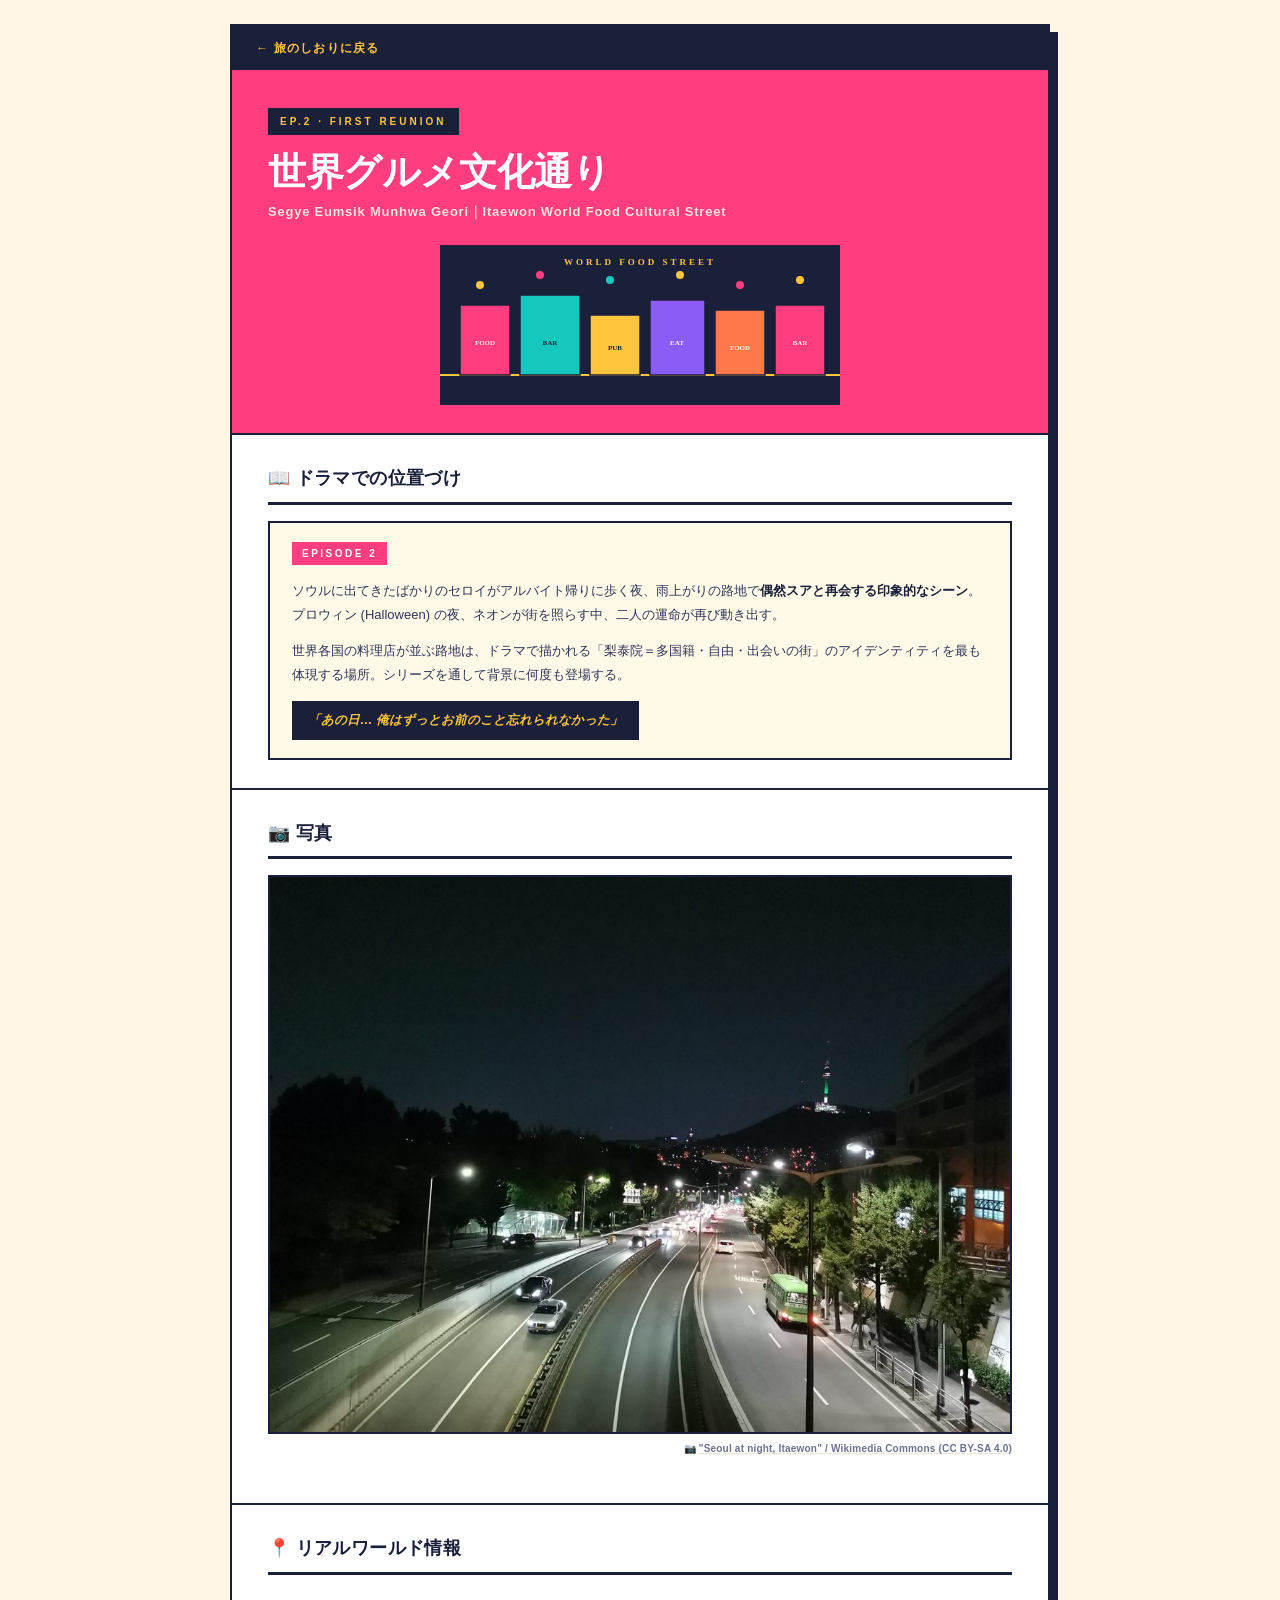
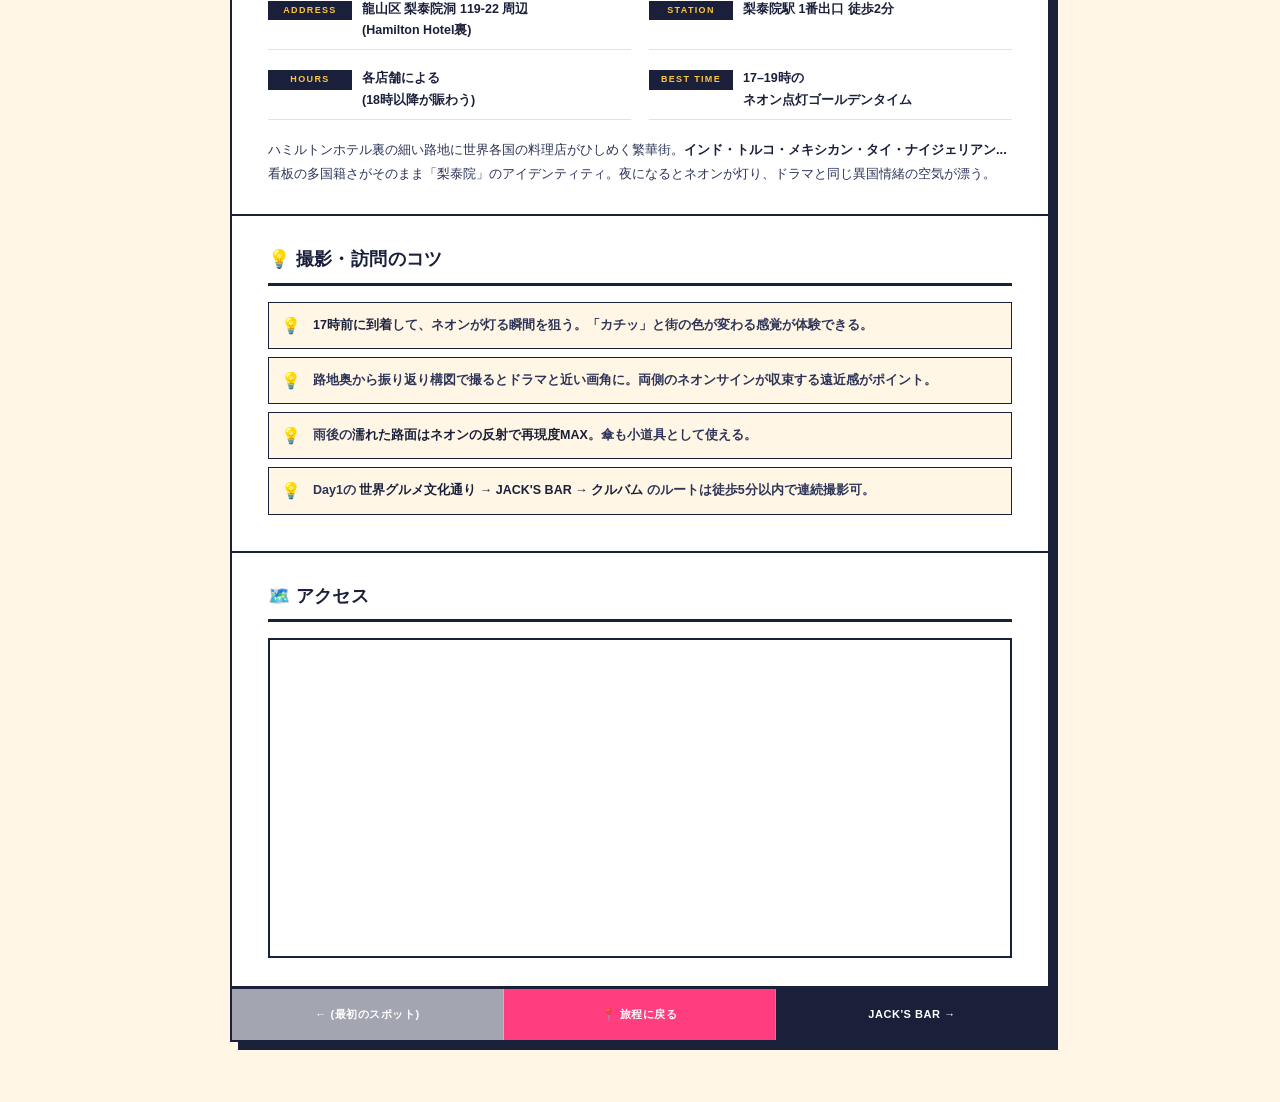
<file: spots/world-gourmet-street.html>
<!DOCTYPE html>
<html lang="ja">
<head>
<meta charset="UTF-8">
<meta name="viewport" content="width=device-width, initial-scale=1.0">
<meta name="robots" content="noindex, nofollow">
<title>世界グルメ文化通り｜梨泰院クラス聖地巡礼</title>
<link rel="stylesheet" href="style.css">
<link rel="apple-touch-icon" href="../apple-touch-icon.png">
<meta name="theme-color" content="#FF3D7F">
</head>
<body>
<div class="spot-page">
  <a href="../index.html#itinerary" class="back-link">← 旅のしおりに戻る</a>

  <section class="spot-hero h-pink">
    <div class="spot-ep">EP.2 · FIRST REUNION</div>
    <h1 class="spot-title">世界グルメ文化通り</h1>
    <div class="spot-subtitle">Segye Eumsik Munhwa Geori｜Itaewon World Food Cultural Street</div>
    <svg class="spot-illust" viewBox="0 0 400 160" xmlns="http://www.w3.org/2000/svg">
      <rect x="0" y="0" width="400" height="160" fill="#1A1F3A"/>
      <line x1="0" y1="130" x2="400" y2="130" stroke="#FFC53D" stroke-width="2"/>
      <rect x="20" y="60" width="50" height="70" fill="#FF3D7F" stroke="#1A1F3A" stroke-width="1.5"/>
      <rect x="80" y="50" width="60" height="80" fill="#16C7BE" stroke="#1A1F3A" stroke-width="1.5"/>
      <rect x="150" y="70" width="50" height="60" fill="#FFC53D" stroke="#1A1F3A" stroke-width="1.5"/>
      <rect x="210" y="55" width="55" height="75" fill="#8B5CF6" stroke="#1A1F3A" stroke-width="1.5"/>
      <rect x="275" y="65" width="50" height="65" fill="#FF7849" stroke="#1A1F3A" stroke-width="1.5"/>
      <rect x="335" y="60" width="50" height="70" fill="#FF3D7F" stroke="#1A1F3A" stroke-width="1.5"/>
      <text x="45" y="100" text-anchor="middle" font-family="Meiryo UI" font-size="7" font-weight="900" fill="#FFF6E5">FOOD</text>
      <text x="110" y="100" text-anchor="middle" font-family="Meiryo UI" font-size="7" font-weight="900" fill="#1A1F3A">BAR</text>
      <text x="175" y="105" text-anchor="middle" font-family="Meiryo UI" font-size="7" font-weight="900" fill="#1A1F3A">PUB</text>
      <text x="237" y="100" text-anchor="middle" font-family="Meiryo UI" font-size="7" font-weight="900" fill="#FFF6E5">EAT</text>
      <text x="300" y="105" text-anchor="middle" font-family="Meiryo UI" font-size="7" font-weight="900" fill="#FFF6E5">FOOD</text>
      <text x="360" y="100" text-anchor="middle" font-family="Meiryo UI" font-size="7" font-weight="900" fill="#FFF6E5">BAR</text>
      <circle cx="40" cy="40" r="4" fill="#FFC53D"/>
      <circle cx="100" cy="30" r="4" fill="#FF3D7F"/>
      <circle cx="170" cy="35" r="4" fill="#16C7BE"/>
      <circle cx="240" cy="30" r="4" fill="#FFC53D"/>
      <circle cx="300" cy="40" r="4" fill="#FF3D7F"/>
      <circle cx="360" cy="35" r="4" fill="#FFC53D"/>
      <text x="200" y="20" text-anchor="middle" font-family="Meiryo UI" font-size="9" letter-spacing="3" font-weight="900" fill="#FFC53D">WORLD FOOD STREET</text>
    </svg>
  </section>

  <section class="spot-section">
    <h2>📖 ドラマでの位置づけ</h2>
    <div class="ep-card">
      <div class="ep-label">EPISODE 2</div>
      <p>ソウルに出てきたばかりのセロイがアルバイト帰りに歩く夜、雨上がりの路地で<strong>偶然スアと再会する印象的なシーン</strong>。プロウィン (Halloween) の夜、ネオンが街を照らす中、二人の運命が再び動き出す。</p>
      <p>世界各国の料理店が並ぶ路地は、ドラマで描かれる「梨泰院＝多国籍・自由・出会いの街」のアイデンティティを最も体現する場所。シリーズを通して背景に何度も登場する。</p>
      <div class="ep-quote">「あの日… 俺はずっとお前のこと忘れられなかった」</div>
    </div>
  </section>

  <section class="spot-section">
    <h2>📷 写真</h2>
    <img class="spot-photo" src="photos/world-gourmet-street.jpg" alt="夜の梨泰院の街並み（参考画像）">
    <div class="photo-credit">📷 <a href="https://commons.wikimedia.org/wiki/File:Seoul_at_night,_itaewon.jpg" target="_blank" rel="noopener">"Seoul at night, Itaewon" / Wikimedia Commons (CC BY-SA 4.0)</a></div>
  </section>

  <section class="spot-section">
    <h2>📍 リアルワールド情報</h2>
    <div class="info-grid">
      <div class="info-row"><span class="k">ADDRESS</span><span class="v">龍山区 梨泰院洞 119-22 周辺<br>(Hamilton Hotel裏)</span></div>
      <div class="info-row"><span class="k">STATION</span><span class="v">梨泰院駅 1番出口 徒歩2分</span></div>
      <div class="info-row"><span class="k">HOURS</span><span class="v">各店舗による<br>(18時以降が賑わう)</span></div>
      <div class="info-row"><span class="k">BEST TIME</span><span class="v">17–19時の<br>ネオン点灯ゴールデンタイム</span></div>
    </div>
    <p class="lead-text">ハミルトンホテル裏の細い路地に世界各国の料理店がひしめく繁華街。<strong>インド・トルコ・メキシカン・タイ・ナイジェリアン...</strong>看板の多国籍さがそのまま「梨泰院」のアイデンティティ。夜になるとネオンが灯り、ドラマと同じ異国情緒の空気が漂う。</p>
  </section>

  <section class="spot-section">
    <h2>💡 撮影・訪問のコツ</h2>
    <ul class="tips-list">
      <li><strong>17時前に到着</strong>して、ネオンが灯る瞬間を狙う。「カチッ」と街の色が変わる感覚が体験できる。</li>
      <li>路地奥から振り返り構図で撮るとドラマと近い画角に。両側のネオンサインが収束する遠近感がポイント。</li>
      <li>雨後の<strong>濡れた路面はネオンの反射で再現度MAX</strong>。傘も小道具として使える。</li>
      <li>Day1の <strong>世界グルメ文化通り → JACK'S BAR → クルバム</strong> のルートは徒歩5分以内で連続撮影可。</li>
    </ul>
  </section>

  <section class="spot-section">
    <h2>🗺️ アクセス</h2>
    <iframe class="spot-map" src="https://maps.google.com/maps?q=Itaewon+World+Food+Street+Seoul&t=&z=17&ie=UTF8&iwloc=&output=embed" loading="lazy" referrerpolicy="no-referrer-when-downgrade"></iframe>
  </section>

  <nav class="spot-nav">
    <a href="#" class="disabled">← (最初のスポット)</a>
    <a href="../index.html#itinerary" class="nav-home">📍 旅程に戻る</a>
    <a href="jacks-bar.html">JACK'S BAR →</a>
  </nav>
</div>
</body>
</html>
</file>
<file: spots/style.css>
/* Spot detail page - shared styles */
:root {
  --cream: #FFF6E5;
  --paper: #FFFFFF;
  --ink: #1A1F3A;
  --ink-2: #2D3458;
  --muted: #6B7194;
  --pink: #FF3D7F;
  --yellow: #FFC53D;
  --mint: #16C7BE;
  --purple: #8B5CF6;
  --coral: #FF7849;
  --navy: #1A1F3A;
  --sky: #5BC0EB;
  --leaf: #3DCC91;
  --line-soft: #E8E2D0;
}

* { box-sizing: border-box; margin: 0; padding: 0; }

html, body {
  background: var(--cream);
  color: var(--ink);
  font-family: "Meiryo UI", "メイリオ", Meiryo, "Hiragino Kaku Gothic ProN", sans-serif;
  font-size: 14px;
  line-height: 1.7;
  -webkit-font-smoothing: antialiased;
}

body { padding: 24px 16px 60px; }

.spot-page {
  max-width: 820px;
  margin: 0 auto;
  background: var(--paper);
  border: 2px solid var(--navy);
  box-shadow: 8px 8px 0 var(--navy);
}

a { color: var(--pink); }

.back-link {
  display: block;
  background: var(--navy);
  color: var(--yellow);
  text-decoration: none;
  padding: 12px 24px;
  font-size: 12px;
  font-weight: 700;
  letter-spacing: 0.1em;
  border-bottom: 2px solid var(--pink);
  transition: background 0.2s, color 0.2s;
}
.back-link:hover { background: var(--pink); color: var(--paper); }

/* ===== Hero ===== */
.spot-hero {
  position: relative;
  padding: 36px 36px 28px;
  background: var(--yellow);
  border-bottom: 2px solid var(--navy);
}
.spot-hero.h-pink { background: var(--pink); color: var(--paper); }
.spot-hero.h-mint { background: var(--mint); }
.spot-hero.h-purple { background: var(--purple); color: var(--paper); }
.spot-hero.h-coral { background: var(--coral); color: var(--paper); }
.spot-hero.h-sky { background: var(--sky); }
.spot-hero.h-navy { background: var(--navy); color: var(--yellow); }
.spot-hero.h-leaf { background: var(--leaf); }
.spot-hero.h-yellow { background: var(--yellow); }

.spot-ep {
  display: inline-block;
  background: var(--navy);
  color: var(--yellow);
  font-size: 10px;
  letter-spacing: 0.3em;
  font-weight: 900;
  padding: 5px 12px;
  margin-bottom: 16px;
}
.spot-hero.h-navy .spot-ep { background: var(--yellow); color: var(--navy); }

.spot-title {
  font-size: 38px;
  font-weight: 900;
  letter-spacing: -0.01em;
  line-height: 1.15;
  color: var(--navy);
  margin-bottom: 6px;
}
.spot-hero.h-pink .spot-title,
.spot-hero.h-purple .spot-title,
.spot-hero.h-coral .spot-title { color: var(--paper); }
.spot-hero.h-navy .spot-title { color: var(--yellow); }

.spot-subtitle {
  font-size: 13px;
  font-weight: 700;
  letter-spacing: 0.06em;
  color: var(--ink-2);
}
.spot-hero.h-pink .spot-subtitle,
.spot-hero.h-purple .spot-subtitle,
.spot-hero.h-coral .spot-subtitle { color: rgba(255, 246, 229, 0.9); }
.spot-hero.h-navy .spot-subtitle { color: rgba(255, 197, 61, 0.8); }

.spot-illust {
  width: 100%;
  max-width: 480px;
  height: 160px;
  margin: 22px auto 0;
  display: block;
}

/* ===== Section ===== */
.spot-section {
  padding: 28px 36px;
  border-bottom: 2px solid var(--navy);
}
.spot-section:last-of-type { border-bottom: none; }
.spot-section h2 {
  font-size: 18px;
  font-weight: 900;
  margin-bottom: 16px;
  padding-bottom: 8px;
  border-bottom: 3px solid var(--navy);
  color: var(--navy);
  letter-spacing: 0.02em;
}

/* ===== Episode card ===== */
.ep-card {
  background: #FFF9E8;
  border: 2px solid var(--navy);
  padding: 18px 22px;
  position: relative;
}
.ep-label {
  display: inline-block;
  background: var(--pink);
  color: var(--paper);
  font-size: 10px;
  font-weight: 900;
  letter-spacing: 0.25em;
  padding: 3px 10px;
  margin-bottom: 14px;
}
.ep-card p {
  font-size: 13px;
  line-height: 1.85;
  color: var(--ink-2);
  margin-bottom: 12px;
}
.ep-card p strong { color: var(--navy); font-weight: 900; }
.ep-card p:last-of-type { margin-bottom: 0; }
.ep-quote {
  background: var(--navy);
  color: var(--yellow);
  padding: 10px 16px;
  font-style: italic;
  font-weight: 700;
  font-size: 12.5px;
  margin-top: 14px;
  display: inline-block;
  line-height: 1.5;
}

/* ===== Photo placeholder ===== */
.photo-placeholder {
  background: linear-gradient(135deg, #FFF9E8 25%, #FFE9F0 25%, #FFE9F0 50%, #FFF9E8 50%, #FFF9E8 75%, #FFE9F0 75%);
  background-size: 24px 24px;
  border: 2px dashed var(--navy);
  padding: 36px 24px;
  text-align: center;
  margin-bottom: 18px;
  font-size: 12px;
  color: var(--ink-2);
  font-weight: 700;
  line-height: 1.6;
}
.photo-placeholder::before {
  content: "📷";
  display: block;
  font-size: 40px;
  margin-bottom: 8px;
}
.photo-placeholder code {
  background: var(--navy);
  color: var(--yellow);
  padding: 2px 8px;
  font-size: 11px;
  font-family: "Consolas", monospace;
}

/* If photo exists, hide placeholder */
.spot-photo {
  width: 100%;
  display: block;
  border: 2px solid var(--navy);
  margin-bottom: 6px;
}
.photo-credit {
  font-size: 10px;
  color: var(--muted);
  margin-bottom: 18px;
  letter-spacing: 0.02em;
  text-align: right;
  font-weight: 700;
}
.photo-credit a {
  color: var(--muted);
  text-decoration: underline;
  text-decoration-color: var(--line-soft);
}
.photo-credit a:hover { color: var(--pink); }

/* ===== Info grid ===== */
.info-grid {
  display: grid;
  grid-template-columns: 1fr 1fr;
  gap: 10px 18px;
  margin-bottom: 18px;
}
.info-row {
  display: flex;
  gap: 10px;
  align-items: baseline;
  padding: 8px 0;
  border-bottom: 1px solid var(--line-soft);
  font-size: 12.5px;
}
.info-row .k {
  background: var(--navy);
  color: var(--yellow);
  font-size: 9px;
  letter-spacing: 0.15em;
  font-weight: 900;
  padding: 2px 8px;
  min-width: 84px;
  text-align: center;
  flex-shrink: 0;
}
.info-row .v {
  color: var(--ink);
  font-weight: 700;
  flex: 1;
}
.lead-text {
  font-size: 13px;
  line-height: 1.85;
  color: var(--ink-2);
}
.lead-text strong { color: var(--navy); font-weight: 900; }

/* ===== Tips list ===== */
.tips-list { list-style: none; }
.tips-list li {
  position: relative;
  padding: 12px 14px 12px 44px;
  margin-bottom: 8px;
  background: var(--cream);
  border: 1.5px solid var(--navy);
  font-size: 12.5px;
  line-height: 1.7;
  color: var(--ink-2);
  font-weight: 700;
}
.tips-list li::before {
  content: "💡";
  position: absolute;
  left: 12px;
  top: 9px;
  font-size: 16px;
}
.tips-list li strong { color: var(--navy); font-weight: 900; }

/* ===== Map ===== */
.spot-map {
  width: 100%;
  height: 320px;
  border: 2px solid var(--navy);
  display: block;
}

/* ===== Navigation footer ===== */
.spot-nav {
  display: grid;
  grid-template-columns: 1fr 1fr 1fr;
  border-top: 3px solid var(--navy);
}
.spot-nav a {
  padding: 16px 12px;
  text-decoration: none;
  color: var(--paper);
  background: var(--navy);
  font-size: 11px;
  font-weight: 900;
  letter-spacing: 0.05em;
  text-align: center;
  border-right: 1px solid rgba(255, 197, 61, 0.3);
  transition: background 0.2s, color 0.2s;
}
.spot-nav a:last-child { border-right: none; }
.spot-nav a:hover { background: var(--pink); }
.spot-nav a.nav-home { background: var(--pink); }
.spot-nav a.nav-home:hover { background: var(--yellow); color: var(--navy); }
.spot-nav a.disabled { opacity: 0.4; pointer-events: none; }

/* ===== Animations ===== */
@keyframes spotFadeIn {
  from { opacity: 0; transform: translateY(-12px); }
  to { opacity: 1; transform: translateY(0); }
}
@keyframes sectionFadeUp {
  from { opacity: 0; transform: translateY(20px); }
  to { opacity: 1; transform: translateY(0); }
}
.spot-hero { animation: spotFadeIn 0.7s ease-out both; }
.spot-section:nth-of-type(1) { animation: sectionFadeUp 0.7s ease-out 0.15s both; }
.spot-section:nth-of-type(2) { animation: sectionFadeUp 0.7s ease-out 0.3s both; }
.spot-section:nth-of-type(3) { animation: sectionFadeUp 0.7s ease-out 0.45s both; }
.spot-section:nth-of-type(4) { animation: sectionFadeUp 0.7s ease-out 0.6s both; }
.spot-section:nth-of-type(5) { animation: sectionFadeUp 0.7s ease-out 0.75s both; }

/* ===== Responsive ===== */
@media (max-width: 600px) {
  body { padding: 16px 10px 40px; }
  .spot-hero { padding: 28px 22px 22px; }
  .spot-title { font-size: 28px; }
  .spot-section { padding: 22px 22px; }
  .info-grid { grid-template-columns: 1fr; }
  .spot-nav { grid-template-columns: 1fr; }
  .spot-nav a { border-right: none; border-bottom: 1px solid rgba(255, 197, 61, 0.2); }
  .spot-nav a:last-child { border-bottom: none; }
}

@media (prefers-reduced-motion: reduce) {
  *, *::before, *::after {
    animation-duration: 0.001s !important;
    transition-duration: 0.001s !important;
  }
}
</file>
